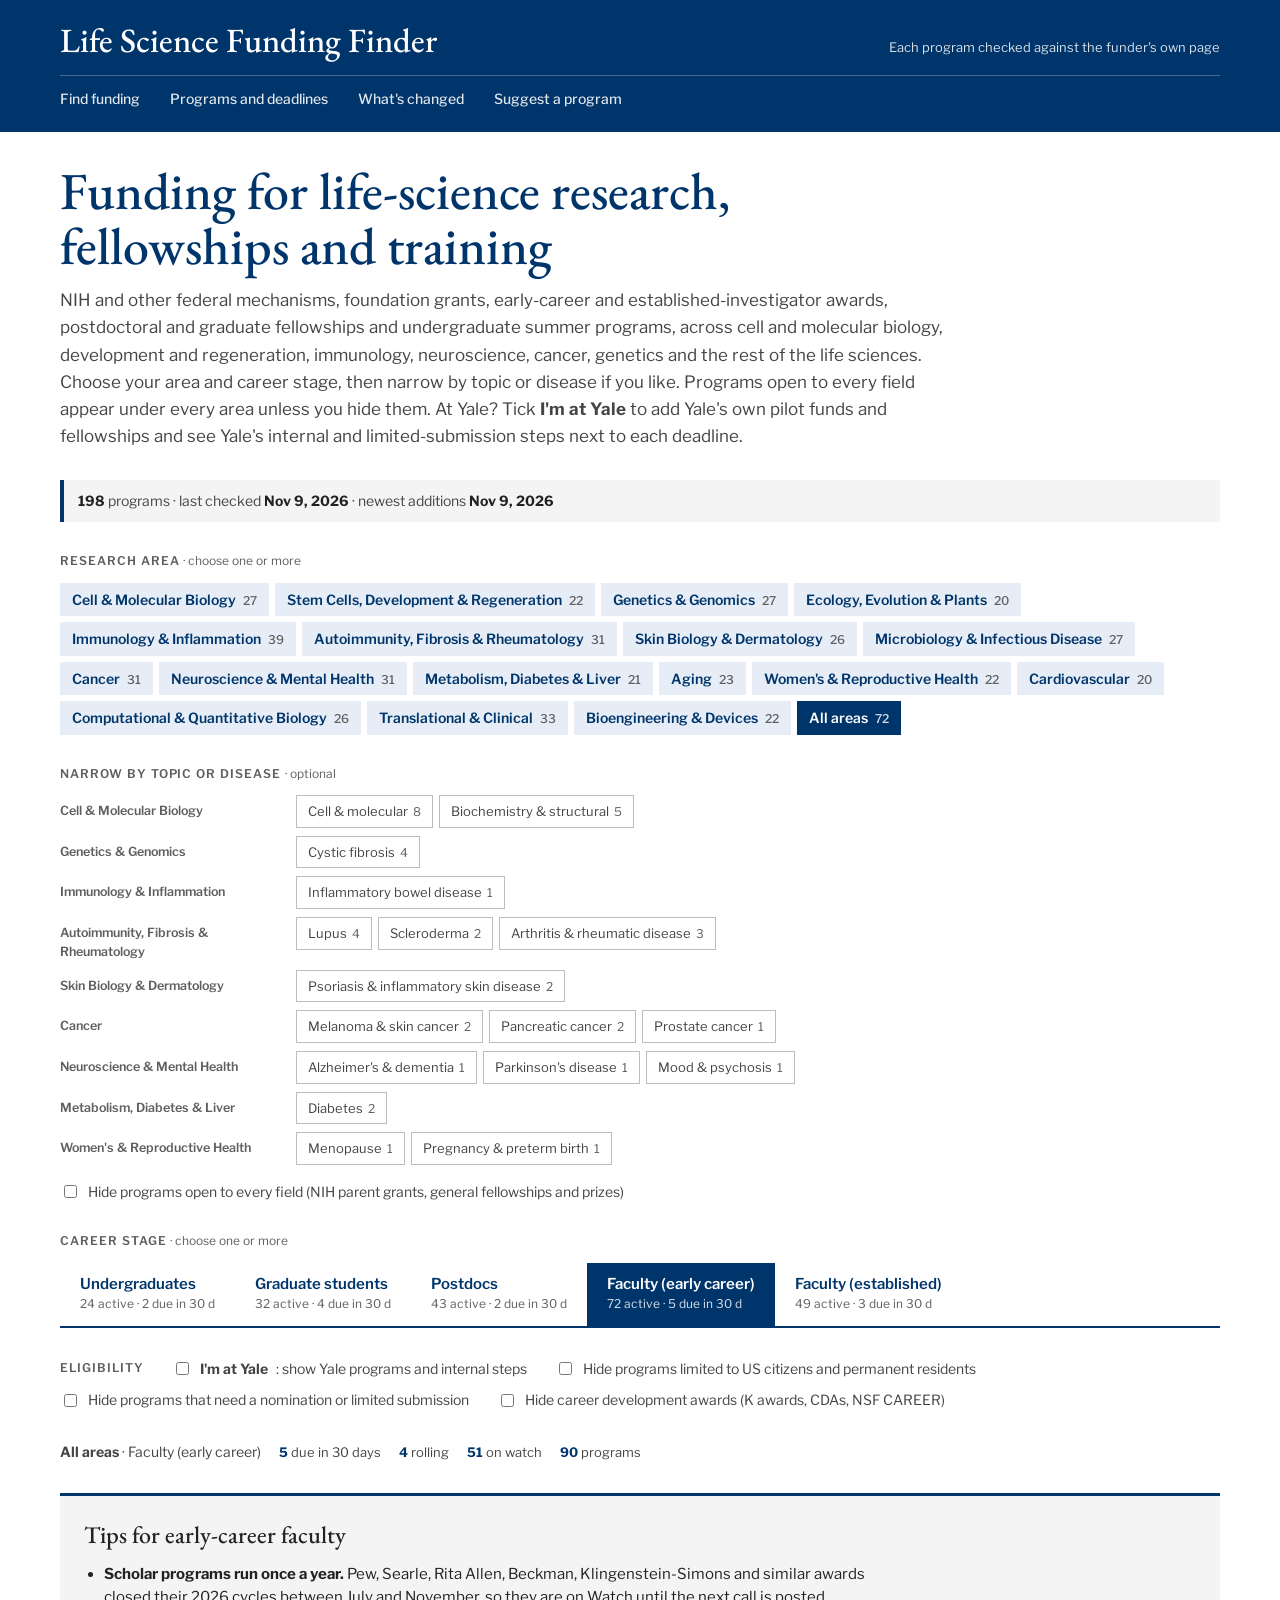
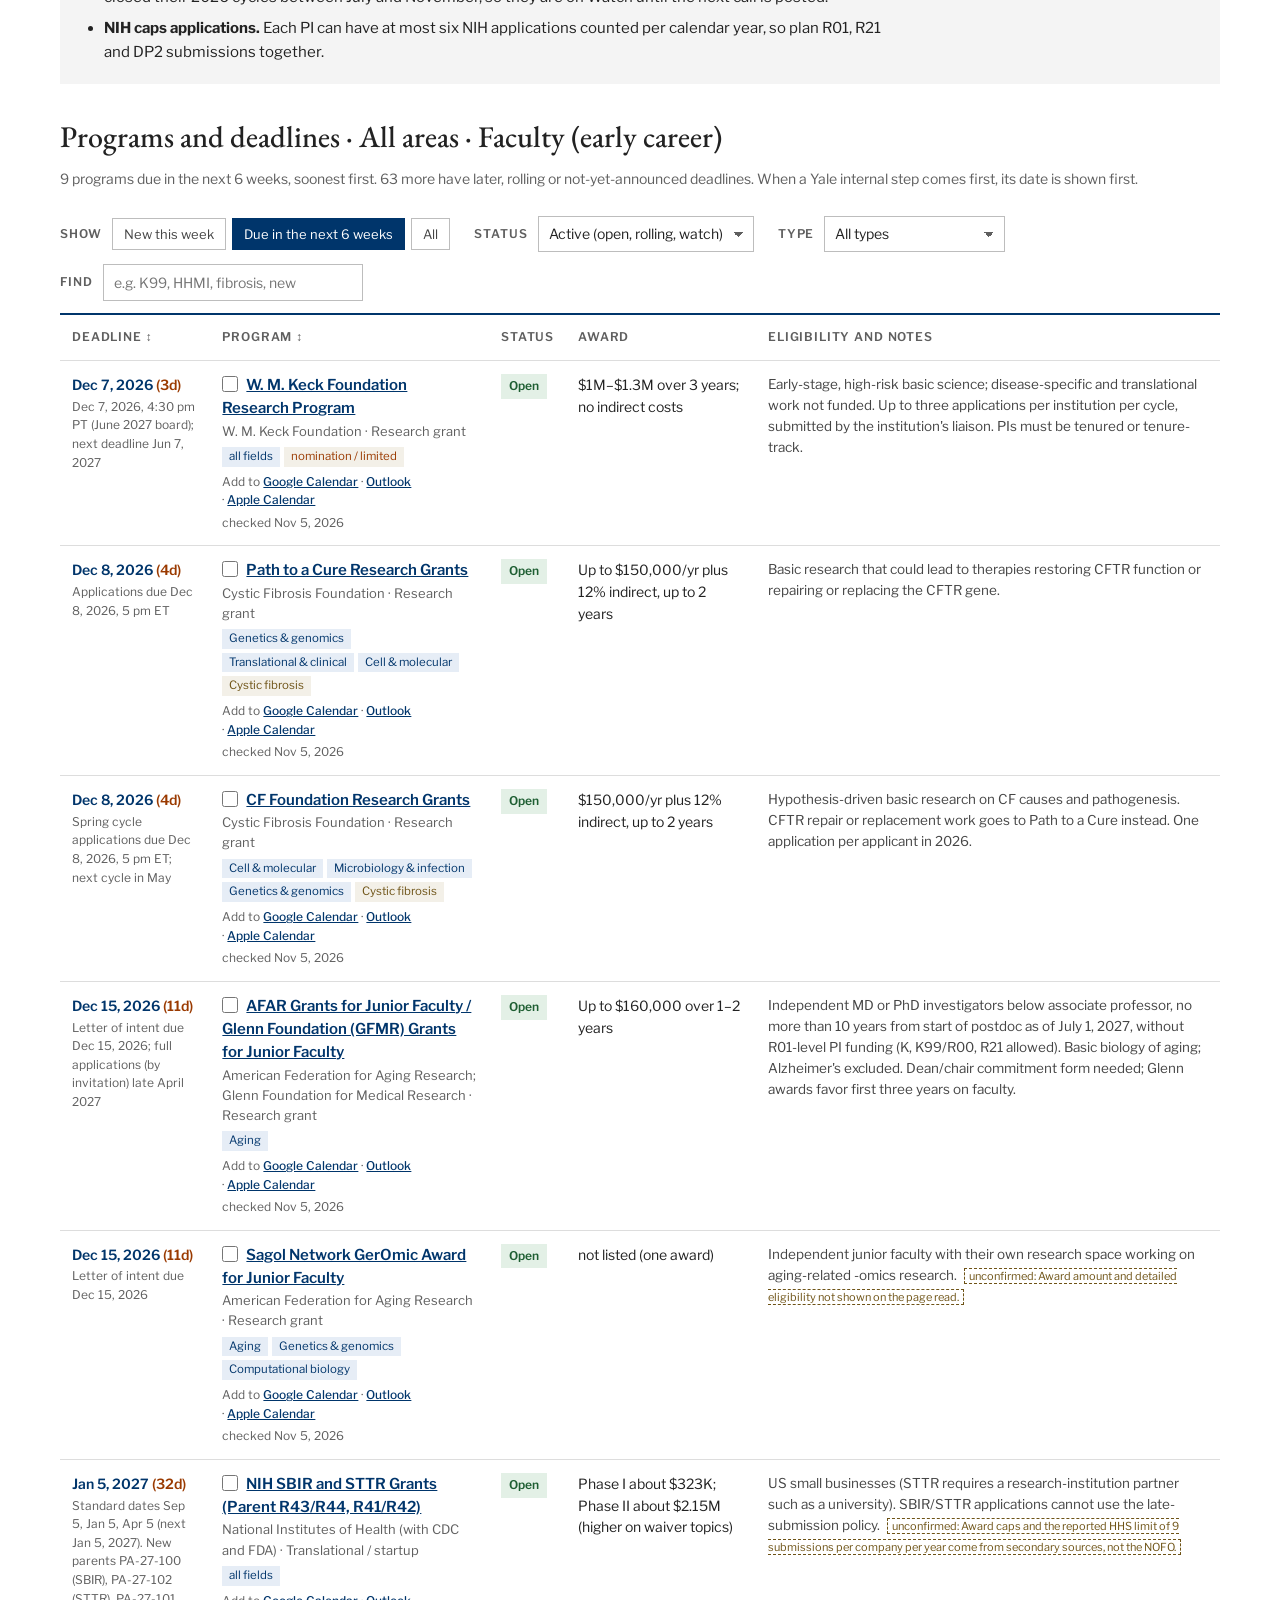
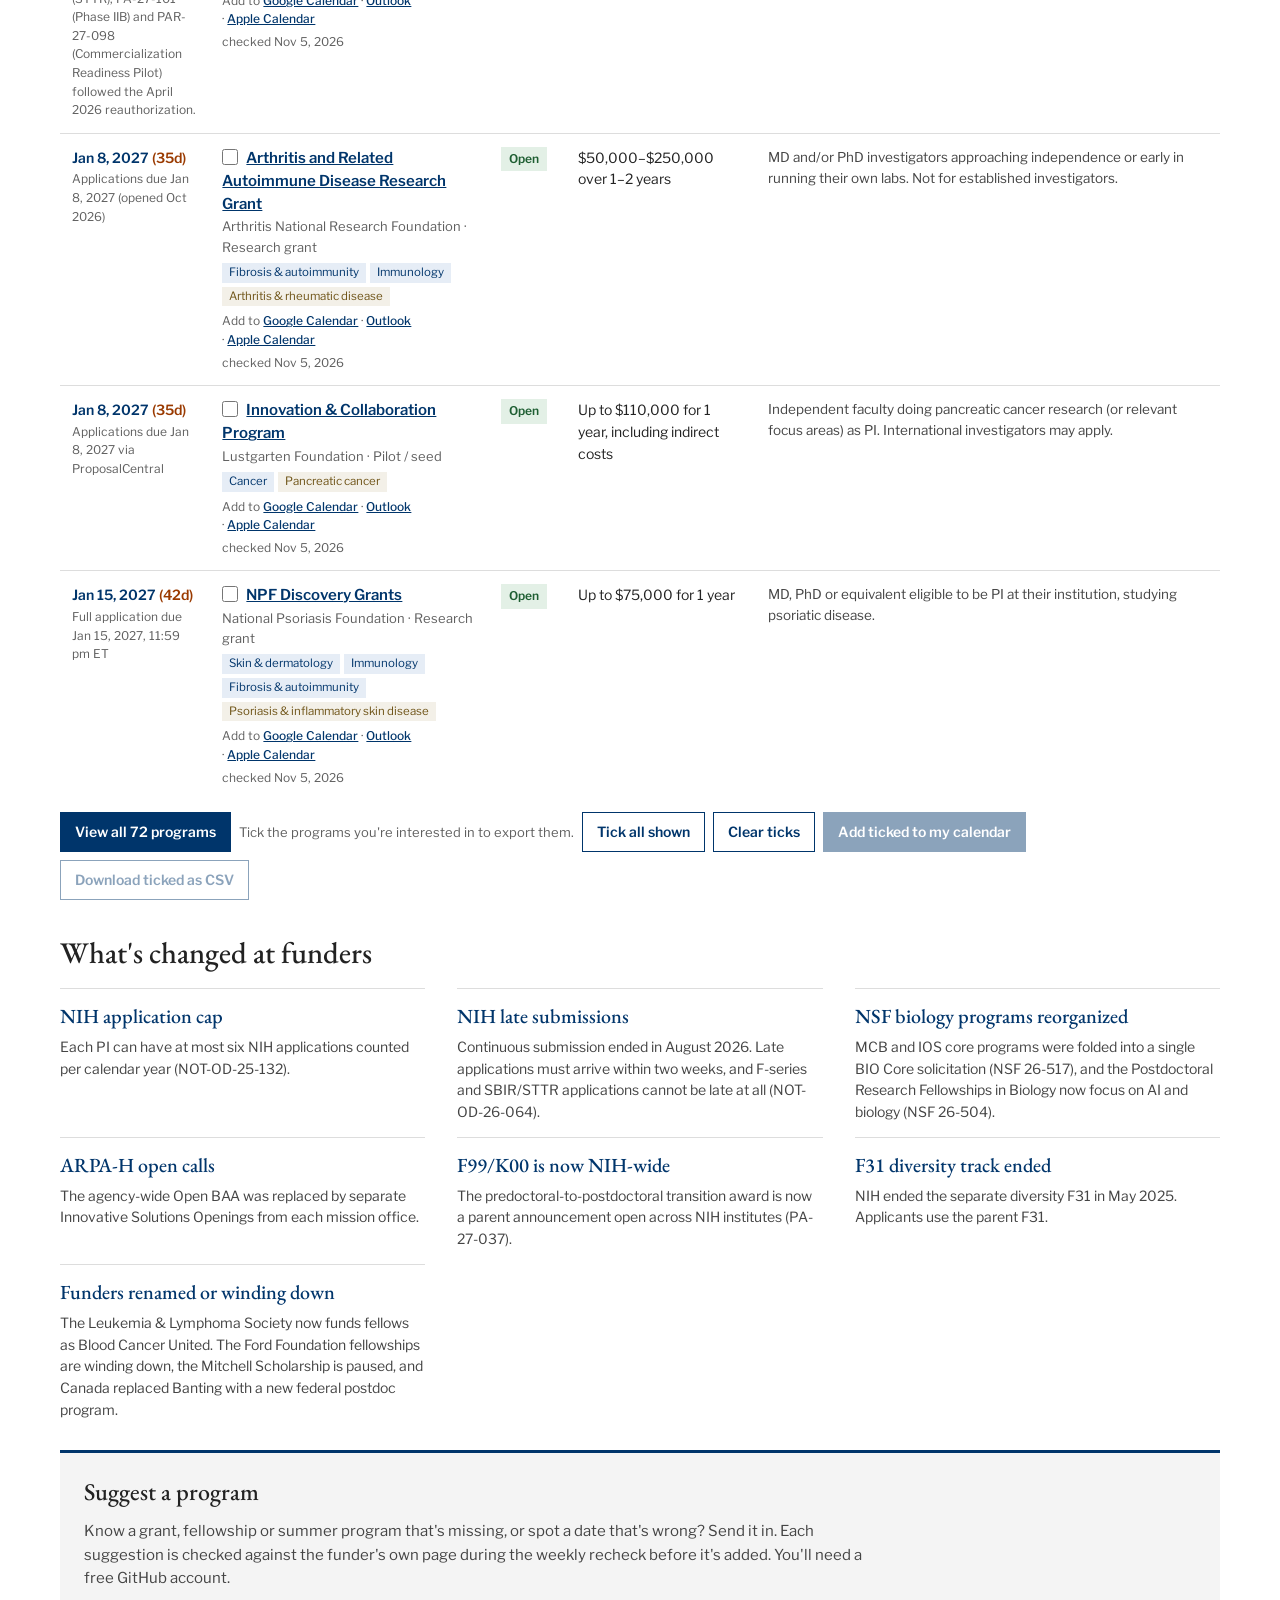
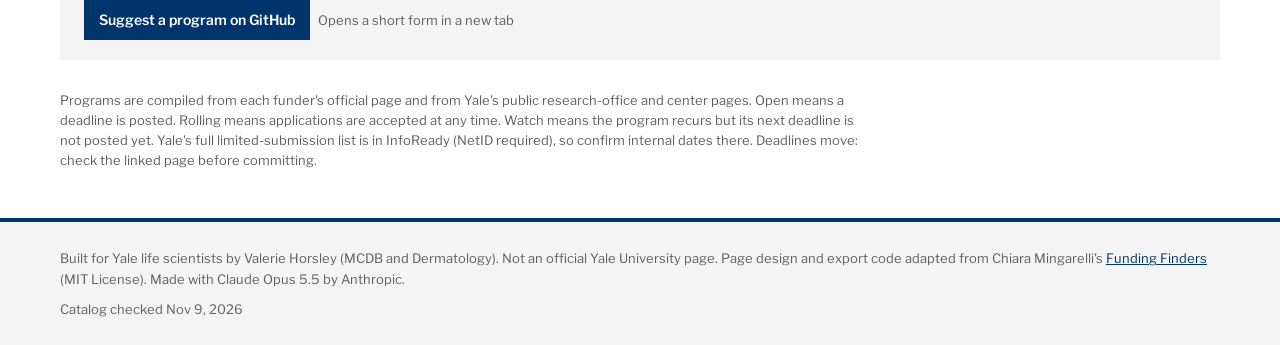
<file: index.html>
<!doctype html>
<html lang="en">
<head>
<meta charset="utf-8">
<meta name="viewport" content="width=device-width,initial-scale=1">
<title>Life Science Funding Finder</title>
<meta name="description" content="Grants, fellowships, career awards, pilot funds and student programs for Yale life scientists, with Yale internal and limited-submission steps.">
</head>
<body>
<link rel="preconnect" href="https://fonts.googleapis.com">
<link rel="preconnect" href="https://fonts.gstatic.com" crossorigin>
<link rel="stylesheet" href="https://fonts.googleapis.com/css2?family=EB+Garamond:wght@400;500;600&family=Libre+Franklin:wght@400;500;600;700&display=swap">
<style>
[hidden]{display:none!important}
:root{
  color-scheme:light dark;
  --bg:#FFFFFF; --surface:#FFFFFF; --surface-2:#F4F4F4; --ink:#222222; --ink-2:#444444; --ink-3:#5F5F5F;
  --line:#DDDDDD; --line-2:#BDBDBD; --accent:#00356B; --accent-2:#286DC0; --accent-ink:#FFFFFF; --accent-soft:#E6EDF6;
  --hot:#9A3A00; --warm:#6E5316; --warm-soft:#F3F0E8; --ok:#1E5E32; --ok-soft:#E3F0E6; --mute-soft:#EFEFEF; --new:#1F7A4D; --site:#00356B;
  --display:"EB Garamond",Garamond,Georgia,"Times New Roman",serif;
  --body:"Libre Franklin","Helvetica Neue",Helvetica,Arial,sans-serif;
  --mono:"Libre Franklin","Helvetica Neue",Helvetica,Arial,sans-serif;
}
*{box-sizing:border-box}
body{background:var(--bg);color:var(--ink);font-family:var(--body);font-size:15px;line-height:1.55;margin:0;padding:0;font-variant-numeric:tabular-nums}
.site{background:var(--site);color:#fff}
.site-in{max-width:1200px;margin:0 auto;padding-left:max(20px,env(safe-area-inset-left,0px));padding-right:max(20px,env(safe-area-inset-right,0px));padding-block:22px 0;display:flex;flex-direction:column;gap:16px}
.site-top{display:flex;justify-content:space-between;align-items:baseline;gap:12px;flex-wrap:wrap}
.site-kicker{font-size:13px;letter-spacing:.08em;text-transform:uppercase;opacity:.85}
.site-title{font-family:var(--display);font-size:34px;font-weight:500;line-height:1.1}
.site-meta{font-size:13px;opacity:.85}
.site nav{display:flex;gap:4px 30px;flex-wrap:wrap;font-size:14px;font-weight:500;border-top:1px solid rgba(255,255,255,.25);padding-block:12px}
.site nav a{color:#fff;text-decoration:none;opacity:.88;padding-bottom:8px;border-bottom:2px solid transparent}
.site nav a:hover,.site nav a:focus-visible{opacity:1;border-bottom-color:#fff}
.site nav a:focus-visible{outline:2px solid #fff;outline-offset:3px}
.wrap{max-width:1200px;margin:0 auto;padding-left:max(20px,env(safe-area-inset-left,0px));padding-right:max(20px,env(safe-area-inset-right,0px));padding-block:32px 0;display:flex;flex-direction:column;gap:30px}
a{color:var(--accent)} a:hover{color:var(--accent-2)}
a:focus-visible,button:focus-visible,input:focus-visible,select:focus-visible,textarea:focus-visible{outline:2px solid var(--accent-2);outline-offset:2px}
h1,h2,h3{font-family:var(--display);text-wrap:balance;margin:0;font-weight:500}
h1{font-size:clamp(34px,5vw,52px);line-height:1.05;color:var(--accent)}
h2{font-size:30px;color:var(--ink)}
h3{font-size:20px}
header{display:flex;flex-direction:column;gap:14px}
header p{margin:0;color:var(--ink-2);max-width:76ch;font-size:17px;line-height:1.6}
section{display:flex;flex-direction:column;gap:12px}
.steplbl{font-size:12px;font-weight:600;letter-spacing:.08em;text-transform:uppercase;color:var(--ink-3)}
.banner{display:flex;flex-wrap:wrap;gap:6px 16px;align-items:baseline;font-size:14px;color:var(--ink-2);background:var(--surface-2);border-left:4px solid var(--accent);padding:10px 14px}
.banner b{color:var(--ink)}
.banner.warn{border-left-color:var(--warm);background:var(--warm-soft)}











.stages{display:flex;flex-wrap:wrap;border-bottom:2px solid var(--accent)}
.stage{font:inherit;cursor:pointer;background:transparent;border:0;padding:12px 20px;text-align:left;color:var(--accent);display:flex;flex-direction:column;gap:2px}
.stage:hover{background:var(--accent-soft)}
.stage .sn{font-size:15px;font-weight:600;line-height:1.2}
.stage .sc{font-size:12px;color:var(--ink-3);font-weight:400}
.stage[aria-pressed="true"]{background:var(--accent);color:#fff}
.stage[aria-pressed="true"] .sc{color:#fff;opacity:.85}

.elig{display:flex;flex-wrap:wrap;gap:10px 28px;align-items:center;font-size:14px;color:var(--ink-2)}
.elig label{display:flex;gap:8px;align-items:center;cursor:pointer}
.ptype{display:grid;grid-template-columns:repeat(auto-fit,minmax(190px,1fr));gap:8px}
.ptbtn{font:inherit;text-align:left;padding:10px 12px;border:1px solid var(--line-2);background:var(--surface);color:var(--ink);cursor:pointer;display:flex;flex-direction:column;gap:2px;border-radius:0}
.ptbtn:hover{border-color:var(--accent)}
.ptbtn .pn{font-weight:600;font-size:14px}
.ptbtn .pd{font-size:12.5px;color:var(--ink-3)}
.ptbtn .fc{font-size:12px;font-weight:400;color:var(--ink-3);margin-left:4px}
.ptbtn[aria-pressed="true"] .fc{color:#fff;opacity:.85}
.ptbtn[aria-pressed="true"]{background:var(--accent);border-color:var(--accent);color:#fff}
.ptbtn[aria-pressed="true"] .pd{color:#dfe8f3}
.context{font-size:14px;color:var(--ink-2);display:flex;flex-wrap:wrap;gap:8px 18px;align-items:center}
.stat{font-size:13px;color:var(--ink-2)}
.stat b{color:var(--accent);font-weight:700}

.d-hot{color:var(--hot)} .d-warm{color:var(--hot)} .d-cool{color:var(--ink-3)}
.btn{font:inherit;font-size:14px;font-weight:600;background:var(--surface);border:1px solid var(--accent);border-radius:0;padding:8px 14px;color:var(--accent);cursor:pointer}
.btn:hover{background:var(--accent-soft)}
.btn.primary{background:var(--accent);border-color:var(--accent);color:#fff}
.btn:disabled{opacity:.5;cursor:default}

.panel{background:var(--surface-2);border:0;border-top:3px solid var(--accent);padding:20px 24px;display:flex;flex-direction:column;gap:10px}
.panel h2{font-size:24px}
.panel ul{margin:0;padding-left:20px;display:flex;flex-direction:column;gap:8px}
.panel li{max-width:80ch}
.panel p{margin:0;color:var(--ink-2);max-width:80ch}

.controls{display:flex;flex-wrap:wrap;gap:12px 24px;align-items:center}
.chips{display:flex;flex-wrap:wrap;gap:6px;align-items:center}
.chips .lbl{font-size:12px;font-weight:600;color:var(--ink-3);text-transform:uppercase;letter-spacing:.08em;margin-right:4px}
.chip{font:inherit;font-size:13px;padding:5px 11px;border-radius:0;border:1px solid var(--line-2);background:var(--surface);color:var(--ink-2);cursor:pointer}
.chip:hover{border-color:var(--accent)}
.chip[aria-pressed="true"]{background:var(--accent);color:#fff;border-color:var(--accent)}
.sel{font:inherit;font-size:14px;padding:6px 30px 6px 10px;border-radius:0;border:1px solid var(--line-2);background-color:var(--surface);color:var(--ink);max-width:100%;cursor:pointer;appearance:none;-webkit-appearance:none;background-image:linear-gradient(45deg,transparent 50%,var(--ink-3) 50%),linear-gradient(135deg,var(--ink-3) 50%,transparent 50%);background-position:calc(100% - 15px) 52%,calc(100% - 10px) 52%;background-size:5px 5px,5px 5px;background-repeat:no-repeat}
.sel:focus-visible{outline:2px solid var(--accent);outline-offset:1px}
.search{font:inherit;font-size:14px;padding:7px 10px;border-radius:0;border:1px solid var(--line-2);background:var(--surface);color:var(--ink);width:260px;max-width:100%}

.tablebox{overflow-x:auto;background:var(--surface);border-top:2px solid var(--accent)}
table{border-collapse:collapse;width:100%;min-width:980px;font-size:14px}
th,td{text-align:left;vertical-align:top;padding:13px 12px;border-bottom:1px solid var(--line)}
th{font-weight:600;font-size:12px;letter-spacing:.07em;text-transform:uppercase;color:var(--ink-3);background:var(--surface)}
th button{all:unset;cursor:pointer}
tr:last-child td{border-bottom:none}
td.dl{font-weight:600;color:var(--accent);white-space:nowrap;min-width:140px}
td.dl small{display:block;color:var(--ink-3);white-space:normal;max-width:22ch;font-weight:400;font-size:12px;margin-top:2px}
td.dl .yd{display:block;margin-top:8px;padding:5px 8px;background:var(--warm-soft);color:var(--warm);white-space:normal;font-weight:500;font-size:12px;max-width:24ch}
.pname{font-weight:600;font-size:15px}
.funder{color:var(--ink-3);font-size:13px}
.tags{display:flex;flex-wrap:wrap;gap:4px;margin-top:6px}
.tag{font-size:11.5px;color:var(--accent);background:var(--accent-soft);padding:1px 7px}
.tag.flag{color:var(--hot);background:var(--warm-soft)}
.tag.new{color:#fff;background:var(--new);font-weight:600}
.meta{font-size:12px;color:var(--ink-3);margin-top:6px;display:flex;flex-wrap:wrap;gap:4px 10px}
.note{color:var(--ink-2);font-size:13.5px}
.pill{display:inline-block;font-size:12px;font-weight:600;padding:3px 8px;white-space:nowrap}
.s-open{background:var(--ok-soft);color:var(--ok)}
.s-rolling{background:var(--accent-soft);color:var(--accent)}
.s-watch{background:var(--mute-soft);color:var(--ink-2)}
.s-closed{background:var(--mute-soft);color:var(--ink-3);text-decoration:line-through}
.unv{font-size:11px;color:var(--warm);border:1px dashed var(--warm);padding:0 4px;margin-left:4px}
.rowact{display:flex;flex-direction:column;gap:6px;min-width:130px}
#allSec .sub{margin:-4px 0 14px;color:var(--ink-3);font-size:14px}
td.dl .ext{display:block;color:var(--ink-2);font-weight:500;font-size:12.5px;margin-top:4px;white-space:normal}
td.dl .ylab{display:inline-block;font-size:11.5px;font-weight:600;padding:1px 6px;background:var(--warm-soft);color:var(--warm);margin-left:4px}
@media (max-width:720px){
  .tablebox{overflow:visible;border-top:2px solid var(--accent)}
  table{min-width:0}
  thead{display:none}
  tbody,tr,td{display:block;width:auto}
  tr{padding:14px 2px;border-bottom:1px solid var(--line);display:flex;flex-direction:column}
  tr td:nth-child(2){order:-1;margin-bottom:6px}
  td{border:none;padding:3px 0;min-width:0!important}
  td.dl{white-space:normal}
  td.dl small,td.dl .yd{max-width:none}
  td[data-l]::before{content:attr(data-l);display:block;font-size:11px;font-weight:600;letter-spacing:.07em;text-transform:uppercase;color:var(--ink-3);margin-top:6px}
  td[data-l=""]::before{display:none}
  .rowact{flex-direction:row;flex-wrap:wrap;min-width:0;margin-top:8px}
}
.mini{font:inherit;font-size:12.5px;padding:4px 8px;border-radius:0;border:1px solid var(--line-2);background:var(--surface);color:var(--ink-2);cursor:pointer;text-align:left}
.mini:hover{border-color:var(--accent)}
.mini[aria-pressed="true"]{background:var(--accent-soft);border-color:var(--accent);color:var(--accent)}
.empty{padding:24px 0;color:var(--ink-3)}

.changes{display:grid;grid-template-columns:repeat(auto-fit,minmax(300px,1fr));gap:14px 32px;margin:0;padding:0;list-style:none}
.changes li{border-top:1px solid var(--line);padding-top:12px;color:var(--ink-2);font-size:14px}
.changes li b{color:var(--accent);display:block;font-family:var(--display);font-size:20px;font-weight:500;margin-bottom:4px}

.form{display:grid;grid-template-columns:repeat(auto-fit,minmax(220px,1fr));gap:10px 14px}
.form label{display:flex;flex-direction:column;gap:4px;font-size:13px;color:var(--ink-2)}
.form input,.form select,.form textarea{font:inherit;font-size:14px;padding:7px 9px;border:1px solid var(--line-2);border-radius:0;background:var(--surface);color:var(--ink)}
.form textarea{min-height:64px;resize:vertical}
.form .wide{grid-column:1/-1}
.formrow{display:flex;gap:8px;align-items:center;flex-wrap:wrap}
.msg{font-size:13px;color:var(--ink-3)}
.coord{border-top-color:var(--accent-2)}
.ctabs{display:flex;gap:6px;flex-wrap:wrap}
.clist{display:flex;flex-direction:column;gap:8px}
.citem{background:var(--surface);border:1px solid var(--line);padding:10px 12px;display:flex;flex-direction:column;gap:4px}
.citem .who{font-size:13px;color:var(--ink-2)}
dialog{border:1px solid var(--line);border-top:4px solid var(--accent);border-radius:0;background:var(--surface);color:var(--ink);padding:20px 22px;max-width:min(760px,calc(100vw - 32px));width:100%}
dialog::backdrop{background:rgba(0,20,45,.45)}
.site-foot{margin-top:48px;background:var(--surface-2);border-top:4px solid var(--accent)}
.site-foot-in{max-width:1200px;margin:0 auto;padding-left:max(20px,env(safe-area-inset-left,0px));padding-right:max(20px,env(safe-area-inset-right,0px));padding-block:26px;display:flex;flex-wrap:wrap;justify-content:space-between;gap:10px 24px;font-size:13px;color:var(--ink-3)}
footer#foot{font-size:13px;color:var(--ink-3);max-width:90ch}

.pickbox{width:16px;height:16px;margin:0 8px 0 0;vertical-align:-2px;accent-color:var(--accent);cursor:pointer}
.btn:disabled{opacity:.45;cursor:default}
.cal{font-size:12px;color:var(--ink-3);white-space:nowrap}.cal a{font-weight:500}

@media (prefers-color-scheme:dark){:root:not([data-theme="light"]){--bg:#14171C; --surface:#1B1F26; --surface-2:#222831; --ink:#ECEEF2; --ink-2:#C9CED6; --ink-3:#9BA3AF;
  --line:#2F3641; --line-2:#475061; --accent:#8DB4E8; --accent-2:#B3CEF2; --accent-ink:#0E1A2B; --accent-soft:#1E2B3D;
  --hot:#F0A070; --warm:#E3C47A; --warm-soft:#2E281A; --ok:#86D19C; --ok-soft:#18301F; --mute-soft:#2A2F38; --new:#2E8F5F; --site:#0B2747;}}
:root[data-theme="dark"]{--bg:#14171C; --surface:#1B1F26; --surface-2:#222831; --ink:#ECEEF2; --ink-2:#C9CED6; --ink-3:#9BA3AF;
  --line:#2F3641; --line-2:#475061; --accent:#8DB4E8; --accent-2:#B3CEF2; --accent-ink:#0E1A2B; --accent-soft:#1E2B3D;
  --hot:#F0A070; --warm:#E3C47A; --warm-soft:#2E281A; --ok:#86D19C; --ok-soft:#18301F; --mute-soft:#2A2F38; --new:#2E8F5F; --site:#0B2747;}
.stage[aria-pressed="true"],.chip[aria-pressed="true"],.ptbtn[aria-pressed="true"],.btn.primary{color:var(--accent-ink)}
.site,.site a{color:#fff}
header p{color:var(--ink-2)}
a.btn{display:inline-block;text-decoration:none}a.btn.primary,a.btn.primary:hover{color:var(--accent-ink)}
.steplbl .hint{text-transform:none;letter-spacing:0;font-weight:400;color:var(--ink-3)}
#notes h2+ul+h2{margin-top:18px}

.topics{display:flex;flex-direction:column;gap:8px}
.tgroup{display:grid;grid-template-columns:1fr;gap:6px}
.tchips{display:flex;flex-wrap:wrap;gap:6px}
.tlbl{font-size:12.5px;font-weight:600;color:var(--ink-3)}
@media (min-width:900px){.tgroup{grid-template-columns:250px 1fr;align-items:start}.tlbl{padding-top:6px}}
.chip .cn{color:var(--ink-3);font-size:12px;margin-left:2px}
.chip[aria-pressed="true"] .cn{color:inherit;opacity:.85}
.tgen{display:flex;gap:8px;align-items:center;font-size:14px;color:var(--ink-2);cursor:pointer;margin-top:4px}
.tag.topic{background:var(--warm-soft);color:var(--warm)}
.fields{display:flex;flex-wrap:wrap;gap:6px}
.fbtn{font:inherit;cursor:pointer;display:inline-flex;align-items:baseline;gap:7px;background:var(--accent-soft);color:var(--accent);border:1px solid transparent;border-radius:0;padding:7px 11px;font-size:14px;font-weight:600;line-height:1.25;text-align:left;transition:background .12s,border-color .12s}
.fbtn:hover{background:var(--surface);border-color:var(--accent)}
.fbtn .fc{font-size:12px;font-weight:500;color:var(--ink-3);font-variant-numeric:tabular-nums}
.fbtn.x{border-color:var(--accent)}
.fbtn[aria-pressed="true"]{background:var(--accent);color:var(--accent-ink,#fff);border-color:var(--accent)}
.fbtn[aria-pressed="true"] .fc{color:var(--accent-ink,#fff);opacity:.85}
.fbtn:focus-visible{outline:2px solid var(--accent);outline-offset:2px}
@media (min-width:900px){.tgroup{grid-template-columns:230px 1fr}}

</style>

<div class="site">
  <div class="site-in">
    <div class="site-top">
      <span class="site-title">Life Science Funding Finder</span>
      <span class="site-meta">Each program checked against the funder's own page</span>
    </div>
    <nav aria-label="Page sections">
      <a href="#find">Find funding</a>
      <a href="#allSec">Programs and deadlines</a>
      <a href="#changedSec">What's changed</a>
      <a href="#suggestSec">Suggest a program</a>
    </nav>
  </div>
</div>
<div class="wrap">
  <header id="find">
    <h1>Funding for life-science research, fellowships and training</h1>
    <p>NIH and other federal mechanisms, foundation grants, early-career and established-investigator awards, postdoctoral and graduate fellowships and undergraduate summer programs, across cell and molecular biology, development and regeneration, immunology, neuroscience, cancer, genetics and the rest of the life sciences. Choose your area and career stage, then narrow by topic or disease if you like. Programs open to every field appear under every area unless you hide them. At Yale? Tick <b>I'm at Yale</b> to add Yale's own pilot funds and fellowships and see Yale's internal and limited-submission steps next to each deadline.</p>
  </header>

  <div class="banner" id="banner">Loading the program list…</div>

  <section>
    <span class="steplbl">Research area <span class="hint">· choose one or more</span></span>
    <div class="fields" id="fields"></div>
  </section>

  <section>
    <span class="steplbl">Narrow by topic or disease <span class="hint">· optional</span></span>
    <div id="topics" class="topics"></div>
    <label class="tgen"><input type="checkbox" id="noAll"> Hide programs open to every field (NIH parent grants, general fellowships and prizes)</label>
  </section>

  <section>
    <span class="steplbl">Career stage <span class="hint">· choose one or more</span></span>
    <nav class="stages" id="stages" aria-label="Career stage"></nav>
  </section>

  <div class="elig">
    <span class="steplbl">Eligibility</span>
    <label><input type="checkbox" id="atYale"> <b>I'm at Yale</b>: show Yale programs and internal steps</label>
    <label><input type="checkbox" id="noUS"> Hide programs limited to US citizens and permanent residents</label>
    <label><input type="checkbox" id="noNom"> Hide programs that need a nomination or limited submission</label>
    <label><input type="checkbox" id="noCD"> Hide career development awards (K awards, CDAs, NSF CAREER)</label>
  </div>

  <div class="context" id="context"></div>

  <div class="panel" id="notes"></div>

  <section id="allSec">
    <h2 id="allTitle">Programs and deadlines</h2>
    <p class="sub" id="allSub"></p>
    <div class="controls">
      <div class="chips" id="dueChips"></div>
      <div class="chips" id="statusChips"></div>
      <div class="chips" id="catChips"></div>
      <label class="chips"><span class="lbl">Find</span><input id="q" class="search" type="search" placeholder="e.g. K99, HHMI, fibrosis, new"></label>
    </div>
    <div class="tablebox">
      <table>
        <thead><tr>
          <th><button data-sort="deadline">Deadline ↕</button></th>
          <th><button data-sort="name">Program ↕</button></th>
          <th>Status</th>
          <th>Award</th>
          <th>Eligibility and notes</th>
        </tr></thead>
        <tbody id="rows"></tbody>
      </table>
    </div>
    <div class="formrow"><button class="btn primary" id="viewAllBtn" hidden></button><span class="msg" id="pickCount"></span><button class="btn" id="pickAllBtn" type="button">Tick all shown</button><button class="btn" id="pickClearBtn" type="button">Clear ticks</button><button class="btn primary" id="icsBtn" type="button">Add ticked to my calendar</button><button class="btn" id="csvBtn" type="button">Download ticked as CSV</button><span class="msg" id="csvMsg"></span></div>
  </section>

  <section id="changedSec">
    <h2>What's changed at funders</h2>
    <ul class="changes" id="changes"></ul>
  </section>

  <section class="panel" id="suggestSec">
    <h2>Suggest a program</h2>
    <p>Know a grant, fellowship or summer program that's missing, or spot a date that's wrong? Send it in. Each suggestion is checked against the funder's own page during the weekly recheck before it's added. You'll need a free GitHub account.</p>
    <div class="formrow"><a class="btn primary" href="https://github.com/vhorsley/horsley-life-science-funding-finder/issues/new?template=suggest-program.yml" target="_blank" rel="noopener">Suggest a program on GitHub</a><span class="msg">Opens a short form in a new tab</span></div>
  </section>

  <footer id="foot">Programs are compiled from each funder's official page and from Yale's public research-office and center pages. Open means a deadline is posted. Rolling means applications are accepted at any time. Watch means the program recurs but its next deadline is not posted yet. Yale's full limited-submission list is in InfoReady (NetID required), so confirm internal dates there. Deadlines move: check the linked page before committing.</footer>
</div>
<div class="site-foot"><div class="site-foot-in"><span>Built for Yale life scientists by Valerie Horsley (MCDB and Dermatology). Not an official Yale University page. Page design and export code adapted from Chiara Mingarelli's <a href="https://github.com/ChiaraMingarelli/funding-finders">Funding Finders</a> (MIT License). Made with Claude Opus 5.5 by Anthropic.</span><span id="footDate"></span></div></div>

<!-- SNAPSHOT:START -->
<script id="snapshot" type="application/json">{"programs":[{"id":"aauw-american-doctoral-fellowship","n":"AAUW American Doctoral Fellowship","f":"American Association of University Women","c":"Graduate fellowship","s":"watch","dt":"2027-28 application closed Sep 30, 2026; next portal expected to open around Aug 2027","a":"$25,000 stipend","e":"For women pursuing a first doctoral degree, enrolled full time, who will finish on or after Apr 1, 2028. US citizens, nationals, or permanent residents.","u":"https://aauw.org/resources/programs/fellowships-grants/current-opportunities/american/","fields":["all"],"stages":["gr"],"us":true,"nom":false,"added":"2026-11-05","checked":"2026-11-05","d":null},{"id":"acs-mission-boost","n":"ACS Mission Boost Grant","f":"American Cancer Society","c":"Translational / startup","s":"open","d":"2026-12-01","dt":"Due Dec 1, 2026 and Jun 1 each year","a":"Stage I up to $297,000 over 2 years; Stage II up to $545,000 direct over 18 months","e":"Independent full-time faculty at a US institution at any career stage, moving cancer research toward a product or clinical use. Stage II requires a Stage I award.","u":"https://www.cancer.org/research/we-fund-cancer-research/apply-research-grant/grant-types/mission-boost-grants.html","fields":["cancer","trans"],"stages":["tt","ten"],"us":false,"nom":false,"added":"2026-11-05","checked":"2026-11-05"},{"id":"acs-postdoctoral-fellowship","n":"American Cancer Society Postdoctoral Fellowship","f":"American Cancer Society","c":"Postdoc fellowship","s":"open","d":"2026-12-01","dt":"Deadlines June 1 and Dec 1 each year (next business day if a weekend/holiday)","a":"$66,000/$68,000/$70,000 stipend plus $4,000/yr allowance, up to 3 years","e":"No more than 3 years since terminal doctorate or 3 years of postdoc training at application. US citizens or non-citizens with appropriate visa/immigration status. Cancer research.","u":"https://www.cancer.org/research/we-fund-cancer-research/apply-research-grant/grant-types/postdoctoral-fellowships.html","fields":["cancer"],"stages":["pd"],"us":false,"nom":false,"unv":"Official page lists recurring 'June 1 and December 1' without a year","added":"2026-11-05","checked":"2026-11-05"},{"id":"acs-professor-award","n":"ACS Professor Award","f":"American Cancer Society","c":"Career award","s":"watch","dt":"LOIs accepted Jun 1–Sep 1 each year; full application Dec 1 only if LOI approved. Next LOI window opens Jun 2027","a":"Up to $80,000/yr for 5 years, flexible use","e":"Full professors with 5 to 20 years at that rank and a strong record in cancer research, mentoring and leadership.","u":"https://www.cancer.org/research/we-fund-cancer-research/apply-research-grant/grant-types/research-professor-grants.html","fields":["cancer"],"stages":["ten"],"us":false,"nom":false,"added":"2026-11-05","checked":"2026-11-05","d":null},{"id":"acs-research-scholar-grant","n":"ACS Research Scholar Grants","f":"American Cancer Society","c":"Research grant","s":"open","d":"2026-12-01","dt":"Deadlines June 1 and Dec 1 each year; next is Dec 1, 2026","a":"Up to $215,000/year direct plus 10% indirect, up to 4 years","e":"Independent investigators within 8 years of first independent faculty appointment, at US academic or nonprofit institutions, with no more than one R01-equivalent. Projects must fit an ACS priority area.","u":"https://www.cancer.org/research/we-fund-cancer-research/apply-research-grant/grant-types/research-scholar-grants.html","fields":["cancer"],"stages":["tt"],"us":false,"nom":false,"unv":"Page meta description says $200,000/year; body says $215,000. Citizenship rules not stated on page.","added":"2026-11-05","checked":"2026-11-05"},{"id":"ada-postdoctoral-fellowship","n":"ADA Postdoctoral Fellowship","f":"American Diabetes Association","c":"Postdoc fellowship","s":"watch","dt":"Next call expected Feb 2027 with an end-of-April deadline (2026 cycle due Apr 30, 2026)","a":"Up to $100,588/yr, max $294,084 over 3 years","e":"Doctorate within 5 years and no more than 4 years of postdoc training at submission; US work authorization; US institution. Diabetes research.","u":"https://professional.diabetes.org/content-page/spring-cycle","fields":["metab"],"stages":["pd"],"us":false,"nom":false,"t":["diabetes"],"added":"2026-11-05","checked":"2026-11-05","d":null},{"id":"ada-research-grants","n":"ADA Innovative Basic Science / Clinical or Translational Science Awards","f":"American Diabetes Association","c":"Research grant","s":"watch","dt":"2026 cycle closed (LOI Apr 28, full Jun 24, 2026); next call not yet posted","a":"Basic up to $345K over 3 years; clinical/translational up to $600K over 3 years","e":"Full-time independent faculty at a US nonprofit institution, with permission to work in the US (no citizenship requirement). Basic awards must address diabetes etiology or complications.","u":"https://professional.diabetes.org/research-grants/current-funding-opportunities-type-1-diabetes-rfa","fields":["metab"],"stages":["tt","ten"],"us":false,"nom":false,"t":["diabetes"],"added":"2026-11-05","checked":"2026-11-05","d":null},{"id":"afar-gfmr-discovery-award","n":"Glenn Foundation for Medical Research Discovery Award","f":"AFAR / Glenn Foundation for Medical Research","c":"Research grant","s":"watch","dt":"2026 LOI deadline has passed; next cycle not posted","a":"$555,000 over 3 years (2 awards)","e":"Full-time assistant professor or higher working on the basic biology of aging. Investigators new to aging research are welcome.","u":"https://www.afar.org/funding-opportunities","fields":["aging"],"stages":["tt","ten"],"us":false,"nom":false,"added":"2026-11-05","checked":"2026-11-05","d":null},{"id":"afar-gfmr-junior-faculty","n":"AFAR Grants for Junior Faculty / Glenn Foundation (GFMR) Grants for Junior Faculty","f":"American Federation for Aging Research; Glenn Foundation for Medical Research","c":"Research grant","s":"open","d":"2026-12-15","dt":"Letter of intent due Dec 15, 2026; full applications (by invitation) late April 2027","a":"Up to $160,000 over 1–2 years","e":"Independent MD or PhD investigators below associate professor, no more than 10 years from start of postdoc as of July 1, 2027, without R01-level PI funding (K, K99/R00, R21 allowed). Basic biology of aging; Alzheimer's excluded. Dean/chair commitment form needed; Glenn awards favor first three years on faculty.","u":"https://www.afar.org/grants/afar-research-grants-1","fields":["aging"],"stages":["tt"],"us":false,"nom":false,"added":"2026-11-05","checked":"2026-11-05"},{"id":"afar-sagol-geromic","n":"Sagol Network GerOmic Award for Junior Faculty","f":"American Federation for Aging Research","c":"Research grant","s":"open","d":"2026-12-15","dt":"Letter of intent due Dec 15, 2026","a":"not listed (one award)","e":"Independent junior faculty with their own research space working on aging-related -omics research.","u":"https://www.afar.org/funding-opportunities","fields":["aging","gen","comp"],"stages":["tt"],"us":false,"nom":false,"unv":"Award amount and detailed eligibility not shown on the page read.","added":"2026-11-05","checked":"2026-11-05"},{"id":"aha-career-development-award","n":"AHA Career Development Award","f":"American Heart Association","c":"Career award","s":"open","d":"2026-12-01","dt":"Proposals due Dec 1, 2026, 3 p.m. Central (ProposalCentral opened Oct 1); awards start Apr 1, 2027.","a":"$77,000/yr including 10% indirects, 3 years ($231,000)","e":"Faculty up to assistant professor within 6 years of first faculty appointment (postdocs may apply if appointed by start). Citizens, permanent residents and several visa types (e.g., H-1B, O-1). Must be an AHA Professional Member; K99/R00 and R01 holders not eligible. Cardiovascular and brain health research.","u":"https://professional.heart.org/en/research-programs/aha-funding-opportunities/career-development-award","fields":["cardio","neuro"],"stages":["pd","tt"],"us":false,"nom":false,"cd":true,"unv":"AHA program web page failed to load; details taken from AHA's own 2027 CDA RFP PDF on professional.heart.org.","added":"2026-11-05","checked":"2026-11-05"},{"id":"aha-postdoctoral-fellowship","n":"AHA Postdoctoral Fellowship","f":"American Heart Association","c":"Postdoc fellowship","s":"watch","dt":"Next deadline expected around early Aug 2027 (2027 award proposals were due Aug 5, 2026)","a":"Stipend $63,480-$77,076/yr (by experience) plus $12,200 health insurance and $3,000/yr project support; 1-2 years","e":"Within 5 years of doctorate, no faculty rank, at a US nonprofit; qualifying immigration status (citizen, permanent resident or certain visas). Must be an AHA Professional Member. Cardiovascular and brain health.","u":"https://professional.heart.org/en/research-programs/application-information/postdoctoral-fellowship","fields":["cardio","neuro","metab"],"stages":["pd"],"us":false,"nom":false,"added":"2026-11-05","checked":"2026-11-05","d":null},{"id":"alz-aarfa","n":"Alzheimer's Association Research Fellowship (AARFA)","f":"Alzheimer's Association","c":"Postdoc fellowship","s":"watch","dt":"Next LOI expected mid-2027 (last cycle LOI Aug 14, 2026; full app Oct 20, 2026)","a":"Up to $200,000 total ($180,000 research plus $20,000 dissemination)","e":"Within 10 years of terminal degree at LOI. Alzheimer's disease and dementia research.","u":"https://www.alz.org/research/for_researchers/grants/types-of-grants/aarfa","fields":["neuro","aging"],"stages":["pd"],"us":false,"nom":false,"t":["alzheimers"],"added":"2026-11-05","checked":"2026-11-05","d":null},{"id":"alz-zenith-fellows","n":"Zenith Fellows Award","f":"Alzheimer's Association","c":"Research grant","s":"open","d":"2026-12-01","dt":"LOI due Dec 1, 2026 (Dec 3 for ISTAART members); invited full application Mar 30, 2027","a":"Up to $450,000 over 2–3 years","e":"Associate professor or above with major multi-year grants as PI and an independent lab in Alzheimer's/dementia research. Open to US and international researchers; no clinical trials.","u":"https://www.alz.org/research/for_researchers/grants/types-of-grants/the_zenith_fellows_award_program_-zenith","fields":["neuro","aging"],"stages":["ten"],"us":false,"nom":false,"t":["alzheimers"],"added":"2026-11-05","checked":"2026-11-05"},{"id":"amgen-scholars-us","n":"Amgen Scholars Program (U.S.)","f":"Amgen Foundation","c":"Undergraduate program","s":"open","d":"2027-02-01","dt":"Summer 2027 applications due Feb 1, 2027 (separate application for each host site)","a":"Varies by host site (housing, food, and travel support); symposium costs covered","e":"Summer research at 14 US host sites, including Yale, for sophomores, juniors, and non-graduating seniors with a GPA of 3.2+ who are interested in a PhD or MD-PhD. US citizens or permanent residents.","u":"https://amgenscholars.com/us-program","fields":["all"],"stages":["ug"],"us":true,"nom":false,"added":"2026-11-05","checked":"2026-11-05"},{"id":"anrf-physician-scientist-postdoc","n":"ANRF Postdoctoral Research Fellowship for Physician-Scientists","f":"Arthritis National Research Foundation","c":"Postdoc fellowship","s":"open","d":"2027-01-08","dt":"Opened Oct 1, 2026; due Jan 8, 2027","a":"$50,000-$250,000 over 1-2 years (range across ANRF grants)","e":"MD or MD/PhD physicians in or recently finishing an ACGME rheumatology fellowship; PhD-only applicants not eligible.","u":"https://curearthritis.org/research-grants/","fields":["fib","imm","trans"],"stages":["pd"],"us":false,"nom":false,"t":["arthritis"],"unv":"Fellowship-specific amount not listed","added":"2026-11-05","checked":"2026-11-05"},{"id":"anrf-research-grant","n":"Arthritis and Related Autoimmune Disease Research Grant","f":"Arthritis National Research Foundation","c":"Research grant","s":"open","d":"2027-01-08","dt":"Applications due Jan 8, 2027 (opened Oct 2026)","a":"$50,000–$250,000 over 1–2 years","e":"MD and/or PhD investigators approaching independence or early in running their own labs. Not for established investigators.","u":"https://curearthritis.org/research-grants/","fields":["fib","imm"],"stages":["pd","tt"],"us":false,"nom":false,"t":["arthritis"],"added":"2026-11-05","checked":"2026-11-05"},{"id":"arpa-h-mission-office-iso","n":"ARPA-H Mission Office Innovative Solutions Openings (ISOs)","f":"Advanced Research Projects Agency for Health (ARPA-H)","c":"Research grant","s":"rolling","dt":"Rolling. Send a solution summary first; full proposals only after ARPA-H written feedback. Four office ISOs: Health Science Futures (ARPA-H-SOL-24-104), Proactive Health (-106), Resilient Systems (-103), Scalable Solutions (-105). These replaced the agency-wide Open BAA.","a":"not listed; awards are usually other transaction agreements","e":"Universities, companies and other organizations proposing high-risk, transformative health research outside existing ARPA-H programs. Health Science Futures fits basic biomedical work that removes scientific limits.","u":"https://arpa-h.gov/research-and-funding/mission-office-iso","fields":["all"],"stages":["tt","ten"],"us":false,"nom":false,"unv":"ARPA-H page lists no closing dates; the HSF ISO response date of Mar 6, 2029 (Amendment 3) was seen only on a SAM.gov mirror site.","added":"2026-11-05","checked":"2026-11-05","d":null},{"id":"ascb-cell-bio-travel-grants","n":"ASCB Cell Bio Travel and Familycare Grants","f":"American Society for Cell Biology","c":"Training & travel","s":"watch","dt":"2026 applications closed (Cell Bio 2026 is Dec 12-15, San Diego); next round expected around mid-2027","a":"$500 (general, IFCB, Familycare); EMBO option up to EUR 1,350","e":"For ASCB members attending the annual Cell Bio meeting; EMBO and IFCB options are for trainees outside the US. One grant per applicant.","u":"https://www.ascb.org/grants-awards/travel-grants/","fields":["cell"],"stages":["gr","pd"],"us":false,"nom":false,"added":"2026-11-05","checked":"2026-11-05","d":null},{"id":"bcu-cdp-fellow","n":"Career Development Program: Fellow (formerly LLS)","f":"Blood Cancer United (formerly The Leukemia & Lymphoma Society)","c":"Postdoc fellowship","s":"watch","dt":"Annual cycle; last cycle had eligibility Oct 17, LOI Nov 1, full application Nov 15, 2025","a":"Up to $70,000/yr for 3 years (min. $65,000/yr salary) plus up to $3,600/yr childcare","e":"Postdocs with 3 years or less of postdoctoral training at award start. Research must be directly relevant to blood cancers.","u":"https://bloodcancerunited.org/research/grants/career-development-program-cdp","fields":["cancer"],"stages":["pd"],"us":false,"nom":false,"t":["blood-cancer"],"unv":"2026-2027 cycle dates not posted on official page as of Nov 5, 2026; usual timing (Oct-Nov) may already have passed","added":"2026-11-05","checked":"2026-11-05","d":null},{"id":"bcu-cdp-special-fellow","n":"Career Development Program: Special Fellow (formerly LLS)","f":"Blood Cancer United (formerly The Leukemia & Lymphoma Society)","c":"Postdoc fellowship","s":"watch","dt":"Annual cycle; last cycle had eligibility Oct 17, LOI Nov 1, full application Nov 15, 2025","a":"Up to $75,000/yr for 2-3 years (min. $70,000/yr salary) plus up to $3,600/yr childcare","e":"Postdocs or instructors with 3-5 years of postdoctoral training at award start, still in a mentored blood cancer research position.","u":"https://bloodcancerunited.org/research/grants/career-development-program-cdp","fields":["cancer"],"stages":["pd"],"us":false,"nom":false,"t":["blood-cancer"],"unv":"2026-2027 cycle dates not posted on official page as of Nov 5, 2026","added":"2026-11-05","checked":"2026-11-05","d":null},{"id":"beckman-postdoctoral-fellows","n":"Arnold O. Beckman Postdoctoral Fellowship","f":"Arnold and Mabel Beckman Foundation","c":"Postdoc fellowship","s":"watch","dt":"Portal usually opens June-September; 2027 deadline not posted","a":"$224,000 over 2 years; optional third year $118,000; instrumentation fellows up to $200,000 extra","e":"Chemical sciences or chemical instrumentation (incl. chemical biology). PhD students finishing by May 1, 2027 or postdocs with 18 months or less of postdoc work. US citizens, permanent residents and DACA only.","u":"https://www.beckman-foundation.org/programs/beckman-postdoctoral-fellows/","fields":["struct","bioeng"],"stages":["gr","pd"],"us":true,"nom":false,"added":"2026-11-05","checked":"2026-11-05","d":null},{"id":"beckman-young-investigators","n":"Beckman Young Investigator Program","f":"Arnold and Mabel Beckman Foundation","c":"Career award","s":"watch","dt":"LOI portal generally open June–August each year; exact 2027 LOI date not posted","a":"About $600,000 over 4 years; no indirect costs","e":"Tenure-track faculty within the first four years (2027 program: start after 1/1/2022 and by 7/31/2026), no more than 10 years past terminal degree, and at most $225,000/year in direct external funding. Needs endorsements from the chief academic officer and dean; US citizenship or permanent residency required by interview. No clinical research or single-target drug discovery.","u":"https://beckman-foundation.org/programs/beckman-young-investigator/","fields":["cell","struct","bioeng","comp","neuro","gen"],"stages":["tt"],"us":true,"nom":false,"unv":"Exact LOI deadline for the next cycle not posted.","added":"2026-11-05","checked":"2026-11-05","d":null},{"id":"blavatnik-national-awards","n":"Blavatnik National Awards for Young Scientists","f":"Blavatnik Family Foundation / New York Academy of Sciences","c":"Prize","s":"open","d":"2026-12-02","dt":"Institutional nominations close Dec 2, 2026; letters of support due Dec 16, 2026","a":"$250,000 laureate; $15,000 per finalist","e":"Faculty PIs at invited US institutions born in 1985 or later. Institutions may nominate up to three people (one per category); no self-nominations.","u":"https://www.nyas.org/2027-national-nomination-flyer/","fields":["all"],"stages":["tt","ten"],"us":false,"nom":true,"added":"2026-11-05","checked":"2026-11-05"},{"id":"breakthrough-t1d-advanced-postdoc","n":"Breakthrough T1D Advanced Postdoctoral Fellowship","f":"Breakthrough T1D (formerly JDRF)","c":"Postdoc fellowship","s":"watch","dt":"Next deadline expected early July 2027 (FY27 deadline was July 2, 2026)","a":"not listed","e":"Senior postdocs moving toward independence in type 1 diabetes research.","u":"https://breakthrought1d.org.uk/about-breakthrough-t1d-uk-and-our-impact/our-research/information-for-researchers/current-research-funding-opportunities/international-breakthrough-t1d-funding-opportunities/","fields":["metab","imm"],"stages":["pd"],"us":false,"nom":false,"t":["diabetes"],"unv":"Eligibility and amount not confirmed on official page","added":"2026-11-05","checked":"2026-11-05","d":null},{"id":"breakthrough-t1d-postdoc","n":"Breakthrough T1D Postdoctoral Fellowship","f":"Breakthrough T1D (formerly JDRF)","c":"Postdoc fellowship","s":"watch","dt":"Next deadline expected early July 2027 (FY27 deadline was July 2, 2026)","a":"Stipend by experience plus $5,500/yr research allowance","e":"Doctorate no more than 5 years before application; not in residency. Type 1 diabetes research.","u":"https://www.breakthrought1d.org/wp-content/uploads/2026/04/FY27-PDF-RFA.pdf","fields":["metab","imm"],"stages":["pd"],"us":false,"nom":false,"t":["diabetes"],"added":"2026-11-05","checked":"2026-11-05","d":null},{"id":"brf-seed-grant","n":"Brain Research Foundation Seed Grant","f":"Brain Research Foundation","c":"Pilot / seed","s":"watch","dt":"2027 cycle LOI closed Nov 3, 2026 (full applications by invitation due Mar 4, 2027); next LOI expected around Nov 2027","a":"Up to $100,000 direct over 2 years; no indirect costs","e":"Full-time assistant professors (first priority) or associate professors starting a new direction, at invited US institutions. One LOI per institution, with institutional signature.","u":"https://www.thebrf.org/wp-content/uploads/2026/08/2027-SG-Guidelines.pdf","fields":["neuro"],"stages":["tt"],"us":false,"nom":true,"yale":{"d":null,"t":"Yale may submit one LOI; internal selection via InfoReady.","u":"https://research-support.yale.edu/office-of-sponsored-projects/funding/limited-submissions"},"unv":"Next-cycle dates not posted.","added":"2026-11-05","checked":"2026-11-05","d":null},{"id":"brightfocus-adr-postdoc","n":"BrightFocus Alzheimer's Disease Research Postdoctoral Fellowship","f":"BrightFocus Foundation","c":"Postdoc fellowship","s":"watch","dt":"Next deadline expected Sept 2027 (FY27 proposals due Sept 1, 2026; no LOI)","a":"$200,000 over 2 years","e":"Within 5 years of degree; mentored training in an established lab. Open to US and international researchers.","u":"https://www.brightfocus.org/about/for-scientists/apply-for-a-research-grant/alzheimers-disease-research-request-for-proposals/","fields":["neuro","aging"],"stages":["pd"],"us":false,"nom":false,"t":["alzheimers"],"added":"2026-11-05","checked":"2026-11-05","d":null},{"id":"brightfocus-adr-standard","n":"Alzheimer's Disease Research Standard Award","f":"BrightFocus Foundation","c":"Research grant","s":"watch","dt":"FY27 cycle closed Sep 1, 2026; next RFP expected to open around Jun 2027","a":"$300,000 over up to 3 years","e":"Independent Investigator track is open to people from outside the Alzheimer's field and to those without an R01 on the same topic. US and international applicants.","u":"https://www.brightfocus.org/about/for-scientists/apply-for-a-research-grant/alzheimers-disease-research-request-for-proposals/","fields":["neuro","aging"],"stages":["tt","ten"],"us":false,"nom":false,"t":["alzheimers"],"added":"2026-11-05","checked":"2026-11-05","d":null},{"id":"brightfocus-mdr-standard","n":"Macular Degeneration Research Standard Award","f":"BrightFocus Foundation","c":"Research grant","s":"watch","dt":"Current cycle: invited full proposals due Dec 10, 2026; next open call not posted","a":"$300,000 over up to 2 years","e":"Investigators more than 10 years past their terminal degree working on age-related macular degeneration. US and international applicants.","u":"https://www.brightfocus.org/about/for-scientists/apply-for-a-research-grant/macular-degeneration-research-request-for-proposals/","fields":["neuro","aging"],"stages":["ten"],"us":false,"nom":false,"t":["eye"],"added":"2026-11-05","checked":"2026-11-05","d":null},{"id":"bt1d-islet-stress-cell-loss","n":"Mitigating Stress-related Cell Loss in Islet Replacement Therapy","f":"Breakthrough T1D","c":"Research grant","s":"open","d":"2026-11-19","dt":"Letter of intent due Nov 19, 2026","a":"not listed","e":"Targeted call on protecting transplanted islet or stem-cell-derived beta cells from stress-induced loss.","u":"https://www.breakthrought1d.org/explore-research/funding-opportunities/","fields":["metab","stem","trans"],"stages":["tt","ten"],"us":false,"nom":false,"t":["diabetes"],"unv":"Award size and detailed eligibility are in the call document, which was not reviewed.","added":"2026-11-05","checked":"2026-11-05"},{"id":"bt1d-project-concepts","n":"Project Concepts (Strategic Research Agreements)","f":"Breakthrough T1D","c":"Research grant","s":"open","d":"2027-05-06","dt":"Semi-annual; Round 2 letters of intent due May 6, 2027 (Round 1 closed Nov 5, 2026)","a":"not listed","e":"Concepts must fit Breakthrough T1D's current research strategy. Open to academic investigators worldwide.","u":"https://www.breakthrought1d.org/explore-research/funding-opportunities/","fields":["metab","imm","trans"],"stages":["tt","ten"],"us":false,"nom":false,"t":["diabetes"],"added":"2026-11-05","checked":"2026-11-05"},{"id":"bwf-casi","n":"BWF Career Awards at the Scientific Interface (CASI)","f":"Burroughs Wellcome Fund","c":"Career award","s":"watch","dt":"Next LOI expected mid-Aug 2027 (2027 cycle LOI was Aug 14, 2026; invited full applications due Jan 11, 2027)","a":"$560,000 over 5 years (postdoc to early faculty)","e":"12-60 months of postdoctoral experience; physical/computational/engineering scientists working on biology. US/Canadian citizens, permanent residents, and temporary residents with valid visas.","u":"https://www.bwfund.org/grants/interfaces-in-science/career-awards-at-the-scientific-interface/","fields":["comp","bioeng"],"stages":["pd"],"us":false,"nom":false,"cd":true,"added":"2026-11-05","checked":"2026-11-05","d":null},{"id":"bwf-path","n":"BWF Investigators in the Pathogenesis of Infectious Disease (PATH)","f":"Burroughs Wellcome Fund","c":"Career award","s":"watch","dt":"2027 cycle: LOIs closed Jul 16, 2026; invited full proposals due Nov 12, 2026. Next LOI expected around Jul 2027.","a":"$505,000 over 5 years","e":"Assistant professors with at least 3 years in rank (not associate professors) in the US or Canada; citizens, residents and several visa holders. Research on host-pathogen interplay in infectious disease.","u":"https://www.bwfund.org/grants/infectious-diseases/investigators-in-the-pathogenesis-of-infectious-disease/","fields":["micro","imm"],"stages":["tt"],"us":false,"nom":false,"added":"2026-11-05","checked":"2026-11-05","d":null},{"id":"cdmrp-lrp","n":"Lupus Research Program (LRP)","f":"U.S. Department of Defense, CDMRP","c":"Research grant","s":"watch","dt":"FY26 cycle closed (Idea Award pre-application Jul 29, full Aug 19, 2026). FY27 not yet announced.","a":"FY26 Idea Award up to $300,000 over 2 years (about 5 awards; FY26 program: $10M)","e":"Independent investigators or mentored postdocs with a terminal degree at eligible organizations worldwide; no citizenship limit. One Idea Award application per PI.","u":"https://cdmrp.health.mil/lrp/default","fields":["fib","imm"],"stages":["pd","tt","ten"],"us":false,"nom":false,"t":["lupus"],"added":"2026-11-05","checked":"2026-11-05","d":null},{"id":"cdmrp-prcrp","n":"Peer Reviewed Cancer Research Program (PRCRP)","f":"U.S. Department of Defense, CDMRP","c":"Research grant","s":"watch","dt":"FY26 cycle closed (Idea Award pre-application Jun 26, full Oct 5, 2026). FY27 not yet announced.","a":"Varies; FY26 Idea Award up to $600,000 over 2 years, with an Early Career Investigator option (FY26 program: $165M)","e":"Independent investigators at eligible organizations worldwide. Limited to listed cancer topics; FY26 excluded melanoma and breast, kidney, lung, pancreas, prostate and ovarian cancers.","u":"https://cdmrp.health.mil/prcrp/default","fields":["cancer","trans"],"stages":["tt","ten"],"us":false,"nom":false,"added":"2026-11-05","checked":"2026-11-05","d":null},{"id":"cdmrp-prmrp","n":"Peer Reviewed Medical Research Program (PRMRP)","f":"U.S. Department of Defense, CDMRP","c":"Research grant","s":"watch","dt":"FY26 cycle closed (e.g., Discovery Award pre-application Jul 16, full Jul 30, 2026). No FY27 announcement posted as of Oct 28, 2026; expect pre-announcements in spring-summer 2027 if funded.","a":"Varies by mechanism; FY26 Discovery Award up to $385,000 over 2 years (FY26 program: $370M)","e":"Investigators at any career level at eligible organizations worldwide, no citizenship limit. Must fit a congressionally named topic; FY26 topics included scleroderma, eczema, pulmonary fibrosis, sarcoidosis and other autoimmune conditions. Lupus and wound healing were not FY26 PRMRP topics.","u":"https://cdmrp.health.mil/prmrp/default","fields":["trans","fib","imm","derm"],"stages":["pd","tt","ten"],"us":false,"nom":false,"added":"2026-11-05","checked":"2026-11-05","d":null},{"id":"cff-clinical-pilot-feasibility","n":"Clinical Pilot and Feasibility Award","f":"Cystic Fibrosis Foundation","c":"Pilot / seed","s":"open","d":"2027-03-31","dt":"Fall 2027 cycle: LOI Mar 31, 2027; full application Aug 18, 2027 (Spring 2027 LOI closed Oct 1, 2026)","a":"Up to $80K/yr single-center or $150K/yr multi-center, plus 12% indirect, up to 2 years","e":"Independent investigators doing human-subjects CF research to gather preliminary data for larger trials. Industry-sponsored projects not eligible.","u":"https://www.cff.org/researchers/clinical-pilot-and-feasibility-award","fields":["trans"],"stages":["tt","ten"],"us":false,"nom":false,"t":["cf"],"added":"2026-11-05","checked":"2026-11-05"},{"id":"cff-clinical-research-award","n":"Clinical Research Award","f":"Cystic Fibrosis Foundation","c":"Research grant","s":"watch","dt":"Spring 2027 LOI closed Oct 1, 2026; fall cycle LOI is in March","a":"Up to $150K/yr single-center or $350K/yr multi-center, plus 12% indirect, up to 3 years","e":"Independent investigators doing investigator-initiated clinical, translational or epidemiologic CF research. Must show access to CF patients.","u":"https://www.cff.org/researchers/clinical-research-award","fields":["trans"],"stages":["tt","ten"],"us":false,"nom":false,"t":["cf"],"unv":"Exact Fall 2027 LOI date not shown on the award page; the related pilot award lists Mar 31, 2027.","added":"2026-11-05","checked":"2026-11-05","d":null},{"id":"cff-nih-r01-unfunded","n":"CFF/NIH R01-Unfunded Award","f":"Cystic Fibrosis Foundation","c":"Research grant","s":"open","d":"2026-11-30","dt":"Rolling until Nov 30, 2026, 5 pm ET","a":"Up to $125,000 for 1 year, direct costs only","e":"Bridge funding for a CF-relevant R01 (or equivalent) that scored 1–45 but was not funded and can be resubmitted within a year.","u":"https://www.cff.org/researchers/cffnih-r01-unfunded-award","fields":["cell","micro","gen","trans"],"stages":["tt","ten"],"us":false,"nom":false,"t":["cf"],"added":"2026-11-05","checked":"2026-11-05"},{"id":"cff-ptac-research-grants","n":"Path to a Cure Research Grants","f":"Cystic Fibrosis Foundation","c":"Research grant","s":"open","d":"2026-12-08","dt":"Applications due Dec 8, 2026, 5 pm ET","a":"Up to $150,000/yr plus 12% indirect, up to 2 years","e":"Basic research that could lead to therapies restoring CFTR function or repairing or replacing the CFTR gene.","u":"https://www.cff.org/researchers/path-cure-academic-programs","fields":["gen","trans","cell"],"stages":["tt","ten"],"us":false,"nom":false,"t":["cf"],"added":"2026-11-05","checked":"2026-11-05"},{"id":"cff-research-grants","n":"CF Foundation Research Grants","f":"Cystic Fibrosis Foundation","c":"Research grant","s":"open","d":"2026-12-08","dt":"Spring cycle applications due Dec 8, 2026, 5 pm ET; next cycle in May","a":"$150,000/yr plus 12% indirect, up to 2 years","e":"Hypothesis-driven basic research on CF causes and pathogenesis. CFTR repair or replacement work goes to Path to a Cure instead. One application per applicant in 2026.","u":"https://www.cff.org/researchers/research-grants","fields":["cell","micro","gen"],"stages":["tt","ten"],"us":false,"nom":false,"t":["cf"],"added":"2026-11-05","checked":"2026-11-05"},{"id":"churchill-scholarship","n":"Churchill Scholarship","f":"Winston Churchill Foundation of the United States","c":"Graduate fellowship","s":"watch","dt":"Nomination deadline was Nov 2, 2026 (closed); next expected around early Nov 2027","a":"Over $80,000 (tuition, travel, visa, stipend), plus an optional $4,000 research grant","e":"One year of STEM MPhil/MASt study at Cambridge for US citizens who are seniors or recent graduates (within 12 months) of a participating institution. Each school nominates up to 2 applicants.","u":"https://www.churchillscholarship.org/the-scholarship","fields":["all"],"stages":["ug"],"us":true,"nom":true,"unv":"Did not confirm that Yale is on the participating-institutions list.","added":"2026-11-05","checked":"2026-11-05","d":null},{"id":"cri-irvington-postdoc","n":"CRI Irvington Postdoctoral Fellowship","f":"Cancer Research Institute","c":"Postdoc fellowship","s":"open","d":"2027-03-01","dt":"Due Mar 1, 2027, 11:59 PM ET (deadlines Mar 1 and Sept 1 each year)","a":"$74,000/$76,000/$78,000 stipend over 3 years plus $5,000/yr sponsor allowance","e":"Doctoral degree by activation; ineligible if 5+ years of mentored research experience at activation. No citizenship restrictions. Cancer immunology and immunotherapy.","u":"https://www.cancerresearch.org/cri-irvington-postdoctoral-fellowship","fields":["imm","cancer"],"stages":["gr","pd"],"us":false,"nom":false,"added":"2026-11-05","checked":"2026-11-05"},{"id":"cshl-urp","n":"Cold Spring Harbor Laboratory Undergraduate Research Program (URP)","f":"Cold Spring Harbor Laboratory","c":"Undergraduate program","s":"open","d":"2027-01-15","dt":"Applications and letters due Jan 15, 2027 at 11:59 pm PST; program runs Jun 7 to Aug 7, 2027","a":"$7,000 stipend plus room and board","e":"For sophomores and juniors returning to college; first-year students only in exceptional cases. Students of any nationality may apply if enrolled full time at a US college (or a partner foreign university).","u":"https://cshl.edu/education/undergraduate-research-program","fields":["all"],"stages":["ug"],"us":false,"nom":false,"added":"2026-11-05","checked":"2026-11-05"},{"id":"czbiohub-ny-investigator","n":"CZ Biohub New York Investigator Program","f":"Chan Zuckerberg Biohub New York","c":"Research grant","s":"watch","dt":"Last call closed Dec 9, 2025; next call not posted","a":"$216,000/yr for 3 years ($648K), renewable 2 more years","e":"Faculty at Columbia, Rockefeller or Yale, focused on immune-system research. Awardees attend twice-monthly investigator meetings.","u":"https://www.czbiohub.org/ny/investigator-program/","fields":["imm","bioeng"],"stages":["tt","ten"],"us":false,"nom":false,"added":"2026-11-05","checked":"2026-11-05","d":null},{"id":"czi-science-rfas","n":"CZI Science Requests for Applications","f":"Chan Zuckerberg Initiative","c":"Research grant","s":"watch","dt":"All listed science RFAs are closed; new topic calls are posted irregularly","a":"Varies by call (recent calls $500K–$1M per project)","e":"Topic-specific calls (e.g., imaging, single-cell biology, synthetic immunology) open to nonprofit institutions worldwide.","u":"https://chanzuckerberg.com/science/science-funding/","fields":["cell","imm","comp","bioeng"],"stages":["tt","ten"],"us":false,"nom":false,"added":"2026-11-05","checked":"2026-11-05","d":null},{"id":"damon-runyon-clinical-investigator","n":"Damon Runyon Clinical Investigator Award","f":"Damon Runyon Cancer Research Foundation","c":"Career award","s":"open","d":"2027-01-19","dt":"Applications due Jan 19, 2027, 4:00 pm ET","a":"$600,000 over 3 years; plus up to $100,000 toward medical school debt","e":"Physician-scientists (MD/DO/MD-PhD) in an independent assistant professor post, within four years of faculty appointment, licensed and board-eligible in the US, without R01-equivalent funding, with 80% research effort and a mentor. Only invited institutions may apply, up to three nominations each.","u":"https://www.damonrunyon.org/for-scientists/application-guidelines/clinical-investigator","fields":["cancer","trans"],"stages":["tt"],"us":false,"nom":true,"cd":true,"yale":{"d":null,"t":"Limited to three nominations per institution; Yale's internal selection step was not found publicly.","u":"https://medicine.yale.edu/cancer/research/funding-opportunities/"},"unv":"Whether Yale is on the invited-institution list was not checked; the page's eligibility cut-off date (July 1, 2023) may not be updated for the 2027 deadline.","added":"2026-11-05","checked":"2026-11-05"},{"id":"damon-runyon-fellowship","n":"Damon Runyon Postdoctoral Fellowship Award","f":"Damon Runyon Cancer Research Foundation","c":"Postdoc fellowship","s":"open","d":"2027-03-15","dt":"Opens Jan 15, 2027 on Proposal Central; due Mar 15, 2027, 4 PM ET (twice yearly; next after that is mid-August)","a":"3-year award (stipend schedule on funder site)","e":"Level 1: degree conferred Sept 15, 2025 to Mar 15, 2027 and joined sponsor lab on or after Mar 15, 2026 (for the March 2027 round). Level 2: board-eligible physician-scientists before first faculty job. Cancer research.","u":"https://www.damonrunyon.org/for-scientists/application-guidelines/fellowship/forms","fields":["cancer"],"stages":["gr","pd"],"us":false,"nom":false,"added":"2026-11-05","checked":"2026-11-05"},{"id":"damon-runyon-quantitative-biology","n":"Damon Runyon Quantitative Biology Fellowship Award","f":"Damon Runyon Cancer Research Foundation","c":"Postdoc fellowship","s":"open","d":"2026-12-01","dt":"Due Dec 1, 2026, 4 PM ET via Proposal Central","a":"$76,000-$80,000/yr stipend plus $2,000/yr expenses for 3 years; up to $100,000 medical loan repayment","e":"Computational/quantitative scientists within 5 years of degree, with one dry-lab and one wet-lab cancer mentor; not more than 24 months in mentors' labs. Non-US citizens must work at a US institution.","u":"https://www.damonrunyon.org/for-scientists/application-guidelines/quantitative","fields":["cancer","comp"],"stages":["pd"],"us":false,"nom":false,"added":"2026-11-05","checked":"2026-11-05"},{"id":"damon-runyon-rachleff-innovation","n":"Damon Runyon-Rachleff Innovation Award","f":"Damon Runyon Cancer Research Foundation","c":"Research grant","s":"watch","dt":"Last deadline was July 1, 2026; next deadline not posted","a":"$400,000 over 2 years; select awardees can get up to 2 more years (up to $800,000)","e":"Tenure-track assistant professors in the first five years of their first tenure-track post (cut-off July 1, 2021 for the 2026 round), plus some senior clinical fellows and distinguished fellows. Non-US citizens at US institutions eligible. Must commit 80% of time to research; no institutional nomination needed.","u":"https://www.damonrunyon.org/for-scientists/application-guidelines/innovation","fields":["cancer"],"stages":["tt","pd"],"us":false,"nom":false,"unv":"2027 deadline not posted.","added":"2026-11-05","checked":"2026-11-05","d":null},{"id":"damon-runyon-st-jude-pediatric-fellowship","n":"Damon Runyon-St. Jude Pediatric Cancer Research Fellowship","f":"Damon Runyon Cancer Research Foundation","c":"Postdoc fellowship","s":"watch","dt":"Next call expected summer 2027 (last cycle opened June 15, due Aug 14, 2026)","a":"3-year fellowship (amount not listed on page)","e":"Pediatric cancer research. Level 1: degree within 3 years; Level 2: physician-scientists within 2 years of clinical fellowship. Cannot apply to this and the main Damon Runyon Fellowship in the same August round.","u":"https://www.damonrunyon.org/for-scientists/application-guidelines/st-jude-fellowship/forms","fields":["cancer"],"stages":["pd"],"us":false,"nom":false,"t":["pediatric-cancer"],"added":"2026-11-05","checked":"2026-11-05","d":null},{"id":"df-bms-psoriasis","n":"Bristol Myers Squibb Psoriasis Research Award","f":"Dermatology Foundation","c":"Research grant","s":"open","d":"2026-12-01","dt":"Applications due Dec 1, 2026 via the mid-career portal","a":"not listed","e":"Psoriasis research award run through the Dermatology Foundation's mid-career program, in a US dermatology department.","u":"https://dermatologyfoundation.org/rap/","fields":["derm","imm"],"stages":["tt","ten"],"us":false,"nom":false,"t":["psoriasis"],"unv":"Only the deadline was confirmed on the program overview page; eligibility and amount not reviewed.","added":"2026-11-05","checked":"2026-11-05"},{"id":"df-career-development-awards","n":"Dermatology Foundation Career Development Awards (Research, Physician Scientist and others)","f":"Dermatology Foundation","c":"Career award","s":"watch","dt":"2027 awards were due Oct 15, 2026 (renewals Jan 1, 2027). Next new-application deadline expected mid-Oct 2027.","a":"$75,000/yr salary stipend, 2 years","e":"Junior faculty up to assistant professor with a primary appointment in a US ACGME-approved dermatology department. MD/DO within 12 years and PhD within 8 years of terminal degree. Research CDA is open to PhDs; Physician Scientist CDA needs a US dermatology residency.","u":"https://dermatologyfoundation.org/rap/cda/","fields":["derm"],"stages":["pd","tt"],"us":false,"nom":false,"cd":true,"unv":"Eligibility year limits come from the 2026-cycle applicant instructions; 2027 instructions not checked.","added":"2026-11-05","checked":"2026-11-05","d":null},{"id":"df-dermatologist-investigator-fellowship","n":"Dermatologist Investigator Research Fellowship","f":"Dermatology Foundation","c":"Postdoc fellowship","s":"watch","dt":"Next deadline expected mid-Oct 2027 (2027 awards were due Oct 15, 2026)","a":"$35,000 salary stipend","e":"Early-career dermatologists seeking research training, not faculty; research in a US ACGME-approved dermatology department. Some applicants from other fields moving into skin research may be considered.","u":"https://dermatologyfoundation.org/rap/fellowship/","fields":["derm"],"stages":["pd"],"us":false,"nom":false,"added":"2026-11-05","checked":"2026-11-05","d":null},{"id":"df-pedra-midcareer","n":"DF PeDRA Pediatric Dermatology Mid-Career Research Award","f":"Dermatology Foundation","c":"Research grant","s":"open","d":"2026-12-01","dt":"Applications due Dec 1, 2026","a":"not listed","e":"Mid-career award for pediatric dermatology research in a US dermatology department.","u":"https://dermatologyfoundation.org/rap/","fields":["derm"],"stages":["tt","ten"],"us":false,"nom":false,"unv":"Only the deadline was confirmed on the program overview page; detailed eligibility not reviewed.","added":"2026-11-05","checked":"2026-11-05"},{"id":"df-type2-inflammation-midcareer","n":"Mechanisms of Type 2 Inflammation Mid-Career Award","f":"Dermatology Foundation","c":"Research grant","s":"open","d":"2026-12-01","dt":"Applications due Dec 1, 2026; renewals Jan 1, 2027","a":"not listed","e":"Within 12 years of assistant professor appointment, with a primary appointment in a US dermatology department or division and at least 75% research time. Project must address type 2 inflammation in skin disease.","u":"https://dermatologyfoundation.org/rap/mechanisms-of-type-2-inflammation-mid-career-award/","fields":["derm","imm"],"stages":["tt","ten"],"us":false,"nom":false,"t":["psoriasis"],"added":"2026-11-05","checked":"2026-11-05"},{"id":"doe-csgf","n":"DOE Computational Science Graduate Fellowship (CSGF)","f":"U.S. Department of Energy (administered by Krell Institute)","c":"Graduate fellowship","s":"open","d":"2027-01-07","dt":"Application due Jan 7, 2027 for the 2027-28 cohort","a":"not listed","e":"For seniors and first-year PhD students (no more than 1 year of full-time grad study) in physical, engineering, computer, math, or life sciences who use high-performance computing. US citizens or permanent residents.","u":"https://krellinst.org/csgf/how-apply","fields":["comp"],"stages":["ug","gr"],"us":true,"nom":false,"added":"2026-11-05","checked":"2026-11-05"},{"id":"embo-postdoctoral-fellowship","n":"EMBO Postdoctoral Fellowships","f":"European Molecular Biology Organization","c":"Postdoc fellowship","s":"open","d":"2027-01-22","dt":"Applications accepted all year; next cut-off Jan 22, 2027, 14:00 CET","a":"Salary/stipend, relocation allowance and child support for up to 2 years","e":"PhD within 2 years of application and at least one first-author paper. Must change country; mobility rules depend on EMBC member and partner countries. Hosted mainly in Europe.","u":"https://www.embo.org/fellowships/postdoctoral-fellowships/","fields":["all"],"stages":["gr","pd"],"us":false,"nom":false,"added":"2026-11-05","checked":"2026-11-05"},{"id":"fulbright-us-student","n":"Fulbright U.S. Student Program","f":"U.S. Department of State","c":"Training & travel","s":"watch","dt":"2027-28 competition opened Mar 31, 2026; national deadline not confirmed; next competition expected to open around spring 2027","a":"not listed","e":"Funds study, research, or teaching abroad for US citizens who are graduating seniors, recent grads, or grad students. Enrolled students usually apply through a campus Fulbright adviser, who sets an earlier deadline.","u":"https://us.fulbrightonline.org/","fields":["all"],"stages":["ug","gr"],"us":true,"nom":false,"unv":"Official Fulbright site could not be fetched; dates come from university advising pages.","added":"2026-11-05","checked":"2026-11-05","d":null},{"id":"gates-cambridge","n":"Gates Cambridge Scholarship","f":"Gates Cambridge Trust","c":"Graduate fellowship","s":"open","d":"2026-12-08","dt":"US citizens living in the US: Oct 14, 2026 round (closed). All other eligible applicants: Dec 8, 2026 or Jan 6, 2027, depending on the course","a":"Full cost of study at Cambridge (amount not listed on timeline page)","e":"Full-time postgraduate study (PhD or master's) at the University of Cambridge for applicants who are not UK citizens. Applicants who are not US citizens, and US citizens living outside the US, use the Dec/Jan round.","u":"https://gatescambridge.org/apply/timeline","fields":["all"],"stages":["ug","gr"],"us":false,"nom":false,"added":"2026-11-05","checked":"2026-11-05"},{"id":"gates-grand-challenges","n":"Grand Challenges (rotating topic calls)","f":"Gates Foundation","c":"Research grant","s":"watch","dt":"Topic-specific calls open and close through the year; none relevant confirmed open now","a":"Varies by call (recent pilots up to $100K–$200K)","e":"Open to academic, nonprofit and for-profit organizations worldwide. Topics are set by each call and focus on global health; many favour teams led from low- and middle-income countries.","u":"https://gcgh.grandchallenges.org/","fields":["micro","repro","trans"],"stages":["tt","ten"],"us":false,"nom":false,"added":"2026-11-05","checked":"2026-11-05","d":null},{"id":"glenn-afar-postdoc-aging","n":"Glenn Foundation for Medical Research Postdoctoral Fellowships in Aging Research","f":"American Federation for Aging Research / Glenn Foundation for Medical Research","c":"Postdoc fellowship","s":"watch","dt":"Next LOI expected late Jan 2027 (last LOI Jan 27, 2026; full application late June)","a":"$80,000 for 1 year","e":"Postdocs (MD/PhD) studying biology of aging; more than 5 years of postdoc training needs justification.","u":"https://www.afar.org/grants/glenn-postdoc","fields":["aging"],"stages":["pd"],"us":false,"nom":false,"unv":"2027 LOI date not yet posted","added":"2026-11-05","checked":"2026-11-05","d":null},{"id":"goldwater-scholarship","n":"Barry Goldwater Scholarship","f":"Barry Goldwater Scholarship and Excellence in Education Foundation","c":"Undergraduate program","s":"open","d":"2027-01-29","dt":"Institutional nominations due the last Friday in January, 5 p.m. Central (Jan 29, 2027). Yale sets an earlier internal deadline.","a":"Up to $7,500/yr for 1-2 years","e":"Sophomores and juniors planning research careers in natural sciences, math or engineering, GPA 3.0+. US citizens, nationals or permanent residents. Students must be nominated by their institution.","u":"https://goldwaterscholarship.gov/","fields":["all"],"stages":["ug"],"us":true,"nom":true,"unv":"Funder's dates page gives the rule (last Friday in January) without a year; Jan 29, 2027 is computed from that rule.","added":"2026-11-05","checked":"2026-11-05"},{"id":"gsa-delill-nasser-award","n":"GSA DeLill Nasser Award for Professional Development in Genetics","f":"Genetics Society of America","c":"Training & travel","s":"watch","dt":"Given twice a year (spring and fall rounds); next deadline not confirmed","a":"About $1,000 (2023 call)","e":"For grad student and postdoc GSA members, to attend conferences, lab courses, or career workshops.","u":"https://genetics-gsa.org/awards/delill-nasser-award-for-professional-development/","fields":["gen"],"stages":["gr","pd"],"us":false,"nom":false,"unv":"Official GSA award page could not be fetched; amount from a 2023 call notice.","added":"2026-11-05","checked":"2026-11-05","d":null},{"id":"hartwell-individual-biomedical-research","n":"Hartwell Individual Biomedical Research Award","f":"The Hartwell Foundation","c":"Research grant","s":"watch","dt":"Annual; institutional nominations went to the Foundation in Sept 2026 for awards in April 2027","a":"$100,000 per year direct for 3 years, plus a $50,000/yr x 2 Hartwell Fellowship for the institution","e":"Early-stage, innovative applied biomedical research that benefits children; recipients are usually junior investigators. US citizens only; nominated by the head of an invited 'Top Ten' center (Yale is one for 2026).","u":"https://thehartwellfoundation.com/Individual_Biomedical_Research_Awards.shtml","fields":["trans","all"],"stages":["tt","ten"],"us":true,"nom":true,"yale":{"d":null,"t":"Yale was named a 2026 Top Ten Center and may nominate three people through an internal competition.","u":"https://thehartwellfoundation.com/2026/2026_Top_Ten.shtml"},"unv":"Whether Yale will be invited again for the 2027 competition is not posted.","added":"2026-11-05","checked":"2026-11-05","d":null},{"id":"helen-hay-whitney-fellowship","n":"Helen Hay Whitney Foundation Research Fellowship","f":"Helen Hay Whitney Foundation","c":"Postdoc fellowship","s":"watch","dt":"Next application expected to open late April 2027 with a mid-June deadline (last cycle due June 15, 2026)","a":"not listed on dates page (3-year fellowship)","e":"PhD within 2 years (MD within 4 years) of the deadline and no more than 1 year of postdoctoral work. Foreign applicants may apply but need a US visa. Basic biomedical research.","u":"https://hhwf.org/important-dates/","fields":["all"],"stages":["gr","pd"],"us":false,"nom":false,"added":"2026-11-05","checked":"2026-11-05","d":null},{"id":"hertz-fellowship","n":"Hertz Fellowship","f":"Fannie and John Hertz Foundation","c":"Graduate fellowship","s":"watch","dt":"2027 application closed Oct 30, 2026; next cycle expected to open around summer/fall 2027","a":"Up to 5 years of support, valued at up to $250,000 (stipend plus tuition equivalent)","e":"For college seniors, gap-year applicants, and first-year grad students heading to a PhD in applied physical or biological sciences, math, or engineering. US citizens or permanent residents.","u":"https://www.hertzfoundation.org/hertz-fellowship/application-help/faq/","fields":["bioeng","comp"],"stages":["ug","gr"],"us":true,"nom":false,"added":"2026-11-05","checked":"2026-11-05","d":null},{"id":"hfsp-cross-disciplinary-fellowship","n":"HFSP Cross-Disciplinary Fellowship","f":"Human Frontier Science Program Organization","c":"Postdoc fellowship","s":"watch","dt":"Next call expected spring 2027 (same timeline as Long-Term Fellowships)","a":"3-year fellowship (amount not confirmed)","e":"For PhDs from non-biology fields (physics, chemistry, math, engineering, CS) who have not worked in life sciences and want to move into biology in a new country.","u":"https://www.hfsp.org/funding/hfsp-funding/postdoctoral-fellowships","fields":["comp","bioeng","all"],"stages":["pd"],"us":false,"nom":false,"unv":"Official hfsp.org page could not be fetched; details confirmed via host-institution notices","added":"2026-11-05","checked":"2026-11-05","d":null},{"id":"hfsp-long-term-fellowship","n":"HFSP Long-Term Fellowship","f":"Human Frontier Science Program Organization","c":"Postdoc fellowship","s":"watch","dt":"Next call expected spring 2027 (2027 fellowships: LOI by May 2026, full proposal Sept 24, 2026)","a":"3-year fellowship (amount not confirmed)","e":"PhD in biology; aimed at researchers moving to a new country for frontier life-science research.","u":"https://www.hfsp.org/funding/hfsp-funding/postdoctoral-fellowships","fields":["all"],"stages":["pd"],"us":false,"nom":false,"unv":"Official hfsp.org page could not be fetched; dates confirmed via host-institution notices","added":"2026-11-05","checked":"2026-11-05","d":null},{"id":"hfsp-research-grants","n":"HFSP Research Grants (Program and Early Career)","f":"Human Frontier Science Program Organization","c":"Research grant","s":"watch","dt":"Award-year 2027 cycle closed (LOI Mar 26, 2026; invited full proposals mid-Sep 2026). Next call expected to open around Mar 2027.","a":"About $300,000/yr (2 members) to $500,000/yr (4 members) per team for 3 years","e":"International teams of 2-4 labs, ideally intercontinental and new collaborators, doing frontier basic life science. Early Career Grants are for teams of researchers early in independent careers; Program Grants have no career limit. At least one member must be from an HFSP member country (US included).","u":"https://www.hfsp.org/funding/hfsp-funding/research-grants","fields":["all"],"stages":["tt","ten"],"us":false,"nom":false,"unv":"hfsp.org could not be loaded; cycle dates and team amounts come from university pages quoting the award-year 2027 call (Univ. of South Bohemia, Univ. of Cape Town). Early Career window not confirmed.","added":"2026-11-05","checked":"2026-11-05","d":null},{"id":"hhmi-cech-fellows","n":"HHMI Cech Fellows","f":"Howard Hughes Medical Institute","c":"Undergraduate program","s":"open","d":"2026-12-17","dt":"Applications open Nov 10, 2026 and close Dec 17, 2026","a":"not listed","e":"New HHMI competition for rising undergraduate juniors and seniors.","u":"https://www.hhmi.org/programs/cech-fellows","fields":["all"],"stages":["ug"],"us":false,"nom":false,"unv":"Dates come from HHMI's press release on EurekAlert; HHMI program page URL and eligibility details not fetched.","added":"2026-11-05","checked":"2026-11-05"},{"id":"hhmi-gilliam-fellows","n":"HHMI Gilliam Fellows Program","f":"Howard Hughes Medical Institute","c":"Graduate fellowship","s":"watch","dt":"2027 competition closed Oct 27, 2026; next call expected to open around Sep 2027","a":"Up to $65,000/yr for up to 3 years ($50K stipend, $5K discretionary, $10K institutional allowance)","e":"Student and PhD adviser apply together; student must be in year 2 or 3 of a biological/biomedical PhD (MD-PhD eligible). The adviser completes a year-long HHMI mentoring course. International students who can be funded by their institution are eligible; the 2027 guide lists no institutional nomination step.","u":"https://www.hhmi.org/programs/gilliam-fellows","fields":["all"],"stages":["gr"],"us":false,"nom":false,"added":"2026-11-05","checked":"2026-11-05","d":null},{"id":"hhmi-hanna-gray-fellows","n":"HHMI Hanna H. Gray Fellows Program","f":"Howard Hughes Medical Institute","c":"Postdoc fellowship","s":"open","d":"2026-12-15","dt":"Application opened Nov 3, 2026; due Dec 15, 2026, 5 PM ET","a":"Postdoc salary plus yearly expense funds for up to 2 years; faculty-phase support as Freeman Hrabowski Scholars (dollar amount not listed on page)","e":"PhD/MD with no more than 7 years of postdoctoral experience as of Dec 15, 2026, in basic biological or biomedical science at an HHMI-eligible institution. Must plan to start a tenure-track job by May 1, 2030. Must be authorized to work in the US (no citizenship requirement).","u":"https://www.hhmi.org/hgf-mpd","fields":["all"],"stages":["pd"],"us":false,"nom":false,"added":"2026-11-05","checked":"2026-11-05"},{"id":"hope-funds-postdoc","n":"Hope Funds for Cancer Research Postdoctoral Fellowship","f":"Hope Funds for Cancer Research","c":"Postdoc fellowship","s":"watch","dt":"Next Step 1 summary expected late Sept 2027 (2026 cycle Step 1 was Sept 24, 2026; invited Step 2 due Jan 25, 2027)","a":"$56,000/$59,000/$62,000 stipend plus $1,500/yr travel over 3 years","e":"Hard-to-treat cancers (e.g., pancreatic, lung, liver, sarcoma, brain, ovarian, rare blood cancers). No more than 2 years in sponsor lab; US nonprofit host; cannot already hold another postdoc fellowship.","u":"https://www.hope-funds.org/grants/eligibility-and-application","fields":["cancer"],"stages":["pd"],"us":false,"nom":false,"added":"2026-11-05","checked":"2026-11-05","d":null},{"id":"isscr-travel-awards","n":"ISSCR Annual Meeting Travel Awards","f":"International Society for Stem Cell Research","c":"Training & travel","s":"watch","dt":"ISSCR 2027 (San Francisco, Jun 15-18, 2027) abstract submission not yet open; travel award consideration is tied to the abstract deadline","a":"not listed","e":"For students and postdocs who submit an abstract to the ISSCR Annual Meeting and opt in to be considered. Can cover travel, lodging, or dependent care.","u":"https://isscr.org/travel-award-fund","fields":["stem"],"stages":["gr","pd"],"us":false,"nom":false,"added":"2026-11-05","checked":"2026-11-05","d":null},{"id":"jane-coffin-childs-fellowship","n":"Jane Coffin Childs Postdoctoral Fellowship","f":"Jane Coffin Childs Memorial Fund for Medical Research","c":"Postdoc fellowship","s":"open","d":"2027-02-01","dt":"Application due Feb 1, 2027, 3 PM EST; decisions mid-May 2027; start July 1, 2027","a":"not listed on dates page (3-year fellowship)","e":"PhD conferred no earlier than Feb 1, 2025 (within 24 months of deadline); candidates may apply before the degree. Any citizenship, but non-US citizens must be sponsored by a US institution. Cancer biology and basic biomedical research.","u":"https://www.jccfund.org/eligibilty-criteria/important-dates-and-documents/","fields":["cancer","cell","gen","struct","imm"],"stages":["gr","pd"],"us":false,"nom":false,"unv":"Stipend amount not shown on the pages checked","added":"2026-11-05","checked":"2026-11-05"},{"id":"jax-nyscf-summer-internship","n":"JAX-NYSCF Summer Science Internship","f":"The Jackson Laboratory and New York Stem Cell Foundation","c":"Undergraduate program","s":"open","d":"2027-03-15","dt":"Applications open Jan 4, 2027 and are due Mar 15, 2027 at 5 pm ET; program runs Jun 7 to Aug 13, 2027","a":"$7,000 stipend plus transit card (non-residential)","e":"For New York City residents who are full-time undergraduates with at least one year done and are 18 or older. Requires US work authorization. Hosted at NYSCF in Manhattan.","u":"https://www.jax.org/education-and-learning/high-school-students-and-undergraduates/nyscf-summer-research-internship","fields":["stem"],"stages":["ug"],"us":false,"nom":false,"added":"2026-11-05","checked":"2026-11-05"},{"id":"jax-summer-student-program","n":"Jackson Laboratory Summer Student Program","f":"The Jackson Laboratory","c":"Undergraduate program","s":"open","d":"2027-01-25","dt":"Applications open Nov 2, 2026 and are due Jan 25, 2027 at 5 pm ET (NSF-ETAP and JAX applications both required)","a":"$7,500 stipend plus room, board, and travel","e":"Undergraduates only (high school seniors no longer accepted). Sites are Bar Harbor, ME (residential) and Farmington, CT (non-residential, near Yale).","u":"https://www.jax.org/ssp","fields":["all"],"stages":["ug"],"us":false,"nom":false,"unv":"Citizenship and class-year rules not shown on pages fetched.","added":"2026-11-05","checked":"2026-11-05"},{"id":"kanders-churchill-scholarship","n":"Kanders Churchill Scholarship (science policy)","f":"Winston Churchill Foundation of the United States","c":"Graduate fellowship","s":"watch","dt":"2026 deadline was Oct 14, 2026 (closed); next expected around Oct 2027","a":"not listed","e":"Funds a science/technology policy master's at Cambridge. Applicants apply directly to Cambridge without a Foundation application.","u":"https://www.churchillscholarship.org/the-scholarship","fields":["all"],"stages":["ug"],"us":true,"nom":false,"unv":"Award and full eligibility not shown on page fetched.","added":"2026-11-05","checked":"2026-11-05","d":null},{"id":"keck-research-program","n":"W. M. Keck Foundation Research Program","f":"W. M. Keck Foundation","c":"Research grant","s":"open","d":"2026-12-07","dt":"Dec 7, 2026, 4:30 pm PT (June 2027 board); next deadline Jun 7, 2027","a":"$1M–$1.3M over 3 years; no indirect costs","e":"Early-stage, high-risk basic science; disease-specific and translational work not funded. Up to three applications per institution per cycle, submitted by the institution's liaison. PIs must be tenured or tenure-track.","u":"https://www.wmkeck.org/research-overview/","fields":["all"],"stages":["tt","ten"],"us":false,"nom":true,"added":"2026-11-05","checked":"2026-11-05"},{"id":"keystone-symposia-scholarships","n":"Keystone Symposia Scholarships","f":"Keystone Symposia","c":"Training & travel","s":"open","d":"2026-11-12","dt":"Each meeting has its own deadline, e.g. Nov 12, 2026 (Tumor and Host Metabolism), Nov 17 (Cardiometabolism; Transposable Elements), Nov 18 (Myeloid Cells), Dec 8 (RNA Regulation), Dec 17 (Epigenetics), Feb 23, 2027 (Whistler meetings)","a":"Up to $1,500 (reimbursed)","e":"For grad students and postdocs within 8 years of a PhD/MD/DVM who attend in person and present a poster. Requires a paid abstract and a mentor letter. One award per meeting year.","u":"https://www.keystonesymposia.org/financial-aid/scholarships","fields":["all"],"stages":["gr","pd"],"us":false,"nom":false,"added":"2026-11-05","checked":"2026-11-05"},{"id":"keystone-ur-trainee-scholarships","n":"Keystone Symposia UR Trainee Scholarships","f":"Keystone Symposia","c":"Training & travel","s":"open","d":"2026-11-12","dt":"Each meeting has its own deadline (same scholarship deadlines as above, e.g. Nov 12, Nov 17, Dec 8, Dec 17, 2026)","a":"Up to $1,200 (reimbursed)","e":"For grad students and postdocs (within 8 years of degree) from underrepresented groups, with disabilities, or from disadvantaged backgrounds. Must present a poster in person. US citizens or permanent residents.","u":"https://keystonesymposia.org/financial-aid/URTS","fields":["all"],"stages":["gr","pd"],"us":true,"nom":false,"unv":"Assumes each meeting's listed scholarship deadline also applies to UR Trainee Scholarships; the UR page itself lists no dates.","added":"2026-11-05","checked":"2026-11-05"},{"id":"klingenstein-simons-neuroscience","n":"Klingenstein-Simons Fellowship Awards in Neuroscience","f":"Esther A. and Joseph Klingenstein Fund and Simons Foundation","c":"Career award","s":"watch","dt":"Recurs annually around Feb 1 (per university listings); 2027 date not confirmed on the funder page","a":"Historically $75,000 per year for 3 years","e":"Early-career tenure-track investigators in basic or clinical neuroscience relevant to neurological and psychiatric disorders, typically within a few years of finishing training.","u":"https://klingenstein.org/esther-a-joseph-klingenstein-fund/neuroscience/applying/","fields":["neuro"],"stages":["tt"],"us":false,"nom":false,"unv":"Funder page could not be retrieved; Feb 1 date and award amount come from university listings and an older Simons Foundation notice. Nomination rules not confirmed.","added":"2026-11-05","checked":"2026-11-05","d":null},{"id":"knight-hennessy-scholars","n":"Knight-Hennessy Scholars","f":"Stanford University","c":"Graduate fellowship","s":"watch","dt":"2027 cohort closed Oct 6, 2026; 2028 cohort application opens summer 2027","a":"Full funding for graduate study at Stanford (details not on deadline page)","e":"Funds any Stanford graduate degree for applicants of any nationality. Applicants must also apply to a Stanford graduate program by that program's deadline or Dec 1.","u":"https://knight-hennessy.stanford.edu/admission/before-you-apply/dates-and-deadlines","fields":["all"],"stages":["ug","gr"],"us":false,"nom":false,"added":"2026-11-05","checked":"2026-11-05","d":null},{"id":"leo-foundation-research-grants","n":"LEO Foundation Research Grants (international call)","f":"LEO Foundation","c":"Research grant","s":"open","d":"2026-11-23","dt":"International call closes Nov 23, 2026, 16:00 CET; a separate Europe-only call follows Jul 30, 2027","a":"not listed","e":"Open to researchers worldwide working on mechanisms or clinical problems of skin disease. Skin cancer research and projects involving companies are not funded; overhead capped at 5%.","u":"https://leo-foundation.org/en/grants-and-awards/research-grants/","fields":["derm"],"stages":["tt","ten"],"us":false,"nom":false,"added":"2026-11-05","checked":"2026-11-05"},{"id":"lra-global-team-science","n":"Global Team Science Award","f":"Lupus Research Alliance","c":"Research grant","s":"watch","dt":"2026 cycle closed (LOI Sep 30, 2025); next RFA not posted","a":"Up to $3M over 3 years","e":"Teams of 3–5 co-PIs from at least 3 institutions; the corresponding co-PI must be associate or full professor. No geographic or citizenship limits.","u":"https://www.lupusresearch.org/for-researchers/funding-opportunities/","fields":["fib","imm"],"stages":["ten"],"us":false,"nom":false,"t":["lupus"],"added":"2026-11-05","checked":"2026-11-05","d":null},{"id":"lra-lupus-innovation-award","n":"Lupus Innovation Award","f":"Lupus Research Alliance","c":"Research grant","s":"watch","dt":"Most recent deadline has passed; next not posted","a":"$300,000 over 2 years","e":"Early-career and established investigators who are new to lupus research.","u":"https://www.lupusresearch.org/for-researchers/funding-opportunities/","fields":["fib","imm"],"stages":["ten","tt"],"us":false,"nom":false,"t":["lupus"],"unv":"Page labels the deadline as '2027 deadline has passed', which may be a labeling error; next date not posted.","added":"2026-11-05","checked":"2026-11-05","d":null},{"id":"lra-lupus-insight-prize","n":"Lupus Insight Prize","f":"Lupus Research Alliance","c":"Prize","s":"watch","dt":"2027 request for nominations is posted; nomination deadline not confirmed","a":"not listed","e":"Nominated prize for an investigator with a new research insight relevant to lupus.","u":"https://www.lupusresearch.org/for-researchers/funding-opportunities/","fields":["fib","imm"],"stages":["tt","ten"],"us":false,"nom":false,"t":["lupus"],"unv":"Nomination deadline is in the 2027 nominations document, which was not reviewed.","added":"2026-11-05","checked":"2026-11-05","d":null},{"id":"lra-rrf-empowering-lupus-investigator","n":"LRA/RRF Empowering Lupus Research Investigator Award","f":"Lupus Research Alliance and Rheumatology Research Foundation","c":"Career award","s":"watch","dt":"Deadline set by Rheumatology Research Foundation; not posted on LRA page","a":"Up to $500,000 over 4 years (3 guaranteed)","e":"Early-career lupus investigators transitioning from postdoctoral training to independence.","u":"https://www.lupusresearch.org/for-researchers/funding-opportunities/","fields":["fib","imm"],"stages":["pd","tt"],"us":false,"nom":false,"cd":true,"t":["lupus"],"unv":"Rheumatology Research Foundation page could not be retrieved; deadline and full eligibility not confirmed.","added":"2026-11-05","checked":"2026-11-05","d":null},{"id":"lsrf-postdoc-fellowship","n":"LSRF Postdoctoral Fellowship","f":"Life Sciences Research Foundation","c":"Postdoc fellowship","s":"watch","dt":"Next call expected summer 2027 (last cycle closed Oct 1, 2026; letters due Nov 1, 2026)","a":"not listed (number of awards depends on fundraising)","e":"Within 5 years of PhD/MD/DVM as of the deadline; can apply before defending. Open to US and non-US citizens; non-US citizens must work in a US lab. Basic life sciences.","u":"https://lsrf.org/apply/","fields":["all"],"stages":["gr","pd"],"us":false,"nom":false,"added":"2026-11-05","checked":"2026-11-05","d":null},{"id":"lurie-prize","n":"Lurie Prize in Biomedical Sciences","f":"Foundation for the NIH","c":"Prize","s":"watch","dt":"Nomination-only; external deadline not confirmed","a":"$100,000","e":"For promising scientists under age 52. Nominations usually go through the dean's office.","u":"https://fnih.org/?p=6492","fields":["all"],"stages":["tt","ten"],"us":false,"nom":true,"yale":{"d":null,"t":"Yale School of Medicine internal nomination deadline listed as May 15 (year not stated)","u":"https://medicine.yale.edu/faculty/academic-professional-development/faculty-development/awards/nominations/"},"unv":"Current-cycle FNIH nomination dates not confirmed.","added":"2026-11-05","checked":"2026-11-05","d":null},{"id":"lustgarten-clinical-accelerator","n":"Robert F. Vizza Clinical Accelerator Initiative","f":"Lustgarten Foundation","c":"Translational / startup","s":"watch","dt":"2026 LOIs closed Nov 2, 2026; next call not posted","a":"not listed","e":"Small, collaborative pancreatic cancer clinical studies with deep translational analysis.","u":"https://lustgarten.org/current-funding-opportunities/","fields":["cancer","trans"],"stages":["tt","ten"],"us":false,"nom":false,"t":["pancreatic"],"added":"2026-11-05","checked":"2026-11-05","d":null},{"id":"lustgarten-innovation-collaboration","n":"Innovation & Collaboration Program","f":"Lustgarten Foundation","c":"Pilot / seed","s":"open","d":"2027-01-08","dt":"Applications due Jan 8, 2027 via ProposalCentral","a":"Up to $110,000 for 1 year, including indirect costs","e":"Independent faculty doing pancreatic cancer research (or relevant focus areas) as PI. International investigators may apply.","u":"https://lustgarten.org/current-funding-opportunities/","fields":["cancer"],"stages":["tt","ten"],"us":false,"nom":false,"t":["pancreatic"],"added":"2026-11-05","checked":"2026-11-05"},{"id":"mallinckrodt-foundation-grant","n":"Edward Mallinckrodt, Jr. Foundation Grant Program","f":"Edward Mallinckrodt, Jr. Foundation","c":"Research grant","s":"watch","dt":"Next deadline expected around July 2027 (2026 cycle due July 1, 2026)","a":"$75,000 per year for 3 years (per university listing)","e":"Tenure-track faculty in years one to four holding an MD and/or PhD, without an R01-equivalent award. Limited submission; invited institutions nominate.","u":"https://emallinckrodtfoundation.org/funding/grant-program/","fields":["all"],"stages":["tt"],"us":false,"nom":true,"yale":{"d":null,"t":"Yale internal limited-submission competition via InfoReady.","u":"https://research-support.yale.edu/office-of-sponsored-projects/funding/limited-submissions"},"unv":"Funder page could not be retrieved; details from a university limited-submission page.","added":"2026-11-05","checked":"2026-11-05","d":null},{"id":"march-of-dimes-discovery","n":"Discovery Research Grants","f":"March of Dimes","c":"Research grant","s":"watch","dt":"2026 cycle closed Sep 8, 2026; next window not posted (last one opened in June)","a":"$200,000 over 2 years including 10% indirect","e":"Faculty-level researchers anywhere (no citizenship rule) studying spontaneous preterm birth or pregnancy-related cardiovascular conditions.","u":"https://www.marchofdimes.org/our-work/research/grants-awards/discovery-research-grants","fields":["repro","cardio"],"stages":["tt","ten"],"us":false,"nom":false,"t":["pregnancy"],"added":"2026-11-05","checked":"2026-11-05","d":null},{"id":"marshall-scholarship","n":"Marshall Scholarship","f":"Marshall Aid Commemoration Commission","c":"Graduate fellowship","s":"watch","dt":"2027 cycle closed (national deadline was Sep 29, 2026); 2028 applications open summer 2027","a":"Funds 1 to 3 years of master's or doctoral study at any UK university","e":"US citizens with a first bachelor's degree from a 4-year US college, GPA of at least 3.7, who graduated after Apr 2024. Applicants usually need an institutional endorsement.","u":"https://www.marshallscholarship.org/","fields":["all"],"stages":["ug","gr"],"us":true,"nom":true,"unv":"Sep 29, 2026 deadline taken from a university advising page; endorsement requirement not confirmed on official page.","added":"2026-11-05","checked":"2026-11-05","d":null},{"id":"mathers-foundation","n":"Mathers Foundation Grant Program","f":"G. Harold & Leila Y. Mathers Foundation","c":"Research grant","s":"open","d":"2027-02-11","dt":"Spring 2027: institutional nomination and registration Jan 28, 2027; LOI Feb 11, 2027; invited proposal Apr 15, 2027. Fall 2027 LOI Jul 15, 2027","a":"Up to $700,000 over 3 years including 10% indirect","e":"Assistant, associate or full professors with independent labs at US nonprofit research institutions; up to three nominated LOIs per institution per cycle. Basic science in areas such as immunology, stem cells, genetics and neuroscience; no clinical trials or drug discovery.","u":"https://mathersfoundation.org/how-to-apply/","fields":["cell","imm","stem","gen","neuro","micro","struct","cancer"],"stages":["tt","ten"],"us":false,"nom":true,"added":"2026-11-05","checked":"2026-11-05"},{"id":"mcknight-scholar-awards","n":"McKnight Scholar Awards","f":"McKnight Endowment Fund for Neuroscience","c":"Career award","s":"watch","dt":"Next deadline expected around Nov 2027 (2026 round closed Nov 3, 2026)","a":"$225,000 over 3 years ($75,000/year); no indirect costs","e":"Neuroscience assistant professors (tenure-track) at US nonprofit institutions with fewer than five years in rank (cumulative). No tenure, no prior McKnight award, at most two prior rounds.","u":"https://www.mcknight.org/programs/the-mcknight-endowment-fund-for-neuroscience/scholar-awards/how-to-apply/","fields":["neuro"],"stages":["tt"],"us":false,"nom":false,"unv":"Next-round deadline not posted.","added":"2026-11-05","checked":"2026-11-05","d":null},{"id":"mjff-therapeutics-pipeline","n":"Parkinson's Disease Therapeutics Pipeline Program","f":"Michael J. Fox Foundation","c":"Translational / startup","s":"rolling","dt":"Pre-proposals accepted any time; invited full proposals due Jan 14, Mar 11, May 20 and Jul 22, 2027","a":"$250K to over $5M; 1–3 years","e":"For industry and academic-industry teams developing Parkinson's therapies; academic-led projects may qualify in some cases.","u":"https://www.michaeljfox.org/grant/parkinsons-disease-therapeutics-pipeline-program","fields":["neuro","trans"],"stages":["tt","ten"],"us":false,"nom":false,"t":["parkinsons"],"added":"2026-11-05","checked":"2026-11-05","d":null},{"id":"mra-established-investigator","n":"MRA Established Investigator Awards","f":"Melanoma Research Alliance","c":"Research grant","s":"watch","dt":"2026–27 LOIs closed Aug 21, 2026; invited full proposals due Dec 10, 2026. Next RFP expected mid-2027","a":"not listed (about $7.9M total in the 2026–27 cycle)","e":"Preclinical, translational and early clinical melanoma research; open worldwide. Also has academic-industry, acral and uveal melanoma tracks.","u":"https://www.curemelanoma.org/research/request-for-proposals/mra-general-rfp","fields":["cancer","derm","trans"],"stages":["tt","ten"],"us":false,"nom":false,"t":["melanoma"],"added":"2026-11-05","checked":"2026-11-05","d":null},{"id":"mra-young-investigator","n":"MRA Young Investigator Award","f":"Melanoma Research Alliance","c":"Career award","s":"watch","dt":"2026-27 cycle closes today (full proposals due Nov 5, 2026). Next RFP expected mid-2027.","a":"Up to $85,000/yr for 3 years ($255,000)","e":"Independent assistant professors (or equivalent) within the first 5 years of their first faculty appointment, open worldwide. Melanoma research.","u":"https://www.curemelanoma.org/research/request-for-proposals/mra-general-rfp","fields":["cancer","derm"],"stages":["tt"],"us":false,"nom":false,"t":["melanoma"],"unv":"Award size and eligibility taken from a summary of the 2026-27 RFP; the RFP PDF itself was not opened.","added":"2026-11-05","checked":"2026-11-05","d":null},{"id":"ndseg-fellowship","n":"National Defense Science and Engineering Graduate (NDSEG) Fellowship","f":"U.S. Department of Defense","c":"Graduate fellowship","s":"watch","dt":"FY2027 application window ran Aug 3 to Oct 30, 2026; next window expected around Aug to Oct 2027","a":"3-year fellowship (stipend and tuition; amounts not listed on main page)","e":"US citizens or nationals only (permanent residents are not eligible); seniors or grad students in their first two years with at least 3 years left. Research must fit DoD strategy and BAA topics, so bio applicants should check that their field fits.","u":"https://ndseg.sysplus.com/","fields":["bioeng","comp","micro","neuro"],"stages":["ug","gr"],"us":true,"nom":false,"unv":"Eligibility page does not list biosciences by name; fit depends on DoD research topics.","added":"2026-11-05","checked":"2026-11-05","d":null},{"id":"nigms-mira-esi","n":"NIGMS Maximizing Investigators' Research Award for Early Stage Investigators (R35 MIRA, PAR-27-032)","f":"NIH National Institute of General Medical Sciences","c":"Research grant","s":"open","d":"2027-02-03","dt":"Due Feb 3, 2027, then Oct 4, 2027; twice yearly through Feb 6, 2029.","a":"Up to $275,000 direct costs per year for up to 5 years","e":"Single-PI, NIH Early Stage Investigators working within the NIGMS mission; at least 51% research effort. No resubmissions, no specific aims page, no subawards; an R01/DP2 award before MIRA funding makes you ineligible.","u":"https://nigms.nih.gov/node/93031","fields":["cell","struct","gen","comp","micro","stem"],"stages":["tt"],"us":false,"nom":false,"added":"2026-11-05","checked":"2026-11-05"},{"id":"nigms-mira-established","n":"NIGMS Maximizing Investigators' Research Award for Established and New Investigators (R35 MIRA, PAR-26-121)","f":"NIH National Institute of General Medical Sciences","c":"Research grant","s":"open","d":"2027-01-27","dt":"Due Jan 27, 2027 and May 27, 2027; then Jan 27 and May 26, 2028 (NOFO expires May 2028).","a":"Up to $750,000 direct/yr for existing NIGMS grantees; ~$275,000 for New Investigators; up to 5 years","e":"Current MIRA holders (renewal), PIs with a single-PI NIGMS R01-equivalent within their eligibility window, or non-ESI New Investigators in the NIGMS mission. ESIs must use PAR-27-032; at least 45% research effort.","u":"https://nigms.nih.gov/node/93031","fields":["cell","struct","gen","comp","micro","stem"],"stages":["tt","ten"],"us":false,"nom":false,"added":"2026-11-05","checked":"2026-11-05"},{"id":"nih-academic-internship-program","n":"NIH Academic Internship Program (AIP)","f":"National Institutes of Health (OITE)","c":"Undergraduate program","s":"rolling","dt":"No formal deadline; apply directly to NIH PIs (Sep to May appointments)","a":"NIH IRP stipend (prorated for part time)","e":"School-year internships at NIH for students enrolled at least half time in college, grad, or professional school. US citizens or permanent residents. Summer applicants use SIP instead.","u":"https://www.training.nih.gov/research-training/pb/aip_pb/","fields":["all"],"stages":["ug","gr"],"us":true,"nom":false,"added":"2026-11-05","checked":"2026-11-05","d":null},{"id":"nih-dp1-pioneer","n":"NIH Director's Pioneer Award (DP1)","f":"NIH Common Fund (High-Risk, High-Reward Program)","c":"Research grant","s":"watch","dt":"Annual cycle; the FY2027 call (RFA-RM-27-001) closed Sep 9, 2026. Next call expected mid-2027.","a":"$700,000 direct costs per year for 5 years","e":"Individual investigators at any career stage proposing pioneering new directions; single PI, one application per person, at least 51% effort in years 1-3. Reference letters required.","u":"https://grants.nih.gov/funding/activity-codes/dp1","fields":["all"],"stages":["tt","ten"],"us":false,"nom":false,"added":"2026-11-05","checked":"2026-11-05","d":null},{"id":"nih-dp2-new-innovator","n":"NIH Director's New Innovator Award (DP2)","f":"NIH Common Fund (High-Risk, High-Reward Program)","c":"Research grant","s":"watch","dt":"FY2027 call (RFA-RM-27-002) closed Aug 17, 2026. A FY2028 forecast (RFA-RM-28-002) estimates a due date around Aug 19, 2027.","a":"Reported as $1.5M direct costs over 5 years","e":"Exceptionally creative NIH Early Stage Investigators at US institutions.","u":"https://www.grants.nih.gov/funding/activity-codes/DP2","fields":["all"],"stages":["tt"],"us":false,"nom":false,"unv":"FY2028 date and award size come from a grants.gov forecast relayed by a secondary site, not the official RFA; award amount not confirmed on an NIH page.","added":"2026-11-05","checked":"2026-11-05","d":null},{"id":"nih-dp5-early-independence","n":"NIH Director's Early Independence Award (DP5)","f":"NIH Common Fund (High-Risk, High-Reward Program)","c":"Career award","s":"watch","dt":"FY2027 call (RFA-RM-27-004) closed Sep 10, 2026; next call expected mid-2027.","a":"Up to $250,000 direct/yr for up to 5 years (ceiling reported as $350K total costs/yr)","e":"Lets exceptional new PhD/MD graduates skip the postdoc and start an independent position. Institutions usually limit nominations, so check your institution's limited-submission process.","u":"https://grants.nih.gov/funding/activity-codes/dp5","fields":["all"],"stages":["gr","pd"],"us":false,"nom":true,"unv":"Due date and amount seen only on a secondary listing; activity-code URL and the time-since-degree limit not confirmed this session.","added":"2026-11-05","checked":"2026-11-05","d":null},{"id":"nih-f30-parent","n":"NIH NRSA Individual MD/PhD Fellowship (Parent F30)","f":"National Institutes of Health","c":"Graduate fellowship","s":"open","d":"2026-12-08","dt":"F-series standard dates Apr 8, Aug 8, Dec 8 (next Dec 8, 2026). Two parents (PA-25-425 and PA-25-426) depending on whether the school has an NIH-funded dual-degree program; both expire May 2028.","a":"NRSA stipend, tuition/fees and institutional allowance for up to 6 years","e":"Dual-degree (e.g., MD/PhD) students. Citizen, national or permanent resident by award. F-series apps can no longer use the late-submission policy.","u":"https://grants.nih.gov/funding/explore-nih-opportunities/parent-announcements","fields":["all"],"stages":["gr"],"us":true,"nom":false,"added":"2026-11-05","checked":"2026-11-05"},{"id":"nih-f31-parent","n":"NIH NRSA Individual Predoctoral Fellowship (Parent F31)","f":"National Institutes of Health","c":"Graduate fellowship","s":"open","d":"2026-12-08","dt":"F-series standard dates Apr 8, Aug 8, Dec 8 (next Dec 8, 2026). Parent NOFO PA-25-422 expires May 2028.","a":"NRSA stipend, tuition/fees and institutional allowance for up to 5 years","e":"PhD students in dissertation research with a sponsor; citizen, national or permanent resident by award. NIGMS joined the parent F31 in March 2026. The separate F31 diversity track ended in 2025.","u":"https://grants.nih.gov/funding/explore-nih-opportunities/parent-announcements","fields":["all"],"stages":["gr"],"us":true,"nom":false,"added":"2026-11-05","checked":"2026-11-05"},{"id":"nih-f32-parent","n":"NIH NRSA Individual Postdoctoral Fellowship (Parent F32)","f":"National Institutes of Health","c":"Postdoc fellowship","s":"open","d":"2026-12-08","dt":"F-series standard dates Apr 8, Aug 8, Dec 8 (next Dec 8, 2026). Parent NOFO PA-25-423 expires May 2028.","a":"NRSA stipend ($63,480-$77,076 in FY2026 by experience) plus allowance, up to 3 years","e":"Postdocs; citizen, national or permanent resident by award. NCI stopped accepting F32s in Dec 2024; check that your target institute participates.","u":"https://grants.nih.gov/funding/explore-nih-opportunities/parent-announcements","fields":["all"],"stages":["pd"],"us":true,"nom":false,"added":"2026-11-05","checked":"2026-11-05"},{"id":"nih-f99-k00-parent","n":"NIH Predoctoral to Postdoctoral Transition Award (Parent F99/K00, PA-27-037)","f":"National Institutes of Health","c":"Graduate fellowship","s":"open","d":"2026-12-08","dt":"Due Dec 8, 2026, then Apr 8 and Aug 8, 2027; runs through Apr 2029. Now an NIH-wide parent, not the old NCI-only RFA.","a":"F99: 1-2 years predoctoral support; K00: up to 3 years postdoctoral salary and research funds","e":"PhD students (not clinical-degree students) in the dissertation phase, 1-2 years from finishing; citizen, national or permanent resident by award. Needs an institutional eligibility certification letter.","u":"https://simpler.grants.gov/opportunity/359702","fields":["all"],"stages":["gr"],"us":true,"nom":false,"unv":"Due dates read from a copy of the full NOFO PDF; simpler.grants.gov confirms the opportunity and the Apr 2029 close date. Institute participation not checked.","added":"2026-11-05","checked":"2026-11-05"},{"id":"nih-graduate-partnerships-program","n":"NIH Graduate Partnerships Program (GPP)","f":"National Institutes of Health (OITE)","c":"Graduate fellowship","s":"rolling","dt":"Individual partnerships accept applications year-round; institutional partnerships usually open in Aug and close in Dec","a":"NIH IRP stipend, plus health insurance and a $1,500 relocation benefit","e":"For full-time PhD (or MD/PhD, DVM/PhD) students at US or foreign universities to do dissertation research in an NIH intramural lab. Individual track is open to foreign nationals.","u":"https://www.training.nih.gov/research-training/pb/college_gpp/","fields":["all"],"stages":["gr"],"us":false,"nom":false,"added":"2026-11-05","checked":"2026-11-05","d":null},{"id":"nih-k01-parent","n":"NIH Mentored Research Scientist Development Award (Parent K01)","f":"National Institutes of Health","c":"Career award","s":"open","d":"2026-11-12","dt":"Resubmissions Nov 12, 2026; new applications Feb 12, Jun 12, Oct 12 (next new Feb 12, 2027). Parent NOFOs PA-24-175/176 expire May 8, 2027.","a":"Salary plus research support for 3-5 years; amounts set by each institute","e":"Mentored research-doctorate scientists (often junior faculty or senior postdocs) building independence; only some institutes participate, each with its own rules.","u":"https://grants.nih.gov/funding/explore-nih-opportunities/parent-announcements","fields":["all"],"stages":["pd","tt"],"us":true,"nom":false,"cd":true,"unv":"Citizenship/PR requirement is the usual K rule but was not re-read on the NOFO this session.","added":"2026-11-05","checked":"2026-11-05"},{"id":"nih-k08-k23-parent","n":"NIH Mentored Clinical Scientist (K08) and Patient-Oriented Research (K23) Career Development Awards","f":"National Institutes of Health","c":"Career award","s":"open","d":"2026-11-12","dt":"Resubmissions Nov 12, 2026; new applications Feb 12, Jun 12, Oct 12 (next new Feb 12, 2027). Parent NOFOs PA-24-181/182 (K08) and PA-24-184/185 (K23) expire May 8, 2027.","a":"Salary plus research support for 3-5 years; amounts set by each institute","e":"Clinician-scientists with a clinical doctorate (MD, DO, DDS, etc.): K08 covers lab/translational research, K23 patient-oriented research. Requires a mentor and protected research effort.","u":"https://grants.nih.gov/funding/explore-nih-opportunities/parent-announcements","fields":["trans","all"],"stages":["pd","tt"],"us":true,"nom":false,"cd":true,"unv":"Citizenship/PR requirement and effort level are standard K rules, not re-read on the NOFOs this session.","added":"2026-11-05","checked":"2026-11-05"},{"id":"nih-k99-r00","n":"NIH Pathway to Independence Award (Parent K99/R00)","f":"National Institutes of Health","c":"Career award","s":"open","d":"2026-11-12","dt":"Resubmissions Nov 12, 2026; new applications Feb 12, 2027 (last new date under PA-24-193/PA-24-194, which expire May 2027; a reissue is expected).","a":"K99 up to 2 years mentored; R00 up to 3 years at up to $249,000 total costs/yr","e":"Postdocs with no more than 4 years of postdoctoral experience at the due date; no citizenship requirement. NCI left the parent K99 in 2025 and runs its own version. NIH gave temporary eligibility extensions after the 2025 funding lapse (NOT-OD-26-021).","u":"https://grants.nih.gov/grants/guide/pa-files/PA-24-194.html","fields":["all"],"stages":["pd"],"us":false,"nom":false,"cd":true,"added":"2026-11-05","checked":"2026-11-05"},{"id":"nih-loan-repayment","n":"NIH Extramural Loan Repayment Programs (LRP)","f":"National Institutes of Health","c":"Career award","s":"open","d":"2026-11-19","dt":"FY2027 cycle opened Sep 1, 2026; closes Nov 19, 2026.","a":"Up to $100,000 of educational debt repaid for a 2-year research commitment","e":"Researchers doing NIH-mission research at least 20 hrs/week at a nonprofit or government institution. FY2027 has three subcategories: Clinical (L30), Pediatric (L40), FOCUS (L70).","u":"https://grants.nih.gov/news-events/nih-extramural-nexus-news/2026/09/fy27-nih-extramural-loan-repayment-program-now-accepting-applications","fields":["all"],"stages":["pd","tt","gr"],"us":true,"nom":false,"unv":"Citizenship/PR rule and debt threshold not shown on the announcement; US-only flag is the long-standing LRP rule.","added":"2026-11-05","checked":"2026-11-05"},{"id":"nih-postbac-irta","n":"NIH Postbaccalaureate IRTA Program","f":"National Institutes of Health (OITE)","c":"Undergraduate program","s":"rolling","dt":"Portal open year-round; PIs choose candidates, and the page advises applying about 6 months before the start date","a":"NIH stipend by experience, plus health insurance and a $1,500 relocation benefit","e":"One to two years of full-time research at NIH for people within 3 years of a bachelor's degree (or 6 months of a master's). US citizens or permanent residents.","u":"https://www.training.nih.gov/research-training/pb/pb/","fields":["all"],"stages":["ug"],"us":true,"nom":false,"added":"2026-11-05","checked":"2026-11-05","d":null},{"id":"nih-r01-parent","n":"NIH Research Project Grant (Parent R01)","f":"National Institutes of Health","c":"Research grant","s":"open","d":"2027-02-05","dt":"New applications Feb 5, Jun 5, Oct 5 each year (next Feb 5, 2027); renewals/resubmissions Mar 5, Jul 5, Nov 5 (next Mar 5, 2027). Parent NOFOs PA-25-301 (clinical trial not allowed) and PA-25-305 (CT required) run through Jan 2028.","a":"Budget reflects project needs; usually up to 5 years","e":"Independent investigators at US institutions; foreign components allowed. Applications where all PIs are NIH Early Stage Investigators are flagged for special consideration at funding. NIH caps each PI at six counted applications per calendar year (NOT-OD-25-132); continuous submission ended Aug 2026 and late submissions are limited to 2 weeks with PI-related reasons (NOT-OD-26-064).","u":"https://grants.nih.gov/grants/guide/pa-files/pa-25-301.html","fields":["all"],"stages":["tt","ten"],"us":false,"nom":false,"unv":"Budget wording general; the >$500K direct-cost prior-approval rule was not re-checked this session.","added":"2026-11-05","checked":"2026-11-05"},{"id":"nih-r03-parent","n":"NIH Small Research Grant (Parent R03)","f":"National Institutes of Health","c":"Pilot / seed","s":"open","d":"2026-11-16","dt":"Resubmissions Nov 16, 2026; new applications Feb 16, Jun 16, Oct 16 (next new Feb 16, 2027). Parent NOFO PA-25-302 expires Jan 2028.","a":"Up to 2 years; small budget set in NOFO","e":"Small pilot, secondary-data, or methods projects. Only some NIH institutes participate (e.g., NCI joined in 2026), so check the participating-IC list. NIH caps each PI at six counted applications per calendar year (NOT-OD-25-132); continuous submission ended Aug 2026 and late submissions are limited to 2 weeks with PI-related reasons (NOT-OD-26-064).","u":"https://grants.nih.gov/funding/explore-nih-opportunities/parent-announcements","fields":["all"],"stages":["tt","ten"],"us":false,"nom":false,"unv":"Budget cap (traditionally $50K direct/yr) not re-checked this session.","added":"2026-11-05","checked":"2026-11-05"},{"id":"nih-r21-parent","n":"NIH Exploratory/Developmental Research Grant (Parent R21)","f":"National Institutes of Health","c":"Pilot / seed","s":"open","d":"2026-11-16","dt":"Resubmissions/renewals Nov 16, 2026; new applications Feb 16, Jun 16, Oct 16 (next new Feb 16, 2027). Parent NOFOs PA-25-304 (CT not allowed) and PA-25-306 (CT required) expire Jan 2028.","a":"Up to 2 years; combined direct-cost cap set in NOFO","e":"Early-stage, high-risk exploratory projects; preliminary data not required. Not all NIH institutes accept parent R21s. NIH caps each PI at six counted applications per calendar year (NOT-OD-25-132); continuous submission ended Aug 2026 and late submissions are limited to 2 weeks with PI-related reasons (NOT-OD-26-064).","u":"https://grants.nih.gov/funding/explore-nih-opportunities/parent-announcements","fields":["all"],"stages":["tt","ten"],"us":false,"nom":false,"unv":"Direct-cost cap (traditionally $275K over 2 years) not re-checked on the NOFO this session.","added":"2026-11-05","checked":"2026-11-05"},{"id":"nih-sbir-sttr","n":"NIH SBIR and STTR Grants (Parent R43/R44, R41/R42)","f":"National Institutes of Health (with CDC and FDA)","c":"Translational / startup","s":"open","d":"2027-01-05","dt":"Standard dates Sep 5, Jan 5, Apr 5 (next Jan 5, 2027). New parents PA-27-100 (SBIR), PA-27-102 (STTR), PA-27-101 (Phase IIB) and PAR-27-098 (Commercialization Readiness Pilot) followed the April 2026 reauthorization.","a":"Phase I about $323K; Phase II about $2.15M (higher on waiver topics)","e":"US small businesses (STTR requires a research-institution partner such as a university). SBIR/STTR applications cannot use the late-submission policy.","u":"https://grants.nih.gov/funding/explore-nih-opportunities/parent-announcements","fields":["all","bioeng","trans"],"stages":["tt","ten","pd"],"us":false,"nom":false,"unv":"Award caps and the reported HHS limit of 9 submissions per company per year come from secondary sources, not the NOFO.","added":"2026-11-05","checked":"2026-11-05"},{"id":"nih-summer-internship-program","n":"NIH Summer Internship Program (SIP)","f":"National Institutes of Health (OITE)","c":"Undergraduate program","s":"open","d":"2027-01-26","dt":"Application due Jan 26, 2027 at noon ET; reference letters due Feb 2, 2027","a":"NIH stipend by education level (no housing)","e":"Summer research in NIH intramural labs for high school seniors and college, grad, or professional students who are 18 by Sep 30, 2027. US citizens or permanent residents.","u":"https://www.training.nih.gov/research-training/pb/sip/","fields":["all"],"stages":["ug","gr"],"us":true,"nom":false,"added":"2026-11-05","checked":"2026-11-05"},{"id":"nih-transformative-r01","n":"NIH Director's Transformative Research Award (R01)","f":"NIH Common Fund (High-Risk, High-Reward Program)","c":"Research grant","s":"watch","dt":"Annual cycle; FY2027 call (RFA-RM-27-003) reportedly closed Sep 3, 2026. Next call expected mid-2027.","a":"Budget reflects project needs; about 7 awards per year","e":"Individuals or teams proposing unconventional, paradigm-shifting projects; US organizations only.","u":"https://grants.nih.gov/funding/activity-codes/r01","fields":["all"],"stages":["tt","ten"],"us":false,"nom":false,"unv":"FY2027 date seen only on secondary listings; URL is the generic R01 activity-code page.","added":"2026-11-05","checked":"2026-11-05","d":null},{"id":"nih-undergraduate-scholarship-program","n":"NIH Undergraduate Scholarship Program (UGSP)","f":"National Institutes of Health (OITE)","c":"Undergraduate program","s":"open","d":"2027-03-31","dt":"Application opens Jan 5, 2027 and closes Mar 31, 2027 at noon ET; letters due Apr 7","a":"Up to $20,000/yr, renewable up to 3 years","e":"For full-time undergraduates with exceptional financial need and a GPA of 3.3+. Recipients owe NIH service (a 10-week summer internship plus a year of work after graduation for each award year). US citizens or permanent residents.","u":"https://www.training.nih.gov/research-training/pb/ugsp/","fields":["all"],"stages":["ug"],"us":true,"nom":false,"added":"2026-11-05","checked":"2026-11-05"},{"id":"nimh-menopause-mood-psychosis-r01","n":"Mood and Psychosis Symptoms during the Menopause Transition (R01, PAR-25-281)","f":"National Institutes of Health (NIMH; ORWH may co-fund)","c":"Research grant","s":"open","d":"2027-02-05","dt":"Standard R01 dates: new applications Feb 5, Jun 5, Oct 5 (next Feb 5, 2027); renewals, resubmissions and revisions Mar 5, Jul 5, Nov 5 (next Mar 5, 2027). 5 PM local time. NOFO expires Jan 8, 2028.","a":"Budget not capped (should reflect actual needs); up to 5 years","e":"Mechanistic and translational research on why mood disruption and psychosis start or worsen during perimenopause, aiming at targets for treatment or prevention. Participants' menopause-transition status must be verified. Clinical trials optional. Any PI with the needed skills; foreign organizations eligible. Reissue of PAR-23-097; companion R21 is PAR-25-282.","u":"https://grants.nih.gov/grants/guide/pa-files/PAR-25-281.html","fields":["neuro","repro","trans"],"stages":["tt","ten"],"us":false,"nom":false,"t":["mental-health","menopause"],"added":"2026-11-09","checked":"2026-11-09"},{"id":"nimh-menopause-mood-psychosis-r21","n":"Mood and Psychosis Symptoms during the Menopause Transition (R21, PAR-25-282)","f":"National Institutes of Health (NIMH; ORWH may co-fund)","c":"Pilot / seed","s":"open","d":"2026-11-16","dt":"Resubmissions/revisions Nov 16, 2026; new applications Feb 16, Jun 16, Oct 16 (next new Feb 16, 2027). 5 PM local time. NOFO expires Jan 8, 2028.","a":"Up to $275,000 direct costs over 2 years, no more than $200,000 in any year","e":"Exploratory, higher-risk projects on mood disruption and psychosis during the menopause transition; suits work with little preliminary data or using existing datasets. Participants' menopause-transition status must be verified. Clinical trials optional; no renewals. Any PI with the needed skills; foreign organizations eligible. Companion R01 is PAR-25-281.","u":"https://grants.nih.gov/grants/guide/pa-files/PAR-25-282.html","fields":["neuro","repro"],"stages":["tt","ten"],"us":false,"nom":false,"t":["mental-health","menopause"],"added":"2026-11-09","checked":"2026-11-09"},{"id":"npf-discovery-grants","n":"NPF Discovery Grants","f":"National Psoriasis Foundation","c":"Research grant","s":"open","d":"2027-01-15","dt":"Full application due Jan 15, 2027, 11:59 pm ET","a":"Up to $75,000 for 1 year","e":"MD, PhD or equivalent eligible to be PI at their institution, studying psoriatic disease.","u":"https://www.psoriasis.org/discovery-grants/","fields":["derm","imm","fib"],"stages":["tt","ten"],"us":false,"nom":false,"t":["psoriasis"],"added":"2026-11-05","checked":"2026-11-05"},{"id":"npf-milestones-to-a-cure","n":"Milestones to a Cure","f":"National Psoriasis Foundation","c":"Research grant","s":"watch","dt":"Current cycle LOIs closed Aug 31, 2026; invited full proposals due Dec 8, 2026","a":"Up to $250,000/yr, $500,000 over 2 years","e":"Independent investigators pursuing research aimed at curing psoriatic disease.","u":"https://www.psoriasis.org/milestones-to-a-cure-rfp/","fields":["derm","imm","fib"],"stages":["tt","ten"],"us":false,"nom":false,"t":["psoriasis"],"added":"2026-11-05","checked":"2026-11-05","d":null},{"id":"nsf-bio-core","n":"NSF Core Research in Biological Sciences (BIO Core; replaces MCB and IOS core programs)","f":"U.S. National Science Foundation","c":"Research grant","s":"rolling","dt":"Proposals accepted anytime. Solicitation NSF 26-517 replaced the separate MCB (NSF 24-539), IOS (NSF 24-546) and DEB core solicitations.","a":"Range of budgets, up to 5 years; about $280M in total for an estimated 250-300 awards","e":"US universities and colleges, US nonprofit research organizations, and Tribal Nations. No limits on proposals per PI. Covers former MCB (cellular dynamics, genetic mechanisms, biophysics, systems/synthetic biology) and IOS (development, neural, physiological, behavioral systems) science.","u":"https://www.nsf.gov/funding/opportunities/bio-core-core-research-biological-sciences/nsf26-517/solicitation","fields":["all"],"stages":["tt","ten"],"us":false,"nom":false,"added":"2026-11-05","checked":"2026-11-05","d":null},{"id":"nsf-career-bio","n":"NSF Faculty Early Career Development Program (CAREER), Biological Sciences","f":"U.S. National Science Foundation","c":"Career award","s":"watch","dt":"Deadline is the fourth Wednesday in July each year (last was Jul 22, 2026); the 2027 date would be Jul 28 but is not yet confirmed on a current NSF page.","a":"BIO minimum $500,000 over 5 years","e":"Untenured assistant professors (or equivalent) at US institutions who integrate research and education. Eligibility is judged at the deadline. CAREER proposals in biology can go to BIO Core topics but follow the CAREER solicitation (NSF 22-586).","u":"https://www.nsf.gov/funding/opportunities/career-faculty-early-career-development-program","fields":["all"],"stages":["tt"],"us":false,"nom":false,"cd":true,"unv":"Could not load the NSF CAREER solicitation page itself; the July rule and BIO minimum come from NSF's May 2026 BIO virtual office hours slides (nsf-gov-resources.nsf.gov) and an NSF webinar page.","added":"2026-11-05","checked":"2026-11-05","d":null},{"id":"nsf-grfp","n":"NSF Graduate Research Fellowship Program (GRFP)","f":"U.S. National Science Foundation","c":"Graduate fellowship","s":"watch","dt":"2027 competition (NSF 26-526) Life Sciences deadline was Oct 19, 2026; reference letters were due Oct 16. Next cycle expected around Oct 2027.","a":"$37,000/yr stipend plus $16,000/yr cost-of-education to the institution; 3 years of support within 5 years (about $159,000)","e":"US citizens, nationals and permanent residents. Open to college seniors, bachelor's holders not yet in grad school, and first-year grad students (one try only once enrolled); second-year grad students are not eligible. Research-based STEM master's or PhD programs only.","u":"https://www.nsf.gov/funding/opportunities/grfp-nsf-graduate-research-fellowship-program/nsf26-526/solicitation","fields":["all"],"stages":["ug","gr"],"us":true,"nom":false,"added":"2026-11-05","checked":"2026-11-05","d":null},{"id":"nsf-icorps-teams","n":"NSF National I-Corps Teams","f":"U.S. National Science Foundation","c":"Translational / startup","s":"rolling","dt":"Proposals accepted anytime, but only after an I-Corps program officer approves an executive summary.","a":"Up to $50,000 over 12 months","e":"Teams at US colleges and universities with an Entrepreneurial Lead, Technical Lead (usually PI) and Industry Mentor. Team needs a related NSF award active or ended in the last 5 years, or completion of a Regional I-Corps program with a recommendation letter (NSF 25-549).","u":"https://www.nsf.gov/funding/opportunities/nsf-national-innovation-corps-teams-nsf-national-i-corps-tm/nsf25-549/solicitation","fields":["all"],"stages":["gr","pd","tt","ten"],"us":false,"nom":false,"added":"2026-11-05","checked":"2026-11-05","d":null},{"id":"nsf-prfb","n":"NSF Postdoctoral Research Fellowships in Biology (PRFB)","f":"U.S. National Science Foundation","c":"Postdoc fellowship","s":"open","d":"2027-09-28","dt":"Full proposals due Sep 28, 2027, 5 p.m. local time (then the fourth Tuesday in September each year). The Sep 29, 2026 deadline has passed.","a":"$110,000/yr ($85,000 stipend + $25,000 research allowance) for 24 months; $220,000 total","e":"US citizens, nationals and permanent residents with a doctorate by the start date and no more than 15 months in doctoral-level jobs. Solicitation NSF 26-504 has one focus: AI and the biological sciences for biotechnology. Two lifetime submissions, one per year.","u":"https://www.nsf.gov/funding/opportunities/prfb-postdoctoral-research-fellowships-biology/nsf26-504/solicitation","fields":["comp","bioeng"],"stages":["gr","pd"],"us":true,"nom":false,"added":"2026-11-05","checked":"2026-11-05"},{"id":"nsf-reu-sites","n":"NSF Research Experiences for Undergraduates (REU) Sites","f":"U.S. National Science Foundation","c":"Undergraduate program","s":"watch","dt":"Students apply directly to individual REU Sites, each with its own deadline (many in winter for the following summer). Faculty proposals to host a site are due the third Wednesday in August.","a":"Paid summer research; stipend and support set by each site","e":"Undergraduates (and accepted high school graduates not yet in college) who are US citizens, nationals or permanent residents. Find sites through NSF's REU directory; many use NSF's ETAP application system.","u":"https://www.nsf.gov/funding/opportunities/reu-research-experiences-undergraduates/nsf23-601/solicitation","fields":["all"],"stages":["ug"],"us":true,"nom":false,"added":"2026-11-05","checked":"2026-11-05","d":null},{"id":"nsf-scleroderma-established","n":"Established Investigator Grant","f":"National Scleroderma Foundation","c":"Research grant","s":"watch","dt":"FY27 cycle closed; FY28 cycle expected to open in 2027","a":"$200,000 over 2 years including indirect (8% cap)","e":"Doctorate plus completed postdoc and prior PI experience on national grants. Domestic or foreign institutions.","u":"https://scleroderma.org/grant-opportunities/","fields":["fib","imm"],"stages":["ten"],"us":false,"nom":false,"t":["scleroderma"],"added":"2026-11-05","checked":"2026-11-05","d":null},{"id":"packard-fellowships","n":"Packard Fellowships for Science and Engineering","f":"David and Lucile Packard Foundation","c":"Career award","s":"watch","dt":"Next cycle expected to start around Jan 2027 (2026 cycle: nominations due Mar 15, 2026; materials due Apr 20, 2026)","a":"$875,000 over 5 years","e":"Faculty in the first three years of their careers in natural/physical sciences (including biology) or engineering; clinical research is not funded. Presidents of 50 invited universities may nominate up to two candidates each.","u":"https://www.packard.org/what-we-fund/science/packard-fellowships-for-science-and-engineering/","fields":["all"],"stages":["tt"],"us":false,"nom":true,"yale":{"d":null,"t":"Yale internal limited-submission competition via InfoReady, if Yale is among the invited universities.","u":"https://research-support.yale.edu/office-of-sponsored-projects/funding/limited-submissions"},"unv":"2027 dates not posted; whether Yale is invited in 2027 not confirmed.","added":"2026-11-05","checked":"2026-11-05","d":null},{"id":"pcf-challenge-awards","n":"PCF Challenge Awards","f":"Prostate Cancer Foundation","c":"Research grant","s":"watch","dt":"2026 call closed Mar 16, 2026; next call not posted","a":"not listed","e":"Team-science projects on lethal prostate cancer from academic and community institutions worldwide.","u":"https://www.pcf.org/our-work/open-rfas-rfps/","fields":["cancer","trans"],"stages":["tt","ten"],"us":false,"nom":false,"t":["prostate"],"added":"2026-11-05","checked":"2026-11-05","d":null},{"id":"pd-soros-fellowship","n":"Paul & Daisy Soros Fellowships for New Americans","f":"Paul & Daisy Soros Fellowships for New Americans","c":"Graduate fellowship","s":"watch","dt":"2027 application closed Oct 29, 2026; next deadline expected around late Oct 2027","a":"Up to $90,000 over up to 2 years (up to $25K/yr stipend plus up to $20K/yr tuition)","e":"For immigrants and children of immigrants (including green card holders, DACA recipients, and naturalized citizens) who are 30 or younger at the deadline and pursuing graduate study in the US, in any field.","u":"https://www.pdsoros.org/apply/criteria","fields":["all"],"stages":["ug","gr"],"us":false,"nom":false,"added":"2026-11-05","checked":"2026-11-05","d":null},{"id":"peo-scholar-awards","n":"P.E.O. Scholar Awards","f":"P.E.O. Sisterhood","c":"Graduate fellowship","s":"open","d":"2026-11-20","dt":"A local P.E.O. chapter must nominate between Aug 20 and Nov 20, 2026; the nominee then has 45 days to apply","a":"Partial support for study and research (amount not listed)","e":"For women in doctoral programs at US or Canadian institutions who are within about 2 years of finishing, with at least one full year left. US or Canadian citizens or permanent residents. A local P.E.O. chapter must sponsor the nomination.","u":"https://www.peointernational.org/psa-eligibility-requirements","fields":["all"],"stages":["gr"],"us":false,"nom":true,"added":"2026-11-05","checked":"2026-11-05"},{"id":"pew-biomedical-scholars","n":"Pew Scholars Program in the Biomedical Sciences","f":"The Pew Charitable Trusts","c":"Career award","s":"watch","dt":"Next cycle expected to open around April 2027 (2027-class cycle: institutional nominations due May 13, 2026; applications due Sept 3, 2026)","a":"$300,000 over 4 years ($75,000/year)","e":"Assistant professors running an independent lab; for the 2027 class, appointment no earlier than June 10, 2023 (about 3 years). One nominee per invited institution; at most two applications in total.","u":"https://www.pew.org/en/projects/pew-biomedical-scholars/to-apply","fields":["all"],"stages":["tt"],"us":false,"nom":true,"yale":{"d":null,"t":"Yale runs an internal limited-submission competition via InfoReady; internal applications are typically due about 12 weeks before the sponsor deadline.","u":"https://research-support.yale.edu/office-of-sponsored-projects/funding/limited-submissions"},"unv":"Dates for the 2028-class cycle are not posted yet.","added":"2026-11-05","checked":"2026-11-05","d":null},{"id":"pew-latin-american-fellows","n":"Pew Latin American Fellows Program in the Biomedical Sciences","f":"The Pew Charitable Trusts","c":"Postdoc fellowship","s":"watch","dt":"Next deadline expected Aug 2027 (2027 fellows' applications were due Aug 19, 2026)","a":"$30,000/yr stipend for 2 years plus $70,000 to the lab if the fellow returns to Latin America","e":"Latin American scientists with recent PhD/MD for postdoc training in a US lab; must not have started postdoc in US/Europe before March 2025 (for 2027 class). Preference for degrees from Latin American institutions.","u":"https://www.pew.org/en/projects/pew-latin-american-fellows/program-details","fields":["all"],"stages":["pd"],"us":false,"nom":false,"added":"2026-11-05","checked":"2026-11-05","d":null},{"id":"pew-stewart-cancer","n":"Pew-Stewart Scholars for Cancer Research","f":"The Pew Charitable Trusts","c":"Career award","s":"watch","dt":"2026 cycle closed (nominations May 13, applications Aug 27, 2026). Invitations to institutions expected around Apr 2027.","a":"$300,000 over 4 years","e":"Full-time assistant professors running an independent cancer lab at an invited NCI-designated or cancer-focused institution, within about 3 years of first assistant professor appointment. One nominee per invited institution.","u":"https://www.pew.org/en/projects/pew-stewart-scholars-for-cancer-research/program-details","fields":["cancer"],"stages":["tt"],"us":false,"nom":true,"added":"2026-11-05","checked":"2026-11-05","d":null},{"id":"rainin-innovator-awards","n":"Innovator Awards (IBD)","f":"Kenneth Rainin Foundation","c":"Research grant","s":"watch","dt":"2027 cycle LOIs closed Sep 30, 2026; invited full proposals Jan 8–Feb 5, 2027","a":"Up to $150K individual or $300K collaborative","e":"Researchers from any discipline worldwide proposing new ideas for inflammatory bowel disease; one LOI per PI. Postdocs cannot be PI.","u":"https://krfoundation.org/health/grants/innovator-awards/","fields":["imm","trans"],"stages":["tt","ten"],"us":false,"nom":false,"t":["ibd"],"added":"2026-11-05","checked":"2026-11-05","d":null},{"id":"rhodes-scholarship-us","n":"Rhodes Scholarship (United States)","f":"Rhodes Trust","c":"Graduate fellowship","s":"watch","dt":"2026 US deadline was Oct 7, 2026 (closed); next cycle expected to open around Jul 2027 with an early Oct deadline","a":"Funds graduate study at Oxford (amount not listed)","e":"Funds graduate study at Oxford for US citizens who are seniors or recent graduates. Enrolled students usually need an institutional endorsement.","u":"https://www.rhodeshouse.ox.ac.uk/scholarships/apply/united-states","fields":["all"],"stages":["ug","gr"],"us":true,"nom":true,"unv":"Official Rhodes House page still showed 2025 cycle; Oct 7, 2026 date and endorsement rule taken from university advising pages.","added":"2026-11-05","checked":"2026-11-05","d":null},{"id":"rita-allen-scholars","n":"Rita Allen Foundation Scholars","f":"Rita Allen Foundation","c":"Career award","s":"watch","dt":"Next cycle expected to open around July 2027 (2027 cycle: nominations due Sept 3, 2026; applications due Oct 14, 2026)","a":"Up to $110,000 per year for up to 5 years","e":"Early-career investigators, usually in a recent first faculty appointment, in cancer, immunology, or neuroscience. Requires nomination by an invited institution.","u":"https://ritaallen.org/scholars/","fields":["cancer","imm","neuro"],"stages":["tt"],"us":false,"nom":true,"yale":{"d":null,"t":"Yale internal limited-submission competition via InfoReady.","u":"https://research-support.yale.edu/office-of-sponsored-projects/funding/limited-submissions"},"unv":"2027-cycle dates came from a university limited-submission page; the foundation's 2027 guidelines were not read directly.","added":"2026-11-05","checked":"2026-11-05","d":null},{"id":"rockefeller-surf","n":"Rockefeller University Summer Undergraduate Research Fellowship (SURF)","f":"The Rockefeller University","c":"Undergraduate program","s":"open","d":"2027-02-01","dt":"Applications due Feb 1, 2027; program runs Jun 7 to Aug 13, 2027","a":"$6,500 stipend plus free housing","e":"Ten-week summer research program for college sophomores and juniors; international students are eligible. About 25 students are accepted from 700+ applicants.","u":"https://www.rockefeller.edu/education-and-training/surf/application-information/","fields":["all"],"stages":["ug"],"us":false,"nom":false,"added":"2026-11-05","checked":"2026-11-05"},{"id":"rrf-innovative-research-award","n":"Innovative Research Award","f":"Rheumatology Research Foundation","c":"Research grant","s":"watch","dt":"Current cycle closed (LOI Jul 15, full Nov 2, 2026); next LOI expected mid-2027","a":"Up to $200,000/yr for 2 years","e":"Independent investigators in rheumatic disease research; the foundation lists physician-scientists, health professional researchers and clinicians.","u":"https://www.rheumresearch.org/innovative-research-award","fields":["fib","imm"],"stages":["tt","ten"],"us":false,"nom":false,"t":["arthritis"],"added":"2026-11-05","checked":"2026-11-05","d":null},{"id":"rrf-investigator-award","n":"Rheumatology Research Foundation Investigator Award","f":"Rheumatology Research Foundation","c":"Career award","s":"watch","dt":"FY2028 cycle closed (LOI Jul 1, full Aug 3, 2026). Next LOI expected around Jul 2027.","a":"Up to $125,000/yr for up to 3 years ($375,000)","e":"Early-career faculty (instructor or assistant professor) with 75% protected research time. MD/DO within 7 years of starting rheumatology fellowship; PhDs within 5 years of degree with rheumatic disease relevance. ACR/ARP membership required; no prior K-level awards.","u":"https://www.rheumresearch.org/career-development-research-awards","fields":["fib","imm"],"stages":["tt"],"us":false,"nom":false,"cd":true,"t":["arthritis"],"added":"2026-11-05","checked":"2026-11-05","d":null},{"id":"rrf-scientist-development-award","n":"Rheumatology Research Foundation Scientist Development Award","f":"Rheumatology Research Foundation","c":"Career award","s":"watch","dt":"Next LOI expected July 1, 2027 (FY2028 cycle: LOI July 1, full app Aug 3, 2026)","a":"Up to $75,000/yr for 2 years, renewable to 3 (max $225,000)","e":"Rheumatology fellows (MD/DO) or PhDs within 3 years of degree with research relevant to rheumatic disease. ACR/ARP membership required; no prior K award.","u":"https://www.rheumresearch.org/career-development-research-awards","fields":["fib","imm"],"stages":["pd"],"us":false,"nom":false,"cd":true,"t":["arthritis"],"added":"2026-11-05","checked":"2026-11-05","d":null},{"id":"schmidt-science-fellows","n":"Schmidt Science Fellows","f":"Schmidt Science Fellows (Schmidt Sciences / Rhodes Trust)","c":"Postdoc fellowship","s":"watch","dt":"Next cohort expected: institutional nominations mid-May 2027, full application July 2027 (2027 cohort: May 15 and July 13, 2026)","a":"not listed on how-to-apply page","e":"Must be nominated by your PhD-granting institution (Yale is a nominating partner). Fellows pivot to a new field for an interdisciplinary postdoc.","u":"https://schmidtsciencefellows.org/selection/how-to-apply/","fields":["all"],"stages":["gr","pd"],"us":false,"nom":true,"unv":"Yale GSAS internal nomination step exists (cover sheet on gsas.yale.edu) but internal date not confirmed","added":"2026-11-05","checked":"2026-11-05","d":null},{"id":"searle-scholars","n":"Searle Scholars Program","f":"Kinship Foundation","c":"Career award","s":"watch","dt":"Next invitation to institutions expected June 1, 2027; 2027-competition applications were due Sept 30, 2026","a":"$450,000 over 3 years","e":"Must be in a first tenure-track (or equivalent) assistant professor position; for the 2027 competition the start date had to be on or after May 1, 2025. Only institution-nominated candidates may apply.","u":"https://searlescholars.org/application-information/award-cycle-dates/","fields":["cell","struct","gen","imm","neuro","micro"],"stages":["tt"],"us":false,"nom":true,"yale":{"d":null,"t":"Yale internal limited-submission competition via InfoReady; internal deadline typically about 12 weeks before the sponsor deadline.","u":"https://research-support.yale.edu/office-of-sponsored-projects/funding/limited-submissions"},"unv":"Award amount ($450,000/3 years) taken from a university limited-submission page, not stated on the Searle site pages read.","added":"2026-11-05","checked":"2026-11-05","d":null},{"id":"simons-collaborations-ecology-evolution","n":"Simons Collaborations in Ecology and Evolution","f":"Simons Foundation","c":"Research grant","s":"watch","dt":"2027 cycle closed (vision statements were due Oct 16, 2025); next call not yet posted","a":"$1–4M per year per collaboration for 5 years, renewable","e":"Team grants for faculty-level PIs with research space; no citizenship rule. No funding to institutions in China or Hong Kong.","u":"https://www.simonsfoundation.org/grant/simons-collaborations-in-ecology-and-evolution/","fields":["eco","micro","comp"],"stages":["tt","ten"],"us":false,"nom":false,"added":"2026-11-05","checked":"2026-11-05","d":null},{"id":"simons-fellows-to-faculty","n":"Simons Fellows-to-Faculty Award (SFARI / Plasticity & Aging Brain / Ecological Neuroscience)","f":"Simons Foundation","c":"Career award","s":"open","d":"2027-01-13","dt":"Due Jan 13, 2027, 12 PM ET; institutional signing-official sign-off needed before submission","a":"$600,000 faculty award over 3 years; optional postdoc phase of $110,000/yr for up to 2 years","e":"Mentored postdocs who have not accepted a tenure-track offer and hold no R01-level funding or other transition award. No citizenship limit. Areas: autism (SFARI), plasticity and the aging brain (final RFA), and ecological neuroscience.","u":"https://www.simonsfoundation.org/funding/fellows-to-faculty-2027/","fields":["neuro","aging"],"stages":["pd"],"us":false,"nom":false,"added":"2026-11-05","checked":"2026-11-05"},{"id":"simons-plant-biology-postdoc","n":"Simons Postdoctoral Fellowships in Plant Biology","f":"Simons Foundation","c":"Postdoc fellowship","s":"open","d":"2026-12-03","dt":"Due Dec 3, 2026, 12 PM ET; start July-Oct 2027","a":"Up to $360,000 over 3 years","e":"PhD no earlier than 3 years before deadline (or finishing by start). Any citizenship; must be at a US nonprofit university or institute. Sponsor cannot be the thesis adviser.","u":"https://www.simonsfoundation.org/grant/simons-postdoctoral-fellowships-in-plant-biology/","fields":["eco","cell","gen"],"stages":["gr","pd"],"us":false,"nom":false,"t":["plant"],"added":"2026-11-05","checked":"2026-11-05"},{"id":"sloan-research-fellowships","n":"Sloan Research Fellowships","f":"Alfred P. Sloan Foundation","c":"Career award","s":"watch","dt":"Next nomination window expected mid-2027 (2027 fellowships closed Sept 15, 2026)","a":"$75,000 over 2 years","e":"Tenure-track, untenured faculty at US or Canadian degree-granting institutions with a PhD in chemistry, computer science, Earth system science, economics, mathematics, neuroscience, physics, or a related field. Life scientists are eligible mainly through neuroscience; there is no separate molecular or computational biology category. Requires a nomination letter from a department head or senior researcher.","u":"https://sloan.org/fellowships","fields":["neuro","comp"],"stages":["tt"],"us":false,"nom":true,"unv":"Official Sloan page read showed outdated (2025-cycle) dates; the Sept 15, 2026 closing date came from a secondary listing.","added":"2026-11-05","checked":"2026-11-05","d":null},{"id":"smith-family-excellence","n":"Smith Family Awards Program for Excellence in Biomedical Research","f":"Richard and Susan Smith Family Foundation (administered by Health Resources in Action)","c":"Career award","s":"watch","dt":"Next initial-stage call expected around late May–June 2027 (2027 full proposals were due Oct 8, 2026)","a":"$400,000 over 3 years (up to 5 awards)","e":"Open to junior faculty at nonprofit institutions in Massachusetts plus Brown and Yale (and affiliated hospitals). For the 2027 cycle, first independent appointment between Oct 1, 2024 and Apr 1, 2027; under $350,000/yr in direct funding; 75% protected research time.","u":"https://hria.org/wp-content/uploads/2026/08/Smith-Ex-Application-Guidelines-2027-Full-Stage.pdf","fields":["all"],"stages":["tt"],"us":false,"nom":false,"unv":"2028-cycle dates not posted; whether institutions must limit applications was not stated in the materials read.","added":"2026-11-05","checked":"2026-11-05","d":null},{"id":"srf-established-new-faculty","n":"Established Investigator and New Faculty Grants","f":"Scleroderma Research Foundation","c":"Research grant","s":"watch","dt":"2026 cycle closed Mar 31, 2026; 2027 call expected late 2026 or early 2027","a":"not listed","e":"Research on scleroderma molecular pathogenesis and new interventions. Investigators new to scleroderma are welcome. Indirect costs generally not allowed.","u":"https://srfcure.org/research/apply-for-a-grant/","fields":["fib","imm"],"stages":["tt","ten"],"us":false,"nom":false,"t":["scleroderma"],"added":"2026-11-05","checked":"2026-11-05","d":null},{"id":"srf-new-faculty-grant","n":"Scleroderma Research Foundation New Faculty and Established Investigator Grants","f":"Scleroderma Research Foundation","c":"Research grant","s":"watch","dt":"2027 cycle application expected by end of 2026 or early 2027 (2026 deadline was Mar 31, 2026)","a":"not listed","e":"New faculty and established investigators studying scleroderma pathogenesis or therapies; investigators new to scleroderma are welcome. Overhead generally not allowed.","u":"https://srfcure.org/research/apply-for-a-grant/","fields":["fib","imm","derm"],"stages":["tt","ten"],"us":false,"nom":false,"t":["scleroderma"],"unv":"2027 deadline not posted.","added":"2026-11-05","checked":"2026-11-05","d":null},{"id":"srf-postdoc-fellowship","n":"Scleroderma Research Foundation Postdoctoral Fellowship","f":"Scleroderma Research Foundation","c":"Postdoc fellowship","s":"watch","dt":"2027 call expected late 2026 or early 2027 (2026 deadline was Mar 31, 2026)","a":"2-year fellowship (amount not listed)","e":"MD or PhD from a US (or equivalent) school; sponsor letter on scleroderma research commitment.","u":"https://srfcure.org/research/apply-for-a-grant/","fields":["fib","derm","imm"],"stages":["pd"],"us":false,"nom":false,"t":["scleroderma"],"added":"2026-11-05","checked":"2026-11-05","d":null},{"id":"v-foundation-v-scholar","n":"V Scholar Grant (Kimmel Scholar successor)","f":"V Foundation for Cancer Research","c":"Career award","s":"watch","dt":"Estimated: nominations May 2027, applications June 2027; exact dates come in the RFA","a":"$600,000 (per Yale Cancer Center listing)","e":"Assistant professors (or equivalent) in the first five years of appointment, with at least two years of postdoc training, no R01-equivalent, and under $1M in career non-mentored direct funding. US citizen or permanent resident. Invited institutions only (NCI cancer centers and a few others).","u":"https://www.v.org/researcher-resources/grant-faqs/","fields":["cancer"],"stages":["tt"],"us":true,"nom":true,"yale":{"d":null,"t":"Yale Cancer Center runs an internal competition; the call is usually released around April through Yale InfoReady.","u":"https://medicine.yale.edu/cancer/research/funding-opportunities/"},"unv":"V Foundation lists only estimated months; award amount taken from Yale Cancer Center page, not the V Foundation page.","added":"2026-11-05","checked":"2026-11-05","d":null},{"id":"vallee-scholars","n":"Vallee Scholars Program","f":"The Bert L and N Kuggie Vallee Foundation","c":"Career award","s":"open","d":"2026-12-01","dt":"Dean/Chair nomination letter due Dec 1, 2026; nominee's full application and references due Feb 1, 2027","a":"$400,000 over up to 4 years; no applicant salary","e":"PhD/MD within 12 years and independent for 6 years or fewer at the application deadline. One nominee per invited institution; Yale is on the 2027 invited list.","u":"https://thevalleefoundation.org/programs/yia/faq","fields":["all"],"stages":["tt"],"us":false,"nom":true,"yale":{"d":null,"t":"Yale must choose its single nominee through its internal limited-submission process; the internal date for this cycle was not found publicly and has likely passed.","u":"https://research-support.yale.edu/office-of-sponsored-projects/funding/limited-submissions"},"added":"2026-11-05","checked":"2026-11-05"},{"id":"vilcek-creative-promise","n":"Vilcek Prizes for Creative Promise in Biomedical Science","f":"Vilcek Foundation","c":"Prize","s":"watch","dt":"2027 applications closed; next call not posted","a":"$50,000","e":"For young immigrant scientists with significant early-career contributions in the US.","u":"https://vilcek.org/prizes/vilcek-prizes-for-creative-promise/","fields":["all"],"stages":["tt"],"us":false,"nom":false,"added":"2026-11-05","checked":"2026-11-05","d":null},{"id":"wellcome-discovery-awards","n":"Wellcome Discovery Awards","f":"Wellcome","c":"Research grant","s":"watch","dt":"Current round opened Sep 2026 with a November 2026 cutoff; exact date not confirmed","a":"Average about £3.5M, up to 8 years","e":"Lead organisation must be in the UK or an eligible low- or middle-income country in Africa or South or South-East Asia, so a US-based PI cannot lead. US-based researchers can join as co-applicants.","u":"https://wellcome.org/research-funding/schemes/wellcome-discovery-awards","fields":["all"],"stages":["tt","ten"],"us":false,"nom":false,"unv":"Page says both 'no deadlines' and 'deadline November 2026'; exact date not confirmed.","added":"2026-11-05","checked":"2026-11-05","d":null},{"id":"wellcome-leap-ampt","n":"Wellcome Leap AMPt (Autoimmunity in Menopause and Postpartum Transitions)","f":"Wellcome Leap","c":"Research grant","s":"open","d":"2026-12-02","dt":"Abstract portal opens Nov 25, 2026; 7-page abstracts due Dec 2, 2026, 11:59 p.m. ET. Invited 25-page full proposals due Jan 21, 2027; decisions Feb 20, 2027.","a":"$50M program over 3 years (co-funded by Pivotal); per-award size not listed","e":"Open to universities, companies, and government or nonprofit labs in any country; awardees must sign Wellcome Leap's MARFA/CORFA. Focus on autoimmune flares and onset (RA, MS, lupus) around postpartum and menopause: immune-endocrine modeling, blood biomarkers for prediction, and timed interventions.","u":"https://wellcomeleap.org/program/ampt/","fields":["imm","fib","repro"],"stages":["tt","ten"],"us":false,"nom":false,"t":["lupus","arthritis","menopause","pregnancy"],"added":"2026-11-05","checked":"2026-11-05"},{"id":"whitehall-research-grants","n":"Whitehall Foundation Research Grants","f":"Whitehall Foundation","c":"Research grant","s":"watch","dt":"Multiple LOI rounds per year; specific dates not confirmed","a":"not listed","e":"Basic research in vertebrate and invertebrate neurobiology at US nonprofit institutions; aimed at assistant professors and independent investigators who are not yet heavily funded.","u":"https://whitehall.org","fields":["neuro"],"stages":["tt","ten"],"us":false,"nom":false,"unv":"The Whitehall site's deadline and budget sections could not be read; dates, amounts and eligibility details not confirmed.","added":"2026-11-05","checked":"2026-11-05","d":null},{"id":"yale-ai-seed-grants","n":"Yale AI Seed Grants","f":"Yale Office of the Provost (AI initiatives)","c":"Pilot / seed","s":"watch","dt":"The 2026 round closed Feb 6, 2026; a 2027 call had not been posted as of Nov 5, 2026","a":"Research projects up to $100,000; workshops up to $20,000","e":"For interdisciplinary teams of 2 or more faculty from at least 2 Yale departments, led by a full-time faculty or staff member eligible to be PI. Each PI may lead one proposal.","u":"https://ai.yale.edu/opportunities/ai-seed-grants-2026","fields":["comp","all"],"stages":["tt","ten"],"us":false,"nom":false,"added":"2026-11-05","checked":"2026-11-05","d":null},{"id":"yale-blavatnik-accelerator-award","n":"Blavatnik Fund Accelerator (Mid-Cycle) Awards","f":"Blavatnik Fund for Innovation at Yale (Yale Ventures)","c":"Translational / startup","s":"watch","dt":"Opens Apr 1 with an Apr 30 deadline each year; the 2027 call is not yet posted","a":"$30,000 over 6 months","e":"For ladder-track Yale faculty who have never had a Blavatnik award, to collect validating data for early-stage life-science technologies.","u":"https://ventures.yale.edu/programs/the-blavatnik-fund-for-innovation-at-yale/blavatnik-faq-criteria","fields":["trans","bioeng"],"stages":["tt","ten"],"us":false,"nom":false,"added":"2026-11-05","checked":"2026-11-05","d":null},{"id":"yale-blavatnik-development-award","n":"Blavatnik Fund for Innovation at Yale Development and Pilot Awards","f":"Blavatnik Fund for Innovation at Yale (Yale Ventures)","c":"Translational / startup","s":"watch","dt":"Opens each Sept 1 with an Oct 23 deadline (pitch slides); the 2026 cycle is closed. Next cycle expected fall 2027","a":"Development: up to $300,000 over 1–2 years; Pilot: up to $100,000 over 1 year","e":"For ladder-track Yale faculty commercializing life-science technologies (therapeutics, devices, diagnostics) for unmet medical needs. A spinout company, if any, must have raised no more than $500K in dilutive funding.","u":"https://ventures.yale.edu/programs/the-blavatnik-fund-for-innovation-at-yale/blavatnik-faq-criteria","fields":["trans","bioeng"],"stages":["tt","ten"],"us":false,"nom":false,"added":"2026-11-05","checked":"2026-11-05","d":null},{"id":"yale-cancer-center-acs-irg","n":"ACS Institutional Research Grant Pilot Awards at Yale Cancer Center","f":"Yale Cancer Center / American Cancer Society","c":"Pilot / seed","s":"watch","dt":"Call usually released around September; no current deadline posted","a":"About $56,000","e":"Cancer research pilots for assistant professors and research scientists.","u":"https://medicine.yale.edu/cancer/research/funding-opportunities/","fields":["cancer"],"stages":["tt"],"us":false,"nom":false,"unv":"Citizenship rules (ACS IRGs often require US citizenship or permanent residency) and the 2026 call dates were not visible on the public page","added":"2026-11-05","checked":"2026-11-05","d":null},{"id":"yale-cancer-center-internal-pilot","n":"Yale Cancer Center Internal Pilot Grants","f":"Yale Cancer Center","c":"Pilot / seed","s":"watch","dt":"Call usually released around April; next dates not posted","a":"About $65,000","e":"For Yale Cancer Center researchers proposing new cancer research. The call is posted on InfoReady and in the YCC funding newsletter.","u":"https://medicine.yale.edu/cancer/research/funding-opportunities/","fields":["cancer"],"stages":["tt","ten"],"us":false,"nom":false,"unv":"Eligibility details are in the InfoReady call, which was not publicly viewable","added":"2026-11-05","checked":"2026-11-05","d":null},{"id":"yale-cancer-center-team-challenge","n":"Yale Cancer Center Team Challenge Awards","f":"Yale Cancer Center","c":"Research grant","s":"watch","dt":"Call usually released around August; no current deadline posted","a":"About $200,000","e":"For multidisciplinary teams of Yale Cancer Center members with complementary expertise.","u":"https://medicine.yale.edu/cancer/research/funding-opportunities/","fields":["cancer"],"stages":["tt","ten"],"us":false,"nom":false,"added":"2026-11-05","checked":"2026-11-05","d":null},{"id":"yale-cancer-center-warner-postdoc","n":"Leslie H. Warner Postdoctoral Fellowships for Cancer Research","f":"Yale Cancer Center","c":"Postdoc fellowship","s":"watch","dt":"Call usually released around April; next dates not posted","a":"About $68,000","e":"For postdoctoral cancer researchers at Yale.","u":"https://medicine.yale.edu/cancer/research/funding-opportunities/","fields":["cancer"],"stages":["pd"],"us":false,"nom":false,"unv":"Full eligibility is in the InfoReady call, which was not publicly viewable","added":"2026-11-05","checked":"2026-11-05","d":null},{"id":"yale-colton-center-pilot-awards","n":"Colton Center for Autoimmunity Pilot Awards","f":"Colton Center for Autoimmunity at Yale","c":"Translational / startup","s":"open","d":"2026-11-19","dt":"Apply via InfoReady by Nov 19, 2026, 11:59 PM; awards announced May 1, 2027; funding starts Jul 1, 2027","a":"$50,000–$100,000 for 1 year, competitively renewable through year 3","e":"Open to all Yale faculty, ladder and non-ladder research track, and multi-PI teams are welcome. Postdocs apply through a supervising faculty member. Projects need a long-term translational goal (therapeutics, diagnostics, tolerogenic vaccines, platforms, mechanisms) in autoimmune or allergic disease.","u":"https://medicine.yale.edu/colton-center-for-autoimmunity/our-grants","fields":["imm","fib","trans"],"stages":["tt","ten"],"us":false,"nom":false,"added":"2026-11-05","checked":"2026-11-05"},{"id":"yale-deans-research-fellowship","n":"Yale College Dean's Research Fellowship & Rosenfeld Science Scholars","f":"Yale College","c":"Undergraduate program","s":"watch","dt":"2026 deadline was Feb 19, 2026; 2027 deadline not yet posted (expected mid-Feb 2027).","a":"$5,000 stipend for 10+ weeks","e":"Yale College sophomores and juniors doing full-time summer research at Yale with a Yale faculty mentor; no clinical research. Rosenfeld track needs significant prior research and GPA 3.8+.","u":"https://science.yalecollege.yale.edu/node/78","fields":["all"],"stages":["ug"],"us":false,"nom":false,"added":"2026-11-05","checked":"2026-11-05","d":null},{"id":"yale-drc-pilot-feasibility","n":"Yale Diabetes Research Center Pilot and Feasibility Grants","f":"Yale Diabetes Research Center","c":"Pilot / seed","s":"open","d":"2026-12-01","dt":"Application emailed by Dec 1, 2026; awards start Apr 1, 2027","a":"$30,000–$37,000 for one year (renewable once for a second year)","e":"For Yale faculty who are new investigators with no non-mentored NIH PI support, established investigators new to diabetes, or diabetes researchers proposing a clear departure. Awardees from the past 5 years are ineligible unless the proposal is in a new area.","u":"https://medicine.yale.edu/internal-medicine/drc/pilot/","fields":["metab"],"stages":["tt","ten"],"us":false,"nom":false,"t":["diabetes"],"added":"2026-11-05","checked":"2026-11-05"},{"id":"yale-first-year-summer-research","n":"Yale College First-Year Summer Research Fellowship in the Sciences & Engineering","f":"Yale College","c":"Undergraduate program","s":"watch","dt":"2026 deadline was Mar 4, 2026; 2027 deadline not yet posted (expected early Mar 2027).","a":"$5,000 stipend for 10 weeks","e":"Yale College first-years doing full-time summer research at Yale with a Yale faculty mentor in natural sciences, engineering, math or CS. Apply via studentgrants.yale.edu.","u":"https://science.yalecollege.yale.edu/node/76","fields":["all"],"stages":["ug"],"us":false,"nom":false,"added":"2026-11-05","checked":"2026-11-05","d":null},{"id":"yale-healthtech-works","n":"HealthTech Works Accelerator","f":"Yale Ventures","c":"Translational / startup","s":"watch","dt":"2026 applications closed Sept 25, 2026 (PitchFest Dec 3). Next call expected around Sept 2027","a":"Up to $100,000, milestone-based and non-dilutive, plus mentorship","e":"For Yale faculty at any stage of commercializing digital health, medical devices, diagnostics, wellness, or AI/ML health tools.","u":"https://ventures.yale.edu/programs/healthtech-works","fields":["bioeng","trans","comp"],"stages":["tt","ten"],"us":false,"nom":false,"added":"2026-11-05","checked":"2026-11-05","d":null},{"id":"yale-liver-center-pilot-feasibility","n":"Yale Liver Center Pilot/Feasibility Grants","f":"Yale Liver Center","c":"Pilot / seed","s":"watch","d":null,"dt":"Letter of intent was due Oct 2, 2026; full application by Nov 6, 2026, 5 PM; revised application Jan 18, 2027; funding Jun 1, 2027","a":"$40,000 direct costs per project","e":"For new investigators bringing new approaches to liver biology, investigators from other fields entering liver research, or established investigators without independent R01 support. Final-year fellows with 2+ years of research, a mentor letter, and a commitment to stay at Yale may apply.","u":"https://medicine.yale.edu/internal-medicine/livercenter/pilot-feasibility-grants/application-information/","fields":["metab","trans","fib"],"stages":["pd","tt","ten"],"us":false,"nom":false,"t":["liver"],"unv":"Page does not say whether a full application can be filed without the Oct 2 letter of intent","added":"2026-11-05","checked":"2026-11-05"},{"id":"yale-md-short-term-research","n":"Yale MD Program Short-Term Research Funding","f":"Yale School of Medicine, Office of Student Research","c":"Training & travel","s":"open","d":"2027-02-01","dt":"Deadlines (8 AM): Feb 1, 2027 for Mar–May research; Apr 26, 2027 for Jun–Aug","a":"$2,447 per 4-week period (4–12 weeks)","e":"Competitive stipends for Yale medical students doing full-time research with a faculty mentor. A mentor agreement form is required.","u":"https://medicine.yale.edu/md-program/research/short-term-research","fields":["all"],"stages":["gr"],"us":false,"nom":false,"added":"2026-11-05","checked":"2026-11-05"},{"id":"yale-pepper-core-development-projects","n":"Yale Pepper Center Biostatistics and Operations Core Development Projects","f":"Yale Claude D. Pepper Older Americans Independence Center","c":"Pilot / seed","s":"rolling","dt":"Rolling window Sept 1 to Jan 31; closes early once an eligible project is chosen","a":"Up to $35,000 direct costs; one award per core per year","e":"Full-time Yale faculty and staff with aging-research expertise proposing biostatistics methods work, or work on recruitment, retention, data collection, or informatics.","u":"https://medicine.yale.edu/internal-medicine/geriatrics/peppercenter/about/opportunities","fields":["aging","comp"],"stages":["tt","ten"],"us":false,"nom":false,"unv":"Page gives no year for the window; contact poa@yale.edu to confirm it is open for 2026-27","added":"2026-11-05","checked":"2026-11-05","d":null},{"id":"yale-pepper-pesc-pilot","n":"Yale Pepper Center Pilot and Exploratory Studies (PESC) Awards","f":"Yale Claude D. Pepper Older Americans Independence Center","c":"Pilot / seed","s":"watch","dt":"2026 cycle: letter of intent closed Oct 5, 2026; full applications by invitation due Dec 9, 2026. Next call expected around Sept 2027","a":"Up to $40,000 direct costs for 1 year","e":"Full-time Yale faculty, or those starting full-time faculty roles by Jul 1, 2027, doing aging research. Junior investigators and first-time PESC applicants get priority.","u":"https://medicine.yale.edu/internal-medicine/geriatrics/peppercenter/about/opportunities","fields":["aging","trans"],"stages":["tt","ten"],"us":false,"nom":false,"added":"2026-11-05","checked":"2026-11-05","d":null},{"id":"yale-pepper-scholar-rec","n":"Yale Pepper Scholar (Research Education Core) Career Development Award","f":"Yale Claude D. Pepper Older Americans Independence Center","c":"Career award","s":"watch","dt":"2026 cycle: letter of intent closed Oct 5, 2026; invited full applications due Dec 9, 2026. Next call expected around Sept 2027","a":"$45,000 direct costs per year for 2 years ($90,000 total)","e":"Full-time Yale faculty within 5 years of first hire (final-year trainees with a firm faculty offer qualify) with at least 75% protected research time (50% for surgeons). Must be a US citizen or permanent resident.","u":"https://medicine.yale.edu/internal-medicine/geriatrics/peppercenter/about/opportunities","fields":["aging","trans"],"stages":["pd","tt"],"us":true,"nom":false,"cd":true,"added":"2026-11-05","checked":"2026-11-05","d":null},{"id":"yale-pepper-translational-geroscience-pilot","n":"Yale Pepper Center Translational Geroscience Pilot Program","f":"Yale Claude D. Pepper Older Americans Independence Center","c":"Pilot / seed","s":"open","d":"2027-03-15","dt":"Letter of intent Jan 12, 2027, 5 PM; invitations Feb 10, 2027; full application Mar 15, 2027; earliest start Jul 1, 2027","a":"not listed","e":"For Yale faculty starting translational geroscience projects that build new cross-disciplinary collaborations on the biology of aging.","u":"https://medicine.yale.edu/internal-medicine/geriatrics/peppercenter/about/opportunities","fields":["aging","trans","cell"],"stages":["tt","ten"],"us":false,"nom":false,"added":"2026-11-05","checked":"2026-11-05"},{"id":"yale-planetary-solutions-grants","n":"Yale Planetary Solutions Grant Program","f":"Yale Planetary Solutions","c":"Pilot / seed","s":"watch","dt":"The 2026-27 cycle is closed (last info sessions Dec 2025). The 2027-28 call is not yet posted","a":"Initiation up to $25,000; Exploration up to $100,000; Constellation up to $250,000","e":"For interdisciplinary Yale teams working on climate change, biodiversity and ecosystems, and communities. Health links are possible (e.g. climate and pregnancy outcomes). Best fit for ecology and environmental health.","u":"https://planetarysolutions.yale.edu/programs/yps-grant-program","fields":["eco"],"stages":["tt","ten"],"us":false,"nom":false,"unv":"PI eligibility is in the FAQ, which was not reviewed","added":"2026-11-05","checked":"2026-11-05","d":null},{"id":"yale-postdoc-travel-fund","n":"Postdoctoral Scholar Travel Fund (FAS and SEAS)","f":"Yale Office for Postdoctoral Affairs","c":"Training & travel","s":"open","d":"2027-02-01","dt":"Three rounds a year: Oct 1, Feb 1, and Jun 1. Next round Feb 1, 2027 (for conferences Mar 1–Jun 30)","a":"Up to $2,000","e":"For FAS and SEAS postdocs presenting at conferences (biology postdocs must be in year 2 or later). Professional-school postdocs, including the School of Medicine, are not eligible. One-time award; other funding must be tried first.","u":"https://postdocs.yale.edu/professional-career-development/postdoctoral-appointment/funding-opportunities","fields":["all"],"stages":["pd"],"us":false,"nom":false,"unv":"Page lists round dates without years; Feb 1, 2027 assumes the standing schedule","added":"2026-11-05","checked":"2026-11-05"},{"id":"yale-spore-skin-cancer-cep","n":"Yale SPORE in Skin Cancer Career Enhancement Program","f":"Yale SPORE in Skin Cancer (Yale Cancer Center / Dermatology)","c":"Career award","s":"watch","dt":"Call usually released around May; next dates not posted","a":"About $50,000 (per the Yale Cancer Center list); 2–3 faculty awards per year","e":"For junior Yale faculty or new recruits, and for established investigators moving into translational cutaneous oncology. Junior awardees are paired with an established mentor.","u":"https://medicine.yale.edu/dermatology/research/spore-in-skin-cancer/awards/","fields":["derm","cancer","trans"],"stages":["tt","ten"],"us":false,"nom":false,"cd":true,"t":["melanoma"],"added":"2026-11-05","checked":"2026-11-05","d":null},{"id":"yale-spore-skin-cancer-drp","n":"Yale SPORE in Skin Cancer Developmental Research Program","f":"Yale SPORE in Skin Cancer (Yale Cancer Center / Dermatology)","c":"Pilot / seed","s":"watch","dt":"Call usually released around May; next dates not posted","a":"Up to $50,000 per year for 2 years","e":"Pilots in translational cutaneous oncology (e.g. melanoma) that could grow into external grants or SPORE projects. Investigators new to skin cancer are welcome.","u":"https://medicine.yale.edu/dermatology/research/spore-in-skin-cancer/awards/","fields":["derm","cancer","trans"],"stages":["tt","ten"],"us":false,"nom":false,"t":["melanoma"],"added":"2026-11-05","checked":"2026-11-05","d":null},{"id":"yale-whry-pilot-project-program","n":"Women's Health Research at Yale Pilot Project Program","f":"Women's Health Research at Yale","c":"Pilot / seed","s":"open","d":"2026-12-02","dt":"2026-27 cycle: letter of intent due Dec 2, 2026, 5 pm ET; invited full applications due Mar 1, 2027. Awards made for 2027.","a":"Up to $50,000 (general); up to $70,000 (Naratil Pioneer Award; Women's Health and Cancer Research Award with Yale Cancer Center)","e":"Funds basic, translational, and clinical research on women's health or sex differences. Applicants must be members of the WHRY Collaborative.","u":"https://medicine.yale.edu/whr/science/pilot-funding","fields":["repro","trans","all"],"stages":["tt","ten"],"us":false,"nom":false,"added":"2026-11-05","checked":"2026-11-05"},{"id":"yale-wu-tsai-postdoc-fellowship","n":"Wu Tsai Institute Postdoctoral Fellowships","f":"Wu Tsai Institute, Yale","c":"Postdoc fellowship","s":"watch","dt":"2026-27 applications closed Oct 1, 2026. Next call expected to open around Aug 2027","a":"$80,000/yr salary for up to 3 years plus $2,000 discretionary funds","e":"For interdisciplinary neuroscience and cognition researchers with a PhD earned within the last 3 years. Open to non-US citizens. Current Yale postdocs and PhD students cannot apply.","u":"https://wti.yale.edu/initiatives/postdoctoral","fields":["neuro","comp"],"stages":["pd"],"us":false,"nom":false,"added":"2026-11-05","checked":"2026-11-05","d":null},{"id":"yale-wu-tsai-undergrad-fellowship","n":"Wu Tsai Institute Undergraduate Fellowship","f":"Wu Tsai Institute, Yale","c":"Undergraduate program","s":"open","d":"2027-02-09","dt":"Application via the Yale fellowship portal by Feb 9, 2027, 7 PM","a":"Stipend; amount not listed","e":"For Yale undergraduates (first-years through non-graduating seniors) with at least two terms completed and a GPA of 3.0 or higher who are interested in interdisciplinary neuroscience research. Applicants must show a commitment to diversity in academia.","u":"https://wti.yale.edu/initiatives/undergraduate","fields":["neuro","comp"],"stages":["ug"],"us":false,"nom":false,"unv":"Page lists the Feb 9, 2027 deadline but showed the application as not yet open","added":"2026-11-05","checked":"2026-11-05"},{"id":"yale-ycci-postdoc-translational","n":"YCCI Interdisciplinary Postdoctoral Training Program in Translational Research","f":"Yale Center for Clinical Investigation","c":"Postdoc fellowship","s":"watch","dt":"Last cycle's application was due Jan 16, 2026; 2027 call not yet posted","a":"1–2 years of support; amount not listed","e":"For Yale postdocs in Medicine, Nursing, Public Health, Engineering, or related graduate departments training in translational research.","u":"https://medicine.yale.edu/myysm/news-article/2026-ycci-funding-opportunities-open-for-applications/","fields":["trans"],"stages":["pd"],"us":false,"nom":false,"unv":"Funding may depend on CTSA renewal","added":"2026-11-05","checked":"2026-11-05","d":null},{"id":"yale-ycci-predoc-translational","n":"YCCI Interdisciplinary Predoctoral Training Program in Translational Research","f":"Yale Center for Clinical Investigation","c":"Graduate fellowship","s":"watch","dt":"Last cycle's application was due Mar 6, 2026; 2027 call not yet posted","a":"not listed","e":"For Yale predoctoral students in Medicine, Nursing, Public Health, Engineering, and related departments training in clinical and translational research on human health.","u":"https://medicine.yale.edu/myysm/news-article/2026-ycci-funding-opportunities-open-for-applications/","fields":["trans"],"stages":["gr"],"us":false,"nom":false,"unv":"Funding may depend on CTSA renewal","added":"2026-11-05","checked":"2026-11-05","d":null},{"id":"yale-ycci-scholar-ypsd","n":"YCCI Scholar Awards and Yale Physician-Scientist Development Awards","f":"Yale Center for Clinical Investigation","c":"Career award","s":"watch","dt":"Last cycle: letter of intent Jan 9, 2026 and application Feb 13, 2026. The 2027 call had not been posted as of Nov 5, 2026","a":"Up to 75% salary (capped at $130,000/yr with fringe) plus up to $25,000/yr research support, for 2 years","e":"For junior faculty doing basic to community-based research on human health. Applicants must be nominated or endorsed by a chair, section chief, or center director. Holders of active career development awards can get research support only.","u":"https://medicine.yale.edu/center-clinical-investigation/workforce-development-education/faculty/junior-faculty-scholars","fields":["trans","all"],"stages":["tt"],"us":false,"nom":true,"cd":true,"unv":"YCCI awards may depend on renewal of Yale's NCATS CTSA; the salary cap is $120,000 on the program page and $130,000 in the 2026 call","added":"2026-11-05","checked":"2026-11-05","d":null},{"id":"yale-ycrc-hpc-pi-group-account","n":"YCRC HPC PI Group Account","f":"Yale Center for Research Computing","c":"Resources & compute","s":"rolling","dt":"Request any time from YCRC","a":"Free access to shared public compute nodes and limited free storage; dedicated nodes and extra storage can be bought","e":"Yale faculty with a primary or secondary appointment in FAS or the School of Medicine can request one. Other faculty and staff need extra approval. McCleary is the cluster for medical school and life-science work, and Hopper handles sensitive data.","u":"https://research.computing.yale.edu/services/support-high-performance-computing","fields":["all"],"stages":["tt","ten"],"us":false,"nom":false,"unv":"Group members (students, postdocs) get accounts under a PI's group; free-tier limits not stated on page","added":"2026-11-05","checked":"2026-11-05","d":null},{"id":"yale-yigh-hecht-network-award","n":"Hecht Global Health Policy Innovation and Systems Impact Faculty Network Award","f":"Yale Institute for Global Health","c":"Research grant","s":"watch","dt":"No deadline posted (page updated Jun 2026); contact YIGH for timing","a":"Up to $50,000","e":"For YIGH affiliated faculty in a YIGH Faculty Network. Teams need primary appointments in at least two Yale schools, a trainee engagement plan, and a path to external funding.","u":"https://medicine.yale.edu/yigh/faculty-support-initiative/funding-and-awards/hecht","fields":["micro","trans"],"stages":["tt","ten"],"us":false,"nom":false,"t":["global-health"],"added":"2026-11-05","checked":"2026-11-05","d":null},{"id":"yale-yigh-spark-awards","n":"Yale Institute for Global Health Spark Awards","f":"Yale Institute for Global Health","c":"Pilot / seed","s":"watch","dt":"Reviewed in cycles (most recent Spring 2026); next deadline not posted","a":"Up to $10,000","e":"For Yale faculty who are YIGH affiliates, to start and prepare global health projects. One application per cycle. Salary effort is discouraged.","u":"https://medicine.yale.edu/yigh/faculty-support-initiative/funding-and-awards/spark-awards","fields":["micro","trans"],"stages":["tt","ten"],"us":false,"nom":false,"t":["global-health"],"added":"2026-11-05","checked":"2026-11-05","d":null}],"status":{"lastChecked":"2026-11-09","launch":"2026-11-05"},"notes":{"tt":{"title":"Tips for early-career faculty","items":[{"b":"Start limited submissions early.","t":"Yale runs internal competitions on InfoReady (NetID required): a letter of intent about 14 weeks and an internal application about 12 weeks before the funder's deadline. Rows tagged nomination / limited need this step.","yale":true},{"b":"Scholar programs run once a year.","t":"Pew, Searle, Rita Allen, Beckman, Klingenstein-Simons and similar awards closed their 2026 cycles between July and November, so they are on Watch until the next call is posted."},{"b":"NIH caps applications.","t":"Each PI can have at most six NIH applications counted per calendar year, so plan R01, R21 and DP2 submissions together."}]},"ten":{"title":"Tips for established faculty","items":[{"b":"Several large foundations limit applications per institution.","t":"W. M. Keck and Mathers each take up to three applications per institution, so these usually go through an internal selection first."},{"b":"Mid-career awards are easy to miss.","t":"Search for 'mid-career' or 'established' to find awards such as the Dermatology Foundation mid-career awards and the Alzheimer's Association Zenith Fellows."}]},"pd":{"title":"Tips for postdocs","items":[{"b":"Most named fellowships are due December to March.","t":"HHMI Hanna Gray, Damon Runyon, Jane Coffin Childs, CRI Irvington and EMBO all have posted deadlines this winter. LSRF and Helen Hay Whitney are on Watch until their next call."},{"b":"Check institute rules for K99 and F32.","t":"NCI stopped taking parent F32 applications in December 2024 and left the parent K99 in 2025; other institutes still use both."},{"b":"No late F32 applications.","t":"Since August 2026 NIH accepts no late F-series applications, so the posted date is final."}]},"gr":{"title":"Tips for graduate students","items":[{"b":"F31 dates are final.","t":"NIH no longer accepts late F-series applications, and the separate F31 diversity track ended in May 2025; apply through the parent F31."},{"b":"Travel awards add up.","t":"Keystone, ASCB, ISSCR and GSA all offer trainee travel or scholarship awards tied to meeting dates."}]},"ug":{"title":"Tips for undergraduates","items":[{"b":"Summer research deadlines cluster in January and February.","t":"Cold Spring Harbor, Jackson Laboratory, Rockefeller SURF, Amgen Scholars and the NIH Summer Internship Program are all due between mid-January and early February."},{"b":"Planning a gap year?","t":"The NIH Postbac IRTA program takes applications on a rolling basis."}]},"changes":[{"b":"NIH application cap","t":"Each PI can have at most six NIH applications counted per calendar year (NOT-OD-25-132)."},{"b":"NIH late submissions","t":"Continuous submission ended in August 2026. Late applications must arrive within two weeks, and F-series and SBIR/STTR applications cannot be late at all (NOT-OD-26-064)."},{"b":"NSF biology programs reorganized","t":"MCB and IOS core programs were folded into a single BIO Core solicitation (NSF 26-517), and the Postdoctoral Research Fellowships in Biology now focus on AI and biology (NSF 26-504)."},{"b":"ARPA-H open calls","t":"The agency-wide Open BAA was replaced by separate Innovative Solutions Openings from each mission office."},{"b":"F99/K00 is now NIH-wide","t":"The predoctoral-to-postdoctoral transition award is now a parent announcement open across NIH institutes (PA-27-037)."},{"b":"F31 diversity track ended","t":"NIH ended the separate diversity F31 in May 2025. Applicants use the parent F31."},{"b":"Funders renamed or winding down","t":"The Leukemia & Lymphoma Society now funds fellows as Blood Cancer United. The Ford Foundation fellowships are winding down, the Mitchell Scholarship is paused, and Canada replaced Banting with a new federal postdoc program."}]},"updated":"2026-11-10"}</script>
<!-- SNAPSHOT:END -->
<script>
/* ---------- tick-box export: calendar (.ics in a .zip) and CSV ---------- */
const EXP={key:"",picked:new Set(),all:()=>[],prefix:"funding"};
function expInit(key,all,prefix){EXP.key=key;EXP.all=all;EXP.prefix=prefix;try{EXP.picked=new Set(JSON.parse(localStorage.getItem(key)||"[]"));}catch(e){}}
const expSave=()=>{try{localStorage.setItem(EXP.key,JSON.stringify([...EXP.picked]));}catch(e){}};
const expYmd=d=>`${d.getFullYear()}-${String(d.getMonth()+1).padStart(2,"0")}-${String(d.getDate()).padStart(2,"0")}`;
const expShift=(iso,n)=>{const d=new Date(iso+"T00:00:00");d.setDate(d.getDate()+n);return expYmd(d);};
const expToday=expYmd(new Date());
const expIso=s=>typeof s==="string"&&/^\d{4}-\d{2}-\d{2}$/.test(s);
function expDates(x){const o=[];if(expIso(x.d)&&x.d>=expToday)o.push([x.d,"Deadline"]);if(x.yale&&expIso(x.yale.d)&&x.yale.d>=expToday)o.push([x.yale.d,"Yale internal deadline"]);return o;}
const expPicked=()=>EXP.all().filter(x=>EXP.picked.has(x.id));
function expToggle(id,on){on?EXP.picked.add(id):EXP.picked.delete(id);expSave();}
const expUrl=u=>(typeof u==="string"&&/^https:\/\//i.test(u))?u:"";
/* ---------- one-click calendar links (work for every viewer; no download needed) ---------- */
function expCalLinks(x){
  const ds=expDates(x);if(!ds.length)return "";
  const e=encodeURIComponent,h=s=>String(s??"").replace(/[&<>"]/g,c=>({"&":"&amp;","<":"&lt;",">":"&gt;",'"':"&quot;"}[c]));
  return ds.map(([d,lab])=>{
    const yale=lab!=="Deadline",t=(yale?"Yale internal deadline: ":"Deadline: ")+x.n,end=expShift(d,1);
    const note=String(yale&&x.yale?x.yale.t||"":x.dt||"").slice(0,300);
    const body=[x.f,note,expUrl(x.u),"Tip: set reminders 6 and 4 weeks before."].filter(Boolean).join("\n");
    const g=`https://calendar.google.com/calendar/render?action=TEMPLATE&text=${e(t)}&dates=${d.replace(/-/g,"")}/${end.replace(/-/g,"")}&details=${e(body)}`;
    const o=`https://outlook.office.com/calendar/0/deeplink/compose?path=%2Fcalendar%2Faction%2Fcompose&rru=addevent&allday=true&subject=${e(t)}&startdt=${d}&enddt=${end}&body=${e(body)}`;
    const lbl=ds.length>1?(yale?"Yale step to ":"Deadline to "):"Add to ";
    return `<span class="cal">${lbl}<a href="${h(g)}" target="_blank" rel="noopener">Google Calendar</a> · <a href="${h(o)}" target="_blank" rel="noopener">Outlook</a></span>`;
  }).join(" ")+` <span class="cal">· <a href="#" data-ics="${h(x.id)}" title="Downloads a calendar file with reminders 6 and 4 weeks before">Apple Calendar${ds.length>1?" (both dates)":""}</a></span>`;
}
/* Apple Calendar: a one-program .ics file (keeps the 6- and 4-week reminders) */
function expToast(msg){let t=document.getElementById("expToast");if(!t){t=document.createElement("div");t.id="expToast";t.setAttribute("role","status");t.style.cssText="position:fixed;left:50%;bottom:20px;transform:translateX(-50%);max-width:min(560px,calc(100vw - 32px));background:#222;color:#fff;font-size:14px;line-height:1.45;padding:12px 16px;z-index:1000;box-shadow:0 4px 16px rgba(0,0,0,.25)";document.body.appendChild(t);}t.textContent=msg;t.hidden=false;clearTimeout(t._h);t._h=setTimeout(()=>{t.hidden=true;},9000);}
async function expSaveOne(id){
  const x=EXP.all().find(r=>r.id===id);if(!x)return;
  const {text,n}=expIcs([x]);if(!n){expToast("This program has no upcoming date yet.");return;}
  const base=String(x.id||"deadline").replace(/[^a-z0-9-]+/gi,"-").slice(0,60),name=base+".ics";
  const ok="Open the .ics file to add it to Apple Calendar, with reminders 6 and 4 weeks before.";
  if(!window.claude){expDirect(name,text,"text/calendar;charset=utf-8");expToast("Downloaded. "+ok);return;}
  const dl=await EXP_DL;
  const blocked="Downloads from this page are only available to members of the page owner's Claude organization. Use the Google Calendar or Outlook link instead.";
  if(!dl){expToast(blocked);return;}
  try{await dl.save({filename:base+".zip",data:expZip(name,text)});expToast("Saved as a .zip. Unzip it, then "+ok.charAt(0).toLowerCase()+ok.slice(1));}
  catch(e){if(e&&e.code==="declined")return;expToast(e&&e.code==="rate_limited"?"A save prompt is already open.":blocked);}
}
document.addEventListener("click",e=>{const a=e.target.closest&&e.target.closest("[data-ics]");if(a){e.preventDefault();expSaveOne(a.dataset.ics);}});
function expIcs(rows){
  const e=s=>String(s??"").replace(/\\/g,"\\\\").replace(/;/g,"\\;").replace(/,/g,"\\,").replace(/\r?\n/g,"\\n");
  const fold=l=>{const o=[];while(l.length>60){o.push(l.slice(0,60));l=" "+l.slice(60);}o.push(l);return o.join("\r\n");};
  const stamp=new Date().toISOString().replace(/[-:]/g,"").replace(/\.\d+Z$/,"Z");
  const L=["BEGIN:VCALENDAR","VERSION:2.0","PRODID:-//Funding Finder//EN","CALSCALE:GREGORIAN","METHOD:PUBLISH"];let n=0;
  rows.forEach(x=>expDates(x).forEach(([d,label],k)=>{n++;
    L.push("BEGIN:VEVENT",`UID:${x.id}-${d}-${k}@funding-finder`,`DTSTAMP:${stamp}`,`DTSTART;VALUE=DATE:${d.replace(/-/g,"")}`,`DTEND;VALUE=DATE:${expShift(d,1).replace(/-/g,"")}`,
      `SUMMARY:${e(label+": "+x.n)}`,`DESCRIPTION:${e([x.f,x.dt,x.a,expUrl(x.u)].filter(Boolean).join("\n"))}`,"TRANSP:TRANSPARENT");
    if(expUrl(x.u))L.push(`URL:${expUrl(x.u)}`);
    [6,4].forEach(w=>L.push("BEGIN:VALARM","ACTION:DISPLAY",`DESCRIPTION:${e(w+" weeks until: "+x.n)}`,`TRIGGER:-P${w}W`,"END:VALARM"));
    L.push("END:VEVENT");}));
  L.push("END:VCALENDAR");return {text:L.map(fold).join("\r\n")+"\r\n",n};
}
function expCsv(rows){
  const c=v=>`"${String(v??"").replace(/"/g,'""')}"`;
  const L=[["Program","Funder","Deadline","Yale internal deadline","Reminder (6 weeks before)","Reminder (4 weeks before)","Status","Award","Deadline note","Link"].map(c).join(",")];
  rows.forEach(x=>{const f=expDates(x).map(d=>d[0]).sort()[0]||"";
    L.push([x.n,x.f,expIso(x.d)?x.d:"",x.yale&&expIso(x.yale.d)?x.yale.d:"",f?expShift(f,-42):"",f?expShift(f,-28):"",x.s,x.a,x.dt,expUrl(x.u)].map(c).join(","));});
  return L.join("\r\n")+"\r\n";
}
function expCrc(u){let crc=0xFFFFFFFF;for(let i=0;i<u.length;i++){let c=(crc^u[i])&0xFF;for(let k=0;k<8;k++)c=c&1?(c>>>1)^0xEDB88320:c>>>1;crc=(crc>>>8)^c;}return (crc^0xFFFFFFFF)>>>0;}
function expZip(name,text){
  const en=new TextEncoder(),data=en.encode(text),fn=en.encode(name),crc=expCrc(data);
  const lh=new Uint8Array(30+fn.length),a=new DataView(lh.buffer);
  [[0,0x04034b50,4],[4,20,2],[6,0x0800,2],[8,0,2],[10,0,2],[12,0x21,2],[14,crc,4],[18,data.length,4],[22,data.length,4],[26,fn.length,2],[28,0,2]].forEach(([o,v,s])=>s===4?a.setUint32(o,v,true):a.setUint16(o,v,true));lh.set(fn,30);
  const ch=new Uint8Array(46+fn.length),b=new DataView(ch.buffer);
  [[0,0x02014b50,4],[4,20,2],[6,20,2],[8,0x0800,2],[10,0,2],[12,0,2],[14,0x21,2],[16,crc,4],[20,data.length,4],[24,data.length,4],[28,fn.length,2],[30,0,2],[32,0,2],[34,0,2],[36,0,2],[38,0,4],[42,0,4]].forEach(([o,v,s])=>s===4?b.setUint32(o,v,true):b.setUint16(o,v,true));ch.set(fn,46);
  const end=new Uint8Array(22),z=new DataView(end.buffer);z.setUint32(0,0x06054b50,true);z.setUint16(8,1,true);z.setUint16(10,1,true);z.setUint32(12,ch.length,true);z.setUint32(16,lh.length+data.length,true);
  return new Blob([lh,data,ch,end],{type:"application/zip"});
}
const EXP_DL=(window.claude&&typeof window.claude.use==="function")?Promise.resolve(window.claude.use("downloads")).catch(()=>null):Promise.resolve(null);
function expDirect(name,data,type){const u=URL.createObjectURL(new Blob([data],{type}));const a=document.createElement("a");a.href=u;a.download=name;a.rel="noopener";document.body.appendChild(a);a.click();a.remove();setTimeout(()=>URL.revokeObjectURL(u),10000);}
function expFallback(kind,rows,msg){
  if(!window.claude){ /* self-hosted copy (e.g. GitHub Pages): ordinary browser download */
    if(kind==="csv"){expDirect(`${EXP.prefix}-ticked.csv`,"\ufeff"+expCsv(rows),"text/csv;charset=utf-8");msg.textContent=`Downloaded ${rows.length} program${rows.length===1?"":"s"} as a CSV.`;return;}
    const {text,n}=expIcs(rows);if(!n){msg.textContent="None of the ticked programs has an upcoming date yet.";return;}
    expDirect(`${EXP.prefix}-deadlines.ics`,text,"text/calendar;charset=utf-8");msg.textContent=`Downloaded ${n} deadline${n===1?"":"s"} with reminders 6 and 4 weeks before. Open the .ics file to add them to your calendar.`;return;}
  msg.textContent="Downloads from this page are only available to members of the page owner's Claude organization. Use the Google Calendar or Outlook link on each program instead; those work for everyone.";}
async function expSaveFile(kind,msg){
  const rows=expPicked();if(!rows.length){msg.textContent="Tick at least one program first.";return;}
  const dl=await EXP_DL;if(!dl){expFallback(kind,rows,msg);return;}
  try{
    if(kind==="csv"){await dl.save({filename:`${EXP.prefix}-ticked.csv`,data:expCsv(rows)});msg.textContent=`Saved ${rows.length} program${rows.length===1?"":"s"} as a CSV, with the 6- and 4-week reminder dates in their own columns.`;return;}
    const {text,n}=expIcs(rows);
    if(!n){msg.textContent="None of the ticked programs has an upcoming date yet, so there's nothing to put on a calendar. The CSV still lists them.";return;}
    await dl.save({filename:`${EXP.prefix}-deadlines.zip`,data:expZip(`${EXP.prefix}-deadlines.ics`,text)});
    const skip=rows.filter(x=>!expDates(x).length).length;
    msg.textContent=`Saved ${n} deadline${n===1?"":"s"} with reminders 6 and 4 weeks before. Unzip it and open the .ics file to add them to your calendar. Apple Calendar and Outlook keep both reminders; Google Calendar uses your default reminders instead.${skip?` ${skip} ticked program${skip===1?" has":"s have"} no date yet and ${skip===1?"was":"were"} left out.`:""}`;
  }catch(e){const c=e&&e.code;if(c==="declined"){msg.textContent="";return;}if(c==="rate_limited"){msg.textContent="A save prompt is already open. Finish it, then try again.";return;}expFallback(kind,rows,msg);}
}


expInit("lsff-picked",()=>DATA,"life-science-funding");
let EXP_SHOWN=[];
function expBar(r){EXP_SHOWN=r;const n=expPicked().length;$("icsBtn").disabled=!n;$("csvBtn").disabled=!n;$("pickCount").textContent=n?`${n} ticked for export`:"Tick the programs you're interested in to export them.";}

const TODAY = new Date(); TODAY.setHours(0,0,0,0);
const FIELDS = [
  {k:"cell", n:"Cell & Molecular Biology", c:["cell","struct"]},
  {k:"stem", n:"Stem Cells, Development & Regeneration", c:["stem"]},
  {k:"gen", n:"Genetics & Genomics", c:["gen"]},
  {k:"eco", n:"Ecology, Evolution & Plants", c:["eco"]},
  {k:"imm", n:"Immunology & Inflammation", c:["imm"]},
  {k:"fib", n:"Autoimmunity, Fibrosis & Rheumatology", c:["fib"]},
  {k:"derm", n:"Skin Biology & Dermatology", c:["derm"]},
  {k:"micro", n:"Microbiology & Infectious Disease", c:["micro"]},
  {k:"cancer", n:"Cancer", c:["cancer"]},
  {k:"neuro", n:"Neuroscience & Mental Health", c:["neuro"]},
  {k:"metab", n:"Metabolism, Diabetes & Liver", c:["metab"]},
  {k:"aging", n:"Aging", c:["aging"]},
  {k:"repro", n:"Women's & Reproductive Health", c:["repro"]},
  {k:"cardio", n:"Cardiovascular", c:["cardio"]},
  {k:"comp", n:"Computational & Quantitative Biology", c:["comp"]},
  {k:"trans", n:"Translational & Clinical", c:["trans"]},
  {k:"bioeng", n:"Bioengineering & Devices", c:["bioeng"]},
  {k:"*", n:"All areas", x:true}
];
const OLDF = {};
const TOPICS = [
  {k:"melanoma",n:"Melanoma & skin cancer",th:"cancer"},{k:"blood-cancer",n:"Blood cancers",th:"cancer"},{k:"pancreatic",n:"Pancreatic cancer",th:"cancer"},{k:"prostate",n:"Prostate cancer",th:"cancer"},{k:"pediatric-cancer",n:"Pediatric cancer",th:"cancer"},
  {k:"lupus",n:"Lupus",th:"fib"},{k:"scleroderma",n:"Scleroderma",th:"fib"},{k:"arthritis",n:"Arthritis & rheumatic disease",th:"fib"},{k:"ibd",n:"Inflammatory bowel disease",th:"imm"},{k:"psoriasis",n:"Psoriasis & inflammatory skin disease",th:"derm"},{k:"cf",n:"Cystic fibrosis",th:"gen"},
  {k:"alzheimers",n:"Alzheimer's & dementia",th:"neuro"},{k:"parkinsons",n:"Parkinson's disease",th:"neuro"},{k:"mental-health",n:"Mood & psychosis",th:"neuro"},{k:"eye",n:"Eye & vision",th:"neuro"},
  {k:"diabetes",n:"Diabetes",th:"metab"},{k:"liver",n:"Liver disease",th:"metab"},{k:"menopause",n:"Menopause",th:"repro"},{k:"pregnancy",n:"Pregnancy & preterm birth",th:"repro"},
  {k:"plant",n:"Plant biology",th:"eco"},{k:"global-health",n:"Global health",th:"trans"}
];
const TOPN = Object.fromEntries(TOPICS.map(t=>[t.k,t.n]));
const TAGN = {cell:"Cell & molecular",struct:"Biochemistry & structural",stem:"Stem cells & regeneration",derm:"Skin & dermatology",imm:"Immunology",fib:"Fibrosis & autoimmunity",cancer:"Cancer",neuro:"Neuroscience",gen:"Genetics & genomics",micro:"Microbiology & infection",metab:"Metabolism & endocrinology",aging:"Aging",repro:"Women's & reproductive health",cardio:"Cardiovascular",comp:"Computational biology",trans:"Translational & clinical",bioeng:"Bioengineering",eco:"Ecology & evolution",all:"All areas"};
const STAGES = [
  {k:"ug", n:"Undergraduates"},{k:"gr", n:"Graduate students"},{k:"pd", n:"Postdocs"},{k:"tt", n:"Faculty (early career)"},{k:"ten", n:"Faculty (established)"}
];
const STATUS = {open:"Open", rolling:"Rolling", watch:"Watch", closed:"Closed"};
const FNAME = Object.fromEntries(FIELDS.map(f=>[f.k,f.n])); const FCODES = Object.fromEntries(FIELDS.map(f=>[f.k,f.c||[]]));
const $ = id => document.getElementById(id);
const fmt = iso => new Date(iso+"T00:00:00").toLocaleDateString("en-US",{month:"short",day:"numeric",year:"numeric"});
const days = iso => Math.round((new Date(iso+"T00:00:00")-TODAY)/86400000);
const esc = s => String(s??"").replace(/[&<>"']/g,c=>({"&":"&amp;","<":"&lt;",">":"&gt;",'"':"&quot;","'":"&#39;"}[c]));
const safeUrl = u => (typeof u==="string" && /^https:\/\//i.test(u)) ? u : "";
const isoOk = s => typeof s==="string" && /^\d{4}-\d{2}-\d{2}$/.test(s);
const dcls = k => k<=14?"d-hot":k<=45?"d-warm":"d-cool";
const future = x => isoOk(x.d) && days(x.d)>=0;
const effStatus = x => (x.s==="open" && isoOk(x.d) && days(x.d)<0) ? "closed" : (STATUS[x.s]?x.s:"watch");
const arr = v => Array.isArray(v)?v:[];
const ls = {get:k=>{try{return localStorage.getItem(k);}catch(e){return null;}}, set:(k,v)=>{try{localStorage.setItem(k,v);}catch(e){}}};

let SNAP={programs:[],status:{},notes:{}};
try{ SNAP=JSON.parse(document.getElementById("snapshot").textContent); }catch(e){}
let DATA=arr(SNAP.programs), META=SNAP.status||{}, NOTES=SNAP.notes||{};
let fieldSel=new Set(["*"]), stageSel=new Set(["tt"]), fStatus="active", fCat="All", q="", sortKey="deadline", sortDir=1, fDue="42", noUS=false, noNom=false, noCD=false, noAll=false, atYale=false, topicSel=new Set();
{
  const okS=k=>STAGES.some(s=>s.k===k), list=v=>String(v||"").split(",").filter(Boolean);
  const h=location.hash.replace("#",""), ht=list(h.replace(/-/g,",")), hs=ht.filter(okS);
  const sf=[...new Set(list(ls.get("lsff-field")).map(k=>OLDF[k]||k))].filter(k=>FNAME[k]), ss=list(ls.get("lsff-stage")).filter(okS);
  if(sf.length) fieldSel=new Set(sf.includes("*")?["*"]:sf);
  if(hs.length) stageSel=new Set(hs); else if(ss.length) stageSel=new Set(ss);
  noUS=ls.get("lsff-nous")==="1"; noNom=ls.get("lsff-nonom")==="1"; noCD=ls.get("lsff-nocd")==="1"; noAll=ls.get("lsff-noall")==="1";
  topicSel=new Set(list(ls.get("lsff-topic")).filter(k=>/^(f:|t:)/.test(k)));
  atYale=ht.includes("yale")||ls.get("lsff-yale")==="1";
}
$("noUS").checked=noUS; $("noNom").checked=noNom; $("noCD").checked=noCD; $("noAll").checked=noAll; $("atYale").checked=atYale;
const sOrd=()=>STAGES.map(s=>s.k).filter(k=>stageSel.has(k)), fOrd=()=>FIELDS.map(f=>f.k).filter(k=>fieldSel.has(k));
const save=()=>{ls.set("lsff-field",fOrd().join(","));ls.set("lsff-stage",sOrd().join(","));ls.set("lsff-nous",noUS?"1":"0");ls.set("lsff-nonom",noNom?"1":"0");ls.set("lsff-nocd",noCD?"1":"0");ls.set("lsff-noall",noAll?"1":"0");ls.set("lsff-topic",[...topicSel].join(","));ls.set("lsff-yale",atYale?"1":"0");};

const inOneField = (x,f) => f==="*" || arr(x.fields).includes("all") || arr(x.fields).some(c=>(FCODES[f]||[]).includes(c));
const inField = (x,f) => f ? inOneField(x,f) : [...fieldSel].some(k=>inOneField(x,k));
const inStage = (x,s) => s ? arr(x.stages).includes(s) : arr(x.stages).some(k=>stageSel.has(k));
const toggle = (set,k,all) => { if(all&&k===all){set.clear();set.add(all);return;} if(all) set.delete(all);
  if(set.has(k)){ if(set.size>1) set.delete(k); } else set.add(k); if(all&&!set.size) set.add(all); };
const chipName = k => k.startsWith("f:") ? (TAGN[k.slice(2)]||k) : (TOPN[k.slice(2)]||k);
const fLabel = () => (fieldSel.has("*") ? FNAME["*"] : fOrd().map(k=>FNAME[k]).join(" + "))+(topicSel.size?": "+[...topicSel].map(chipName).join(", "):"");
const sLabel = () => sOrd().map(k=>STAGES.find(s=>s.k===k).n).join(" + ");
const yaleOnly = x => String(x.id).startsWith("yale-") || /\byale\b/i.test(x.f||"");
const ys = x => atYale ? x.yale : null;
const isGen = x => arr(x.fields).includes("all");
const chipHit = (x,k) => k.startsWith("f:") ? !isGen(x)&&arr(x.fields).includes(k.slice(2)) : arr(x.t).includes(k.slice(2));
const inTopic = x => !topicSel.size || [...topicSel].some(k=>chipHit(x,k));
const eligible = x => !(noAll && isGen(x)) && !(noUS && x.us) && !(noNom && x.nom) && !(noCD && x.cd) && (atYale || !yaleOnly(x));
const active = x => effStatus(x)!=="closed";
const scope = () => DATA.filter(x=>inField(x)&&inStage(x)&&eligible(x)&&inTopic(x));

function banner(){
  const b=$("banner");
  if(!DATA.length){ b.textContent="No programs loaded."; return; }
  const lc=isoOk(META.lastChecked)?fmt(META.lastChecked):"—";
  const la=DATA.reduce((m,x)=>isoOk(x.added)&&x.added>m?x.added:m,"");
  b.innerHTML=`<span><b>${DATA.length}</b> programs · last checked <b>${esc(lc)}</b>${la?` · newest additions <b>${esc(fmt(la))}</b>`:""}</span>`;
  $("footDate").textContent=isoOk(META.lastChecked)?`Catalog checked ${fmt(META.lastChecked)}`:"";
}
function fieldButtons(){
  const box=$("fields");
  box.innerHTML=FIELDS.map(f=>{
    const n=DATA.filter(x=>inField(x,f.k)&&inStage(x)&&eligible(x)&&active(x)).length;
    return `<button class="fbtn${f.x?" x":""}" data-k="${f.k}" aria-pressed="${fieldSel.has(f.k)}" title="${n} program${n===1?"":"s"}"><span class="fn">${f.n}</span><span class="fc">${n}</span></button>`;
  }).join("");
  box.querySelectorAll(".fbtn").forEach(b=>b.onclick=()=>{toggle(fieldSel,b.dataset.k,"*");pruneTopics();fCat="All";save();renderAll();});
}
const themesShown = () => FIELDS.filter(f=>!f.x&&(fieldSel.has("*")||fieldSel.has(f.k)));
const themeChips = th => [...(th.c.length>1?th.c.map(c=>"f:"+c):[]), ...TOPICS.filter(t=>t.th===th.k).map(t=>"t:"+t.k)];
function pruneTopics(){ const ok=new Set(themesShown().flatMap(themeChips)); [...topicSel].forEach(k=>{if(!ok.has(k)) topicSel.delete(k);}); }
function topicChips(){
  const base=DATA.filter(x=>inField(x)&&inStage(x)&&eligible(x)&&active(x));
  const groups=themesShown().map(th=>{
    const cs=themeChips(th).map(k=>[k,base.filter(x=>chipHit(x,k)).length]).filter(([k,n])=>n||topicSel.has(k));
    return cs.length?`<div class="tgroup"><span class="tlbl">${esc(th.n)}</span><div class="tchips">${cs.map(([k,n])=>`<button class="chip" data-t="${esc(k)}" aria-pressed="${topicSel.has(k)}">${esc(chipName(k))} <span class="cn">${n}</span></button>`).join("")}</div></div>`:"";
  }).join("");
  $("topics").innerHTML=groups+(topicSel.size?`<button class="mini" id="topicClear" type="button">Clear topics</button>`:"");
  $("topics").querySelectorAll("[data-t]").forEach(b=>b.onclick=()=>{const k=b.dataset.t; topicSel.has(k)?topicSel.delete(k):topicSel.add(k); fCat="All"; save(); renderAll();});
  if(topicSel.size) $("topicClear").onclick=()=>{topicSel.clear();save();renderAll();};
}
function stageTabs(){
  const nav=$("stages");
  nav.innerHTML=STAGES.map(s=>{
    const rows=DATA.filter(x=>inField(x)&&inStage(x,s.k)&&eligible(x));
    const soon=rows.filter(x=>future(x)&&active(x)&&days(x.d)<=30).length;
    return `<button class="stage" data-k="${s.k}" aria-pressed="${stageSel.has(s.k)}"><span class="sn">${s.n}</span><span class="sc">${rows.filter(active).length} active · ${soon} due in 30 d</span></button>`;
  }).join("");
  nav.querySelectorAll(".stage").forEach(b=>b.onclick=()=>{toggle(stageSel,b.dataset.k);fCat="All";save();renderAll();});
}
function context(){
  const rows=scope(); const sN=sLabel();
  const up=rows.filter(x=>future(x)&&active(x));
  $("context").innerHTML=`<span><b>${esc(fLabel())}</b> · ${esc(sN)}</span>`+
    `<span class="stat"><b>${up.filter(x=>days(x.d)<=30).length}</b> due in 30 days</span>`+
    `<span class="stat"><b>${rows.filter(x=>x.s==="rolling").length}</b> rolling</span>`+
    `<span class="stat"><b>${rows.filter(x=>x.s==="watch").length}</b> on watch</span>`+
    `<span class="stat"><b>${rows.length}</b> programs</span>`;
}
const nextDate = x => { const c=[]; if(future(x)) c.push(x.d); if(ys(x) && isoOk(ys(x).d) && days(ys(x).d)>=0) c.push(ys(x).d); return c.sort()[0]||null; };
function notes(){
  const ns=sOrd().map(k=>NOTES[k]).filter(Boolean).map(n=>({title:n.title,items:arr(n.items).filter(i=>atYale||!i.yale)})).filter(n=>n.items.length); const box=$("notes");
  if(!ns.length){box.hidden=true;return;} box.hidden=false;
  box.innerHTML=ns.map(n=>`<h2>${esc(n.title||"")}</h2><ul>${arr(n.items).map(i=>`<li><b>${esc(i.b)}</b> ${esc(i.t)}</li>`).join("")}</ul>`).join("");
}
function changes(){
  const c=arr(NOTES.changes); $("changedSec").hidden=!c.length;
  $("changes").innerHTML=c.map(c=>`<li><b>${esc(c.b)}</b>${esc(c.t)}</li>`).join("");
}
function chips(){
  const dc=$("dueChips"), isN=fStatus==="new";
  const dues=[["new","New this week"],["42","Due in the next 6 weeks"],["all","All"]];
  dc.innerHTML=`<span class="lbl">Show</span>`+dues.map(([k,l])=>`<button class="chip" data-k="${k}" aria-pressed="${k==="new"?isN:!isN&&k===fDue}">${l}</button>`).join("");
  dc.querySelectorAll(".chip").forEach(b=>b.onclick=()=>{const k=b.dataset.k; if(k==="new") fStatus=isN?"active":"new"; else {fDue=k; if(isN) fStatus="active";} render();});
  const opts=[["active","Active (open, rolling, watch)"],["open","Open"],["rolling","Rolling"],["watch","Watch"]];
  const stVal=fStatus==="new"?"active":fStatus;
  $("statusChips").innerHTML=`<label class="lbl" for="statusSel">Status</label><select class="sel" id="statusSel">${opts.map(([k,l])=>`<option value="${k}"${k===stVal?" selected":""}>${l}</option>`).join("")}</select>`;
  $("statusSel").onchange=e=>{fStatus=e.target.value;render();};
  const cats=["All",...[...new Set(scope().map(x=>x.c))].filter(Boolean).sort()];
  if(!cats.includes(fCat)) fCat="All";
  $("catChips").innerHTML=`<label class="lbl" for="catSel">Type</label><select class="sel" id="catSel">${cats.map(k=>`<option value="${esc(k)}"${k===fCat?" selected":""}>${k==="All"?"All types":esc(k)}</option>`).join("")}</select>`;
  $("catSel").onchange=e=>{fCat=e.target.value;render();};
}
function isNew(x){return isoOk(x.added)&&(!isoOk(META.launch)||x.added>META.launch)&&days(x.added)>=-7&&days(x.added)<=0;}
function noWin(){return fStatus==="new"||q==="new";}
function filtered(due=fDue){
  let r=scope().filter(x=>{
    const st=effStatus(x);
    if(fStatus==="new"){if(!isNew(x)) return false;}
    else if(fStatus==="active"&&st==="closed") return false;
    if(!["active","new"].includes(fStatus)&&st!==fStatus) return false;
    if(fCat!=="All"&&x.c!==fCat) return false;
    if(due!=="all"&&!noWin()){const nd=nextDate(x); if(!nd||days(nd)>+due) return false;}
    if(q==="new"){if(!isNew(x)) return false;}
    else if(q){const h=[x.n,x.f,x.e,x.a,x.c,x.dt,arr(x.fields).map(f=>TAGN[f]||f).join(" "),arr(x.t).map(t=>TOPN[t]||t).join(" "),ys(x)?ys(x).t:""].join(" ").toLowerCase(); if(!h.includes(q)) return false;}
    return true;});
  const order={open:1,rolling:2,watch:3,closed:4};
  const key=x=>{const nd=nextDate(x); return nd?"0"+nd:order[effStatus(x)]+"";};
  r.sort((a,b)=> sortKey==="name" ? sortDir*String(a.n).localeCompare(String(b.n)) : sortDir*key(a).localeCompare(key(b)));
  return r;
}
function render(){
  chips();
  $("allTitle").textContent=`Programs and deadlines · ${fLabel()} · ${sLabel()}`;
  let r=filtered(), autoAll=false;
  if(fDue!=="all"&&!noWin()&&!r.length){const ra=filtered("all"); if(ra.length){r=ra;autoAll=true;}}
  expBar(r);
  const windowed=fDue!=="all"&&!noWin()&&!autoAll, more=windowed?filtered("all").length-r.length:0;
  $("allSub").textContent=(autoAll?`Nothing is due in the next 6 weeks for this selection, so all ${r.length} program${r.length===1?" is":"s are"} shown, soonest deadline first.`:windowed?`${r.length} program${r.length===1?"":"s"} due in the next 6 weeks, soonest first.${more?` ${more} more have later, rolling or not-yet-announced deadlines.`:""}`:`${r.length} program${r.length===1?"":"s"}, soonest deadline first.`)+((fStatus==="new"||q==="new")?" Showing programs added in the last 7 days.":"")+" When a Yale internal step comes first, its date is shown first.";
  if(autoAll) $("dueChips").querySelectorAll(".chip").forEach(b=>b.setAttribute("aria-pressed",String(b.dataset.k==="all")));
  const vb=$("viewAllBtn"); vb.hidden=!(windowed&&more); vb.textContent=`View all ${r.length+more} programs`;
  vb.onclick=()=>{fDue="all";render();$("allSec").scrollIntoView({block:"start"});};
  $("rows").innerHTML=r.map(x=>{
    const st=effStatus(x);
    let dl;
    const yFut=ys(x)&&isoOk(ys(x).d)&&days(ys(x).d)>=0, yFirst=yFut&&(!future(x)||ys(x).d<x.d);
    const cd=k=>`<span class="${dcls(k)}">(${k===0?"today":k+"d"})</span>`;
    if(yFirst){const k=days(ys(x).d);
      dl=`${fmt(ys(x).d)} ${cd(k)}<span class="ylab">Yale internal</span><span class="ext">External deadline: ${future(x)?fmt(x.d):"to be announced"}</span><small>${esc(x.dt)}</small>`;}
    else if(future(x)){dl=`${fmt(x.d)} ${cd(days(x.d))}<small>${esc(x.dt)}</small>`;}
    else if(isoOk(x.d)){dl=`—<small>Last: ${fmt(x.d)}. ${esc(x.dt)}</small>`;}
    else dl=`—<small>${esc(x.dt)}</small>`;
    if(ys(x)){ const yd=yFirst?"Yale step":isoOk(ys(x).d)?(days(ys(x).d)>=0?`Yale: ${fmt(ys(x).d)}`:`Yale internal deadline passed: ${fmt(ys(x).d)}`):"Yale step"; dl+=`<span class="yd">${esc(yd)}. ${esc(ys(x).t)}</span>`; }
    const tags=(isNew(x)?`<span class="tag new" title="Added ${esc(fmt(x.added))}">New</span>`:"")+(arr(x.fields).includes("all")?`<span class="tag">all fields</span>`:arr(x.fields).map(f=>`<span class="tag">${esc(TAGN[f]||f)}</span>`).join(""))+arr(x.t).map(t=>`<span class="tag topic">${esc(TOPN[t]||t)}</span>`).join("")
      +(x.us?`<span class="tag flag">US citizens/PR</span>`:"")+(x.nom?`<span class="tag flag">nomination / limited</span>`:"")+(x.cd?`<span class="tag">career development</span>`:"");
    const yl=ys(x)&&safeUrl(ys(x).u)?`<a href="${esc(safeUrl(ys(x).u))}" target="_blank" rel="noopener">Yale page</a>`:"";
    const meta=[expCalLinks(x),yl,isoOk(x.checked)?`checked ${fmt(x.checked)}`:""].filter(Boolean).map(m=>`<span>${m}</span>`).join("");
    return `<tr><td class="dl" data-l="">${dl}</td>
      <td data-l="" style="min-width:240px"><div class="pname"><input type="checkbox" class="pickbox" data-pick="${esc(x.id)}" ${EXP.picked.has(x.id)?"checked":""} aria-label="Tick ${esc(x.n)} for export" title="Tick to export">${safeUrl(x.u)?`<a href="${esc(safeUrl(x.u))}" target="_blank" rel="noopener">${esc(x.n)}</a>`:esc(x.n)}</div><div class="funder">${esc(x.f)} · ${esc(x.c)}</div><div class="tags">${tags}</div>${meta?`<div class="meta">${meta}</div>`:""}</td>
      <td data-l=""><span class="pill s-${st}">${STATUS[st]}</span></td>
      <td data-l="${x.a?"Award":""}" style="min-width:160px">${esc(x.a)}</td>
      <td data-l="Eligibility and notes" style="min-width:300px"><div class="note">${esc(x.e)}${x.unv?` <span class="unv">unconfirmed: ${esc(x.unv)}</span>`:""}</div></td></tr>`;
  }).join("")||`<tr><td colspan="5" class="empty">${windowed?"Nothing due in the next 6 weeks for this selection.":"No programs match these filters."}</td></tr>`;
  $("rows").querySelectorAll("[data-pick]").forEach(cb=>cb.onchange=()=>{expToggle(cb.dataset.pick,cb.checked);expBar(EXP_SHOWN);});
}
function renderAll(){banner();fieldButtons();topicChips();stageTabs();context();notes();changes();render();}

$("icsBtn").onclick=()=>expSaveFile("ics",$("csvMsg"));
$("csvBtn").onclick=()=>expSaveFile("csv",$("csvMsg"));
$("pickAllBtn").onclick=()=>{EXP_SHOWN.forEach(x=>EXP.picked.add(x.id));expSave();render();};
$("pickClearBtn").onclick=()=>{EXP.picked.clear();expSave();render();$("csvMsg").textContent="";};
document.querySelectorAll("th button").forEach(b=>b.onclick=()=>{const k=b.dataset.sort;if(sortKey===k)sortDir*=-1;else{sortKey=k;sortDir=1;}render();});
$("q").addEventListener("input",e=>{q=e.target.value.trim().toLowerCase();render();});
$("noUS").onchange=e=>{noUS=e.target.checked;save();renderAll();};
$("atYale").onchange=e=>{atYale=e.target.checked;save();renderAll();};
$("noNom").onchange=e=>{noNom=e.target.checked;save();renderAll();};
$("noCD").onchange=e=>{noCD=e.target.checked;save();renderAll();};
$("noAll").onchange=e=>{noAll=e.target.checked;save();renderAll();};
pruneTopics();
renderAll();
</script>
</body>
</html>
</file>
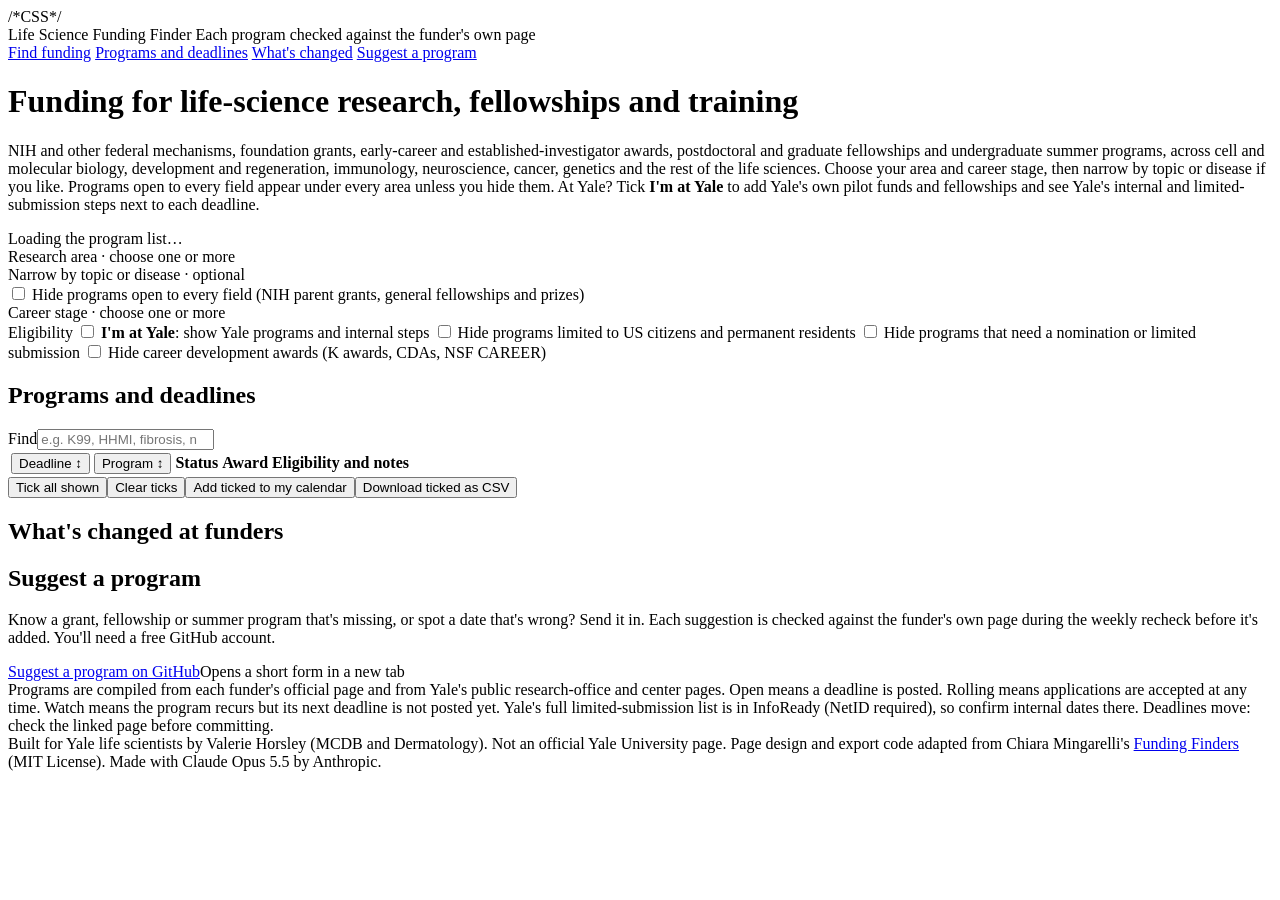
<file: engine/template.html>
<!doctype html>
<html lang="en">
<head>
<meta charset="utf-8">
<meta name="viewport" content="width=device-width,initial-scale=1">
<title>Life Science Funding Finder</title>
<meta name="description" content="Grants, fellowships, career awards, pilot funds and student programs for Yale life scientists, with Yale internal and limited-submission steps.">
</head>
<body>
<link rel="preconnect" href="https://fonts.googleapis.com">
<link rel="preconnect" href="https://fonts.gstatic.com" crossorigin>
<link rel="stylesheet" href="https://fonts.googleapis.com/css2?family=EB+Garamond:wght@400;500;600&family=Libre+Franklin:wght@400;500;600;700&display=swap">
/*CSS*/

<div class="site">
  <div class="site-in">
    <div class="site-top">
      <span class="site-title">Life Science Funding Finder</span>
      <span class="site-meta">Each program checked against the funder's own page</span>
    </div>
    <nav aria-label="Page sections">
      <a href="#find">Find funding</a>
      <a href="#allSec">Programs and deadlines</a>
      <a href="#changedSec">What's changed</a>
      <a href="#suggestSec">Suggest a program</a>
    </nav>
  </div>
</div>
<div class="wrap">
  <header id="find">
    <h1>Funding for life-science research, fellowships and training</h1>
    <p>NIH and other federal mechanisms, foundation grants, early-career and established-investigator awards, postdoctoral and graduate fellowships and undergraduate summer programs, across cell and molecular biology, development and regeneration, immunology, neuroscience, cancer, genetics and the rest of the life sciences. Choose your area and career stage, then narrow by topic or disease if you like. Programs open to every field appear under every area unless you hide them. At Yale? Tick <b>I'm at Yale</b> to add Yale's own pilot funds and fellowships and see Yale's internal and limited-submission steps next to each deadline.</p>
  </header>

  <div class="banner" id="banner">Loading the program list…</div>

  <section>
    <span class="steplbl">Research area <span class="hint">· choose one or more</span></span>
    <div class="fields" id="fields"></div>
  </section>

  <section>
    <span class="steplbl">Narrow by topic or disease <span class="hint">· optional</span></span>
    <div id="topics" class="topics"></div>
    <label class="tgen"><input type="checkbox" id="noAll"> Hide programs open to every field (NIH parent grants, general fellowships and prizes)</label>
  </section>

  <section>
    <span class="steplbl">Career stage <span class="hint">· choose one or more</span></span>
    <nav class="stages" id="stages" aria-label="Career stage"></nav>
  </section>

  <div class="elig">
    <span class="steplbl">Eligibility</span>
    <label><input type="checkbox" id="atYale"> <b>I'm at Yale</b>: show Yale programs and internal steps</label>
    <label><input type="checkbox" id="noUS"> Hide programs limited to US citizens and permanent residents</label>
    <label><input type="checkbox" id="noNom"> Hide programs that need a nomination or limited submission</label>
    <label><input type="checkbox" id="noCD"> Hide career development awards (K awards, CDAs, NSF CAREER)</label>
  </div>

  <div class="context" id="context"></div>

  <div class="panel" id="notes"></div>

  <section id="allSec">
    <h2 id="allTitle">Programs and deadlines</h2>
    <p class="sub" id="allSub"></p>
    <div class="controls">
      <div class="chips" id="dueChips"></div>
      <div class="chips" id="statusChips"></div>
      <div class="chips" id="catChips"></div>
      <label class="chips"><span class="lbl">Find</span><input id="q" class="search" type="search" placeholder="e.g. K99, HHMI, fibrosis, new"></label>
    </div>
    <div class="tablebox">
      <table>
        <thead><tr>
          <th><button data-sort="deadline">Deadline ↕</button></th>
          <th><button data-sort="name">Program ↕</button></th>
          <th>Status</th>
          <th>Award</th>
          <th>Eligibility and notes</th>
        </tr></thead>
        <tbody id="rows"></tbody>
      </table>
    </div>
    <div class="formrow"><button class="btn primary" id="viewAllBtn" hidden></button><span class="msg" id="pickCount"></span><button class="btn" id="pickAllBtn" type="button">Tick all shown</button><button class="btn" id="pickClearBtn" type="button">Clear ticks</button><button class="btn primary" id="icsBtn" type="button">Add ticked to my calendar</button><button class="btn" id="csvBtn" type="button">Download ticked as CSV</button><span class="msg" id="csvMsg"></span></div>
  </section>

  <section id="changedSec">
    <h2>What's changed at funders</h2>
    <ul class="changes" id="changes"></ul>
  </section>

  <section class="panel" id="suggestSec">
    <h2>Suggest a program</h2>
    <p>Know a grant, fellowship or summer program that's missing, or spot a date that's wrong? Send it in. Each suggestion is checked against the funder's own page during the weekly recheck before it's added. You'll need a free GitHub account.</p>
    <div class="formrow"><a class="btn primary" href="https://github.com/vhorsley/horsley-life-science-funding-finder/issues/new?template=suggest-program.yml" target="_blank" rel="noopener">Suggest a program on GitHub</a><span class="msg">Opens a short form in a new tab</span></div>
  </section>

  <footer id="foot">Programs are compiled from each funder's official page and from Yale's public research-office and center pages. Open means a deadline is posted. Rolling means applications are accepted at any time. Watch means the program recurs but its next deadline is not posted yet. Yale's full limited-submission list is in InfoReady (NetID required), so confirm internal dates there. Deadlines move: check the linked page before committing.</footer>
</div>
<div class="site-foot"><div class="site-foot-in"><span>Built for Yale life scientists by Valerie Horsley (MCDB and Dermatology). Not an official Yale University page. Page design and export code adapted from Chiara Mingarelli's <a href="https://github.com/ChiaraMingarelli/funding-finders">Funding Finders</a> (MIT License). Made with Claude Opus 5.5 by Anthropic.</span><span id="footDate"></span></div></div>

<!-- SNAPSHOT:START -->
<script id="snapshot" type="application/json">{{snapshot}}</script>
<!-- SNAPSHOT:END -->
<script>
/*EXPORT*/
expInit("lsff-picked",()=>DATA,"life-science-funding");
let EXP_SHOWN=[];
function expBar(r){EXP_SHOWN=r;const n=expPicked().length;$("icsBtn").disabled=!n;$("csvBtn").disabled=!n;$("pickCount").textContent=n?`${n} ticked for export`:"Tick the programs you're interested in to export them.";}

const TODAY = new Date(); TODAY.setHours(0,0,0,0);
const FIELDS = [
  {k:"cell", n:"Cell & Molecular Biology", c:["cell","struct"]},
  {k:"stem", n:"Stem Cells, Development & Regeneration", c:["stem"]},
  {k:"gen", n:"Genetics & Genomics", c:["gen"]},
  {k:"eco", n:"Ecology, Evolution & Plants", c:["eco"]},
  {k:"imm", n:"Immunology & Inflammation", c:["imm"]},
  {k:"fib", n:"Autoimmunity, Fibrosis & Rheumatology", c:["fib"]},
  {k:"derm", n:"Skin Biology & Dermatology", c:["derm"]},
  {k:"micro", n:"Microbiology & Infectious Disease", c:["micro"]},
  {k:"cancer", n:"Cancer", c:["cancer"]},
  {k:"neuro", n:"Neuroscience & Mental Health", c:["neuro"]},
  {k:"metab", n:"Metabolism, Diabetes & Liver", c:["metab"]},
  {k:"aging", n:"Aging", c:["aging"]},
  {k:"repro", n:"Women's & Reproductive Health", c:["repro"]},
  {k:"cardio", n:"Cardiovascular", c:["cardio"]},
  {k:"comp", n:"Computational & Quantitative Biology", c:["comp"]},
  {k:"trans", n:"Translational & Clinical", c:["trans"]},
  {k:"bioeng", n:"Bioengineering & Devices", c:["bioeng"]},
  {k:"*", n:"All areas", x:true}
];
const OLDF = {};
const TOPICS = [
  {k:"melanoma",n:"Melanoma & skin cancer",th:"cancer"},{k:"blood-cancer",n:"Blood cancers",th:"cancer"},{k:"pancreatic",n:"Pancreatic cancer",th:"cancer"},{k:"prostate",n:"Prostate cancer",th:"cancer"},{k:"pediatric-cancer",n:"Pediatric cancer",th:"cancer"},
  {k:"lupus",n:"Lupus",th:"fib"},{k:"scleroderma",n:"Scleroderma",th:"fib"},{k:"arthritis",n:"Arthritis & rheumatic disease",th:"fib"},{k:"ibd",n:"Inflammatory bowel disease",th:"imm"},{k:"psoriasis",n:"Psoriasis & inflammatory skin disease",th:"derm"},{k:"cf",n:"Cystic fibrosis",th:"gen"},
  {k:"alzheimers",n:"Alzheimer's & dementia",th:"neuro"},{k:"parkinsons",n:"Parkinson's disease",th:"neuro"},{k:"mental-health",n:"Mood & psychosis",th:"neuro"},{k:"eye",n:"Eye & vision",th:"neuro"},
  {k:"diabetes",n:"Diabetes",th:"metab"},{k:"liver",n:"Liver disease",th:"metab"},{k:"menopause",n:"Menopause",th:"repro"},{k:"pregnancy",n:"Pregnancy & preterm birth",th:"repro"},
  {k:"plant",n:"Plant biology",th:"eco"},{k:"global-health",n:"Global health",th:"trans"}
];
const TOPN = Object.fromEntries(TOPICS.map(t=>[t.k,t.n]));
const TAGN = {cell:"Cell & molecular",struct:"Biochemistry & structural",stem:"Stem cells & regeneration",derm:"Skin & dermatology",imm:"Immunology",fib:"Fibrosis & autoimmunity",cancer:"Cancer",neuro:"Neuroscience",gen:"Genetics & genomics",micro:"Microbiology & infection",metab:"Metabolism & endocrinology",aging:"Aging",repro:"Women's & reproductive health",cardio:"Cardiovascular",comp:"Computational biology",trans:"Translational & clinical",bioeng:"Bioengineering",eco:"Ecology & evolution",all:"All areas"};
const STAGES = [
  {k:"ug", n:"Undergraduates"},{k:"gr", n:"Graduate students"},{k:"pd", n:"Postdocs"},{k:"tt", n:"Faculty (early career)"},{k:"ten", n:"Faculty (established)"}
];
const STATUS = {open:"Open", rolling:"Rolling", watch:"Watch", closed:"Closed"};
const FNAME = Object.fromEntries(FIELDS.map(f=>[f.k,f.n])); const FCODES = Object.fromEntries(FIELDS.map(f=>[f.k,f.c||[]]));
const $ = id => document.getElementById(id);
const fmt = iso => new Date(iso+"T00:00:00").toLocaleDateString("en-US",{month:"short",day:"numeric",year:"numeric"});
const days = iso => Math.round((new Date(iso+"T00:00:00")-TODAY)/86400000);
const esc = s => String(s??"").replace(/[&<>"']/g,c=>({"&":"&amp;","<":"&lt;",">":"&gt;",'"':"&quot;","'":"&#39;"}[c]));
const safeUrl = u => (typeof u==="string" && /^https:\/\//i.test(u)) ? u : "";
const isoOk = s => typeof s==="string" && /^\d{4}-\d{2}-\d{2}$/.test(s);
const dcls = k => k<=14?"d-hot":k<=45?"d-warm":"d-cool";
const future = x => isoOk(x.d) && days(x.d)>=0;
const effStatus = x => (x.s==="open" && isoOk(x.d) && days(x.d)<0) ? "closed" : (STATUS[x.s]?x.s:"watch");
const arr = v => Array.isArray(v)?v:[];
const ls = {get:k=>{try{return localStorage.getItem(k);}catch(e){return null;}}, set:(k,v)=>{try{localStorage.setItem(k,v);}catch(e){}}};

let SNAP={programs:[],status:{},notes:{}};
try{ SNAP=JSON.parse(document.getElementById("snapshot").textContent); }catch(e){}
let DATA=arr(SNAP.programs), META=SNAP.status||{}, NOTES=SNAP.notes||{};
let fieldSel=new Set(["*"]), stageSel=new Set(["tt"]), fStatus="active", fCat="All", q="", sortKey="deadline", sortDir=1, fDue="42", noUS=false, noNom=false, noCD=false, noAll=false, atYale=false, topicSel=new Set();
{
  const okS=k=>STAGES.some(s=>s.k===k), list=v=>String(v||"").split(",").filter(Boolean);
  const h=location.hash.replace("#",""), ht=list(h.replace(/-/g,",")), hs=ht.filter(okS);
  const sf=[...new Set(list(ls.get("lsff-field")).map(k=>OLDF[k]||k))].filter(k=>FNAME[k]), ss=list(ls.get("lsff-stage")).filter(okS);
  if(sf.length) fieldSel=new Set(sf.includes("*")?["*"]:sf);
  if(hs.length) stageSel=new Set(hs); else if(ss.length) stageSel=new Set(ss);
  noUS=ls.get("lsff-nous")==="1"; noNom=ls.get("lsff-nonom")==="1"; noCD=ls.get("lsff-nocd")==="1"; noAll=ls.get("lsff-noall")==="1";
  topicSel=new Set(list(ls.get("lsff-topic")).filter(k=>/^(f:|t:)/.test(k)));
  atYale=ht.includes("yale")||ls.get("lsff-yale")==="1";
}
$("noUS").checked=noUS; $("noNom").checked=noNom; $("noCD").checked=noCD; $("noAll").checked=noAll; $("atYale").checked=atYale;
const sOrd=()=>STAGES.map(s=>s.k).filter(k=>stageSel.has(k)), fOrd=()=>FIELDS.map(f=>f.k).filter(k=>fieldSel.has(k));
const save=()=>{ls.set("lsff-field",fOrd().join(","));ls.set("lsff-stage",sOrd().join(","));ls.set("lsff-nous",noUS?"1":"0");ls.set("lsff-nonom",noNom?"1":"0");ls.set("lsff-nocd",noCD?"1":"0");ls.set("lsff-noall",noAll?"1":"0");ls.set("lsff-topic",[...topicSel].join(","));ls.set("lsff-yale",atYale?"1":"0");};

const inOneField = (x,f) => f==="*" || arr(x.fields).includes("all") || arr(x.fields).some(c=>(FCODES[f]||[]).includes(c));
const inField = (x,f) => f ? inOneField(x,f) : [...fieldSel].some(k=>inOneField(x,k));
const inStage = (x,s) => s ? arr(x.stages).includes(s) : arr(x.stages).some(k=>stageSel.has(k));
const toggle = (set,k,all) => { if(all&&k===all){set.clear();set.add(all);return;} if(all) set.delete(all);
  if(set.has(k)){ if(set.size>1) set.delete(k); } else set.add(k); if(all&&!set.size) set.add(all); };
const chipName = k => k.startsWith("f:") ? (TAGN[k.slice(2)]||k) : (TOPN[k.slice(2)]||k);
const fLabel = () => (fieldSel.has("*") ? FNAME["*"] : fOrd().map(k=>FNAME[k]).join(" + "))+(topicSel.size?": "+[...topicSel].map(chipName).join(", "):"");
const sLabel = () => sOrd().map(k=>STAGES.find(s=>s.k===k).n).join(" + ");
const yaleOnly = x => String(x.id).startsWith("yale-") || /\byale\b/i.test(x.f||"");
const ys = x => atYale ? x.yale : null;
const isGen = x => arr(x.fields).includes("all");
const chipHit = (x,k) => k.startsWith("f:") ? !isGen(x)&&arr(x.fields).includes(k.slice(2)) : arr(x.t).includes(k.slice(2));
const inTopic = x => !topicSel.size || [...topicSel].some(k=>chipHit(x,k));
const eligible = x => !(noAll && isGen(x)) && !(noUS && x.us) && !(noNom && x.nom) && !(noCD && x.cd) && (atYale || !yaleOnly(x));
const active = x => effStatus(x)!=="closed";
const scope = () => DATA.filter(x=>inField(x)&&inStage(x)&&eligible(x)&&inTopic(x));

function banner(){
  const b=$("banner");
  if(!DATA.length){ b.textContent="No programs loaded."; return; }
  const lc=isoOk(META.lastChecked)?fmt(META.lastChecked):"—";
  const la=DATA.reduce((m,x)=>isoOk(x.added)&&x.added>m?x.added:m,"");
  b.innerHTML=`<span><b>${DATA.length}</b> programs · last checked <b>${esc(lc)}</b>${la?` · newest additions <b>${esc(fmt(la))}</b>`:""}</span>`;
  $("footDate").textContent=isoOk(META.lastChecked)?`Catalog checked ${fmt(META.lastChecked)}`:"";
}
function fieldButtons(){
  const box=$("fields");
  box.innerHTML=FIELDS.map(f=>{
    const n=DATA.filter(x=>inField(x,f.k)&&inStage(x)&&eligible(x)&&active(x)).length;
    return `<button class="fbtn${f.x?" x":""}" data-k="${f.k}" aria-pressed="${fieldSel.has(f.k)}" title="${n} program${n===1?"":"s"}"><span class="fn">${f.n}</span><span class="fc">${n}</span></button>`;
  }).join("");
  box.querySelectorAll(".fbtn").forEach(b=>b.onclick=()=>{toggle(fieldSel,b.dataset.k,"*");pruneTopics();fCat="All";save();renderAll();});
}
const themesShown = () => FIELDS.filter(f=>!f.x&&(fieldSel.has("*")||fieldSel.has(f.k)));
const themeChips = th => [...(th.c.length>1?th.c.map(c=>"f:"+c):[]), ...TOPICS.filter(t=>t.th===th.k).map(t=>"t:"+t.k)];
function pruneTopics(){ const ok=new Set(themesShown().flatMap(themeChips)); [...topicSel].forEach(k=>{if(!ok.has(k)) topicSel.delete(k);}); }
function topicChips(){
  const base=DATA.filter(x=>inField(x)&&inStage(x)&&eligible(x)&&active(x));
  const groups=themesShown().map(th=>{
    const cs=themeChips(th).map(k=>[k,base.filter(x=>chipHit(x,k)).length]).filter(([k,n])=>n||topicSel.has(k));
    return cs.length?`<div class="tgroup"><span class="tlbl">${esc(th.n)}</span><div class="tchips">${cs.map(([k,n])=>`<button class="chip" data-t="${esc(k)}" aria-pressed="${topicSel.has(k)}">${esc(chipName(k))} <span class="cn">${n}</span></button>`).join("")}</div></div>`:"";
  }).join("");
  $("topics").innerHTML=groups+(topicSel.size?`<button class="mini" id="topicClear" type="button">Clear topics</button>`:"");
  $("topics").querySelectorAll("[data-t]").forEach(b=>b.onclick=()=>{const k=b.dataset.t; topicSel.has(k)?topicSel.delete(k):topicSel.add(k); fCat="All"; save(); renderAll();});
  if(topicSel.size) $("topicClear").onclick=()=>{topicSel.clear();save();renderAll();};
}
function stageTabs(){
  const nav=$("stages");
  nav.innerHTML=STAGES.map(s=>{
    const rows=DATA.filter(x=>inField(x)&&inStage(x,s.k)&&eligible(x));
    const soon=rows.filter(x=>future(x)&&active(x)&&days(x.d)<=30).length;
    return `<button class="stage" data-k="${s.k}" aria-pressed="${stageSel.has(s.k)}"><span class="sn">${s.n}</span><span class="sc">${rows.filter(active).length} active · ${soon} due in 30 d</span></button>`;
  }).join("");
  nav.querySelectorAll(".stage").forEach(b=>b.onclick=()=>{toggle(stageSel,b.dataset.k);fCat="All";save();renderAll();});
}
function context(){
  const rows=scope(); const sN=sLabel();
  const up=rows.filter(x=>future(x)&&active(x));
  $("context").innerHTML=`<span><b>${esc(fLabel())}</b> · ${esc(sN)}</span>`+
    `<span class="stat"><b>${up.filter(x=>days(x.d)<=30).length}</b> due in 30 days</span>`+
    `<span class="stat"><b>${rows.filter(x=>x.s==="rolling").length}</b> rolling</span>`+
    `<span class="stat"><b>${rows.filter(x=>x.s==="watch").length}</b> on watch</span>`+
    `<span class="stat"><b>${rows.length}</b> programs</span>`;
}
const nextDate = x => { const c=[]; if(future(x)) c.push(x.d); if(ys(x) && isoOk(ys(x).d) && days(ys(x).d)>=0) c.push(ys(x).d); return c.sort()[0]||null; };
function notes(){
  const ns=sOrd().map(k=>NOTES[k]).filter(Boolean).map(n=>({title:n.title,items:arr(n.items).filter(i=>atYale||!i.yale)})).filter(n=>n.items.length); const box=$("notes");
  if(!ns.length){box.hidden=true;return;} box.hidden=false;
  box.innerHTML=ns.map(n=>`<h2>${esc(n.title||"")}</h2><ul>${arr(n.items).map(i=>`<li><b>${esc(i.b)}</b> ${esc(i.t)}</li>`).join("")}</ul>`).join("");
}
function changes(){
  const c=arr(NOTES.changes); $("changedSec").hidden=!c.length;
  $("changes").innerHTML=c.map(c=>`<li><b>${esc(c.b)}</b>${esc(c.t)}</li>`).join("");
}
function chips(){
  const dc=$("dueChips"), isN=fStatus==="new";
  const dues=[["new","New this week"],["42","Due in the next 6 weeks"],["all","All"]];
  dc.innerHTML=`<span class="lbl">Show</span>`+dues.map(([k,l])=>`<button class="chip" data-k="${k}" aria-pressed="${k==="new"?isN:!isN&&k===fDue}">${l}</button>`).join("");
  dc.querySelectorAll(".chip").forEach(b=>b.onclick=()=>{const k=b.dataset.k; if(k==="new") fStatus=isN?"active":"new"; else {fDue=k; if(isN) fStatus="active";} render();});
  const opts=[["active","Active (open, rolling, watch)"],["open","Open"],["rolling","Rolling"],["watch","Watch"]];
  const stVal=fStatus==="new"?"active":fStatus;
  $("statusChips").innerHTML=`<label class="lbl" for="statusSel">Status</label><select class="sel" id="statusSel">${opts.map(([k,l])=>`<option value="${k}"${k===stVal?" selected":""}>${l}</option>`).join("")}</select>`;
  $("statusSel").onchange=e=>{fStatus=e.target.value;render();};
  const cats=["All",...[...new Set(scope().map(x=>x.c))].filter(Boolean).sort()];
  if(!cats.includes(fCat)) fCat="All";
  $("catChips").innerHTML=`<label class="lbl" for="catSel">Type</label><select class="sel" id="catSel">${cats.map(k=>`<option value="${esc(k)}"${k===fCat?" selected":""}>${k==="All"?"All types":esc(k)}</option>`).join("")}</select>`;
  $("catSel").onchange=e=>{fCat=e.target.value;render();};
}
function isNew(x){return isoOk(x.added)&&(!isoOk(META.launch)||x.added>META.launch)&&days(x.added)>=-7&&days(x.added)<=0;}
function noWin(){return fStatus==="new"||q==="new";}
function filtered(due=fDue){
  let r=scope().filter(x=>{
    const st=effStatus(x);
    if(fStatus==="new"){if(!isNew(x)) return false;}
    else if(fStatus==="active"&&st==="closed") return false;
    if(!["active","new"].includes(fStatus)&&st!==fStatus) return false;
    if(fCat!=="All"&&x.c!==fCat) return false;
    if(due!=="all"&&!noWin()){const nd=nextDate(x); if(!nd||days(nd)>+due) return false;}
    if(q==="new"){if(!isNew(x)) return false;}
    else if(q){const h=[x.n,x.f,x.e,x.a,x.c,x.dt,arr(x.fields).map(f=>TAGN[f]||f).join(" "),arr(x.t).map(t=>TOPN[t]||t).join(" "),ys(x)?ys(x).t:""].join(" ").toLowerCase(); if(!h.includes(q)) return false;}
    return true;});
  const order={open:1,rolling:2,watch:3,closed:4};
  const key=x=>{const nd=nextDate(x); return nd?"0"+nd:order[effStatus(x)]+"";};
  r.sort((a,b)=> sortKey==="name" ? sortDir*String(a.n).localeCompare(String(b.n)) : sortDir*key(a).localeCompare(key(b)));
  return r;
}
function render(){
  chips();
  $("allTitle").textContent=`Programs and deadlines · ${fLabel()} · ${sLabel()}`;
  let r=filtered(), autoAll=false;
  if(fDue!=="all"&&!noWin()&&!r.length){const ra=filtered("all"); if(ra.length){r=ra;autoAll=true;}}
  expBar(r);
  const windowed=fDue!=="all"&&!noWin()&&!autoAll, more=windowed?filtered("all").length-r.length:0;
  $("allSub").textContent=(autoAll?`Nothing is due in the next 6 weeks for this selection, so all ${r.length} program${r.length===1?" is":"s are"} shown, soonest deadline first.`:windowed?`${r.length} program${r.length===1?"":"s"} due in the next 6 weeks, soonest first.${more?` ${more} more have later, rolling or not-yet-announced deadlines.`:""}`:`${r.length} program${r.length===1?"":"s"}, soonest deadline first.`)+((fStatus==="new"||q==="new")?" Showing programs added in the last 7 days.":"")+" When a Yale internal step comes first, its date is shown first.";
  if(autoAll) $("dueChips").querySelectorAll(".chip").forEach(b=>b.setAttribute("aria-pressed",String(b.dataset.k==="all")));
  const vb=$("viewAllBtn"); vb.hidden=!(windowed&&more); vb.textContent=`View all ${r.length+more} programs`;
  vb.onclick=()=>{fDue="all";render();$("allSec").scrollIntoView({block:"start"});};
  $("rows").innerHTML=r.map(x=>{
    const st=effStatus(x);
    let dl;
    const yFut=ys(x)&&isoOk(ys(x).d)&&days(ys(x).d)>=0, yFirst=yFut&&(!future(x)||ys(x).d<x.d);
    const cd=k=>`<span class="${dcls(k)}">(${k===0?"today":k+"d"})</span>`;
    if(yFirst){const k=days(ys(x).d);
      dl=`${fmt(ys(x).d)} ${cd(k)}<span class="ylab">Yale internal</span><span class="ext">External deadline: ${future(x)?fmt(x.d):"to be announced"}</span><small>${esc(x.dt)}</small>`;}
    else if(future(x)){dl=`${fmt(x.d)} ${cd(days(x.d))}<small>${esc(x.dt)}</small>`;}
    else if(isoOk(x.d)){dl=`—<small>Last: ${fmt(x.d)}. ${esc(x.dt)}</small>`;}
    else dl=`—<small>${esc(x.dt)}</small>`;
    if(ys(x)){ const yd=yFirst?"Yale step":isoOk(ys(x).d)?(days(ys(x).d)>=0?`Yale: ${fmt(ys(x).d)}`:`Yale internal deadline passed: ${fmt(ys(x).d)}`):"Yale step"; dl+=`<span class="yd">${esc(yd)}. ${esc(ys(x).t)}</span>`; }
    const tags=(isNew(x)?`<span class="tag new" title="Added ${esc(fmt(x.added))}">New</span>`:"")+(arr(x.fields).includes("all")?`<span class="tag">all fields</span>`:arr(x.fields).map(f=>`<span class="tag">${esc(TAGN[f]||f)}</span>`).join(""))+arr(x.t).map(t=>`<span class="tag topic">${esc(TOPN[t]||t)}</span>`).join("")
      +(x.us?`<span class="tag flag">US citizens/PR</span>`:"")+(x.nom?`<span class="tag flag">nomination / limited</span>`:"")+(x.cd?`<span class="tag">career development</span>`:"");
    const yl=ys(x)&&safeUrl(ys(x).u)?`<a href="${esc(safeUrl(ys(x).u))}" target="_blank" rel="noopener">Yale page</a>`:"";
    const meta=[expCalLinks(x),yl,isoOk(x.checked)?`checked ${fmt(x.checked)}`:""].filter(Boolean).map(m=>`<span>${m}</span>`).join("");
    return `<tr><td class="dl" data-l="">${dl}</td>
      <td data-l="" style="min-width:240px"><div class="pname"><input type="checkbox" class="pickbox" data-pick="${esc(x.id)}" ${EXP.picked.has(x.id)?"checked":""} aria-label="Tick ${esc(x.n)} for export" title="Tick to export">${safeUrl(x.u)?`<a href="${esc(safeUrl(x.u))}" target="_blank" rel="noopener">${esc(x.n)}</a>`:esc(x.n)}</div><div class="funder">${esc(x.f)} · ${esc(x.c)}</div><div class="tags">${tags}</div>${meta?`<div class="meta">${meta}</div>`:""}</td>
      <td data-l=""><span class="pill s-${st}">${STATUS[st]}</span></td>
      <td data-l="${x.a?"Award":""}" style="min-width:160px">${esc(x.a)}</td>
      <td data-l="Eligibility and notes" style="min-width:300px"><div class="note">${esc(x.e)}${x.unv?` <span class="unv">unconfirmed: ${esc(x.unv)}</span>`:""}</div></td></tr>`;
  }).join("")||`<tr><td colspan="5" class="empty">${windowed?"Nothing due in the next 6 weeks for this selection.":"No programs match these filters."}</td></tr>`;
  $("rows").querySelectorAll("[data-pick]").forEach(cb=>cb.onchange=()=>{expToggle(cb.dataset.pick,cb.checked);expBar(EXP_SHOWN);});
}
function renderAll(){banner();fieldButtons();topicChips();stageTabs();context();notes();changes();render();}

$("icsBtn").onclick=()=>expSaveFile("ics",$("csvMsg"));
$("csvBtn").onclick=()=>expSaveFile("csv",$("csvMsg"));
$("pickAllBtn").onclick=()=>{EXP_SHOWN.forEach(x=>EXP.picked.add(x.id));expSave();render();};
$("pickClearBtn").onclick=()=>{EXP.picked.clear();expSave();render();$("csvMsg").textContent="";};
document.querySelectorAll("th button").forEach(b=>b.onclick=()=>{const k=b.dataset.sort;if(sortKey===k)sortDir*=-1;else{sortKey=k;sortDir=1;}render();});
$("q").addEventListener("input",e=>{q=e.target.value.trim().toLowerCase();render();});
$("noUS").onchange=e=>{noUS=e.target.checked;save();renderAll();};
$("atYale").onchange=e=>{atYale=e.target.checked;save();renderAll();};
$("noNom").onchange=e=>{noNom=e.target.checked;save();renderAll();};
$("noCD").onchange=e=>{noCD=e.target.checked;save();renderAll();};
$("noAll").onchange=e=>{noAll=e.target.checked;save();renderAll();};
pruneTopics();
renderAll();
</script>
</body>
</html>
</file>
